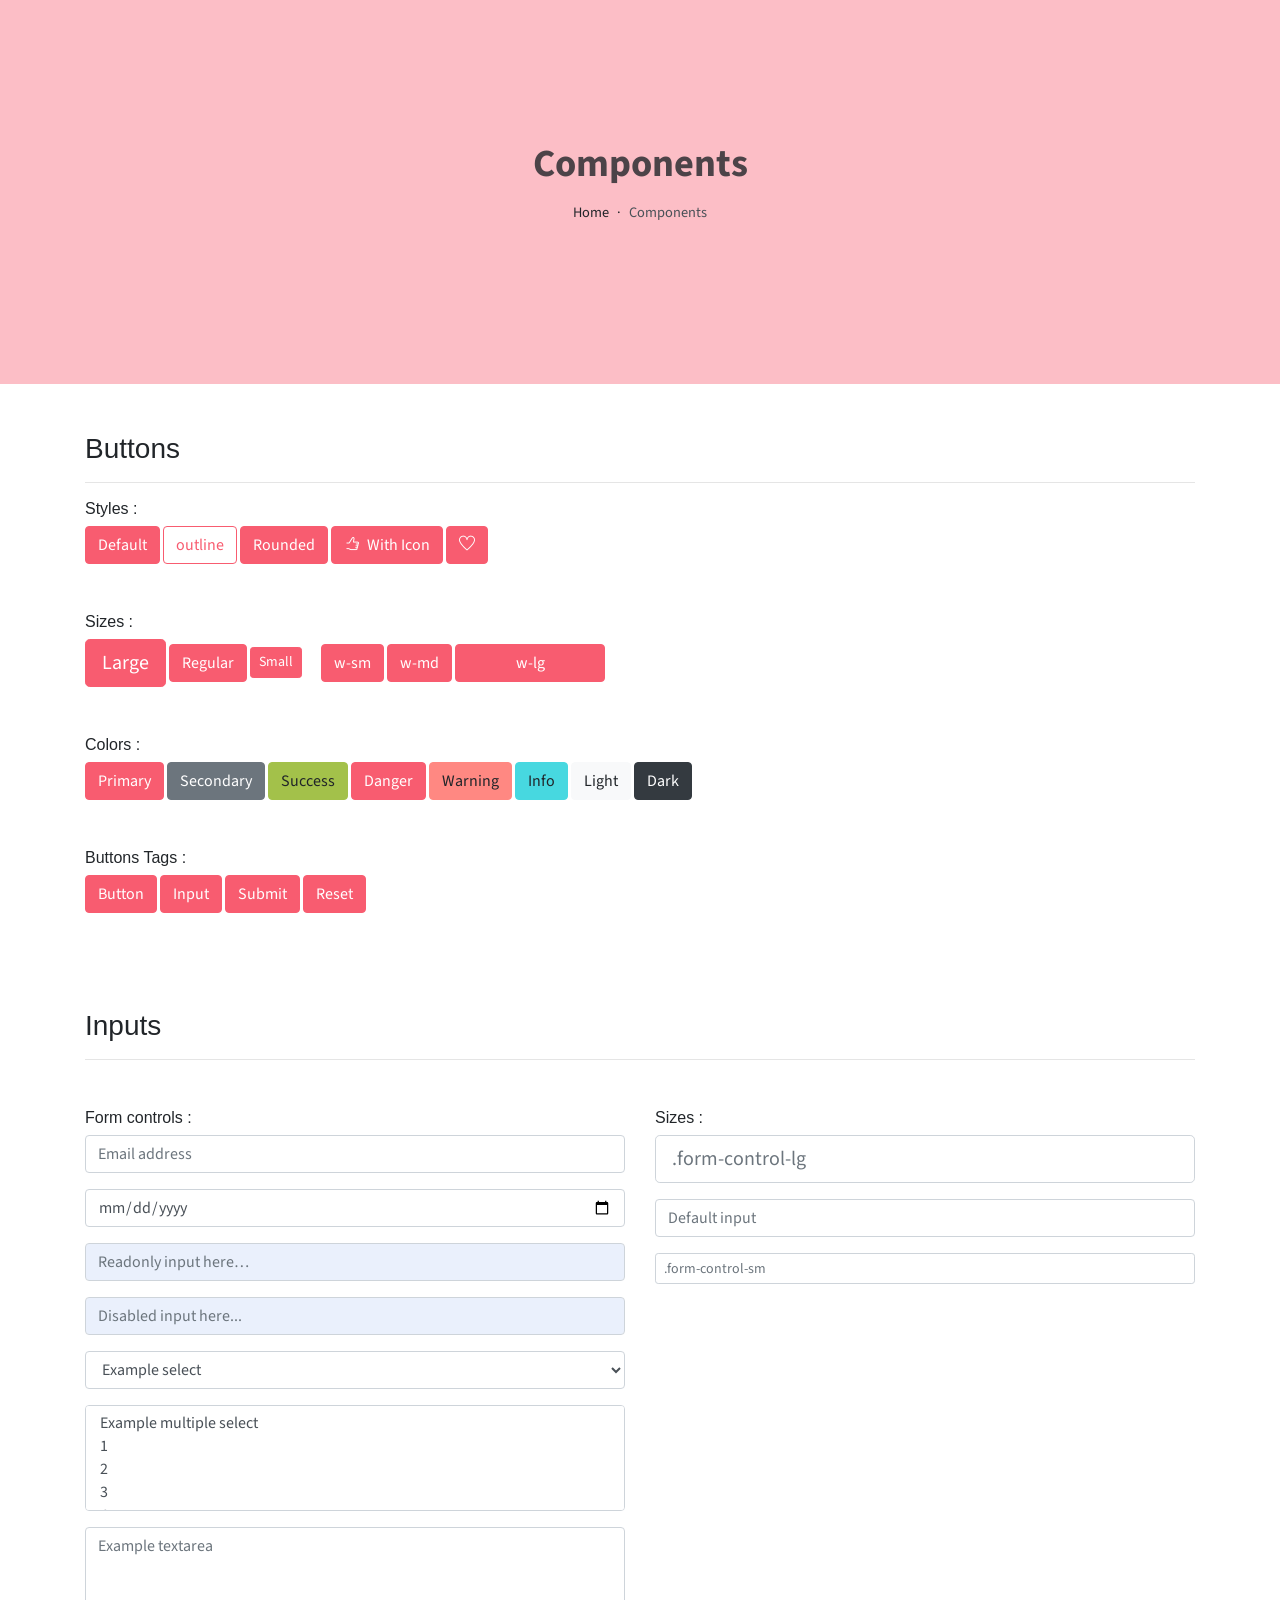
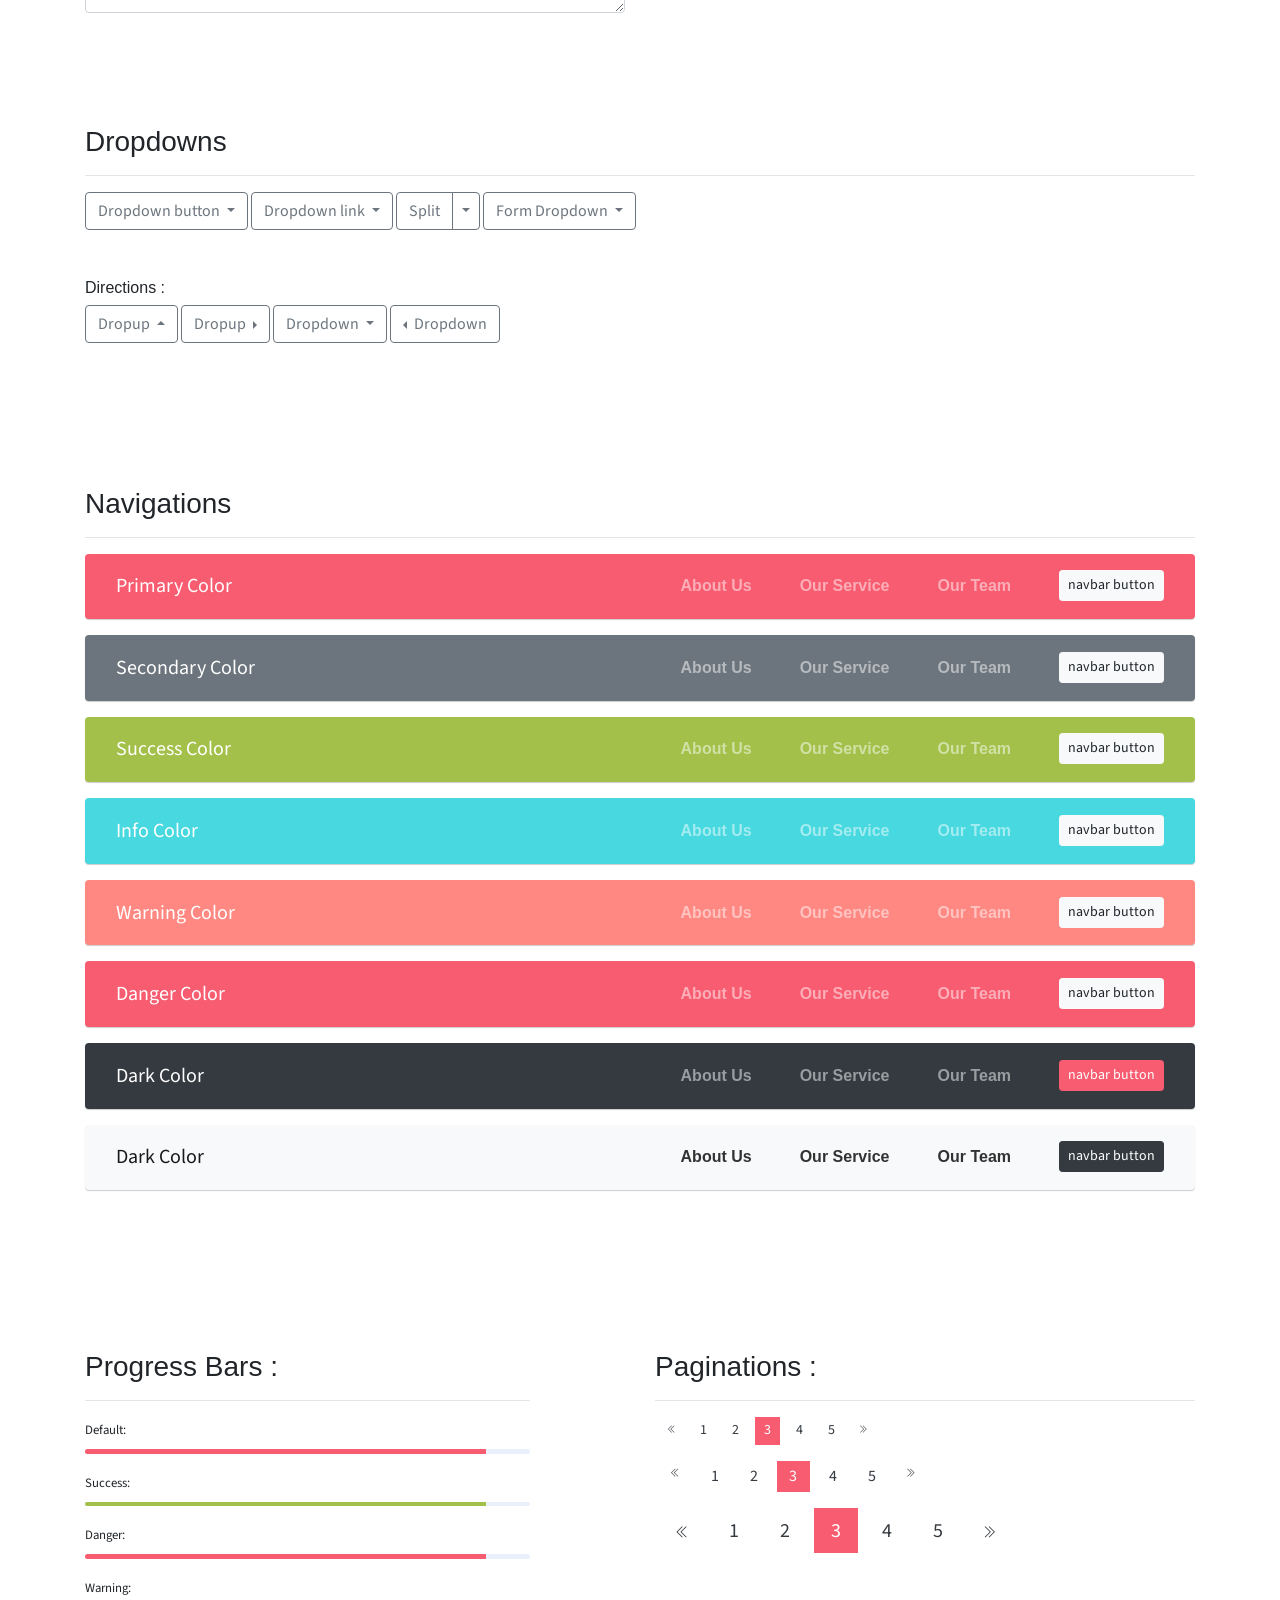
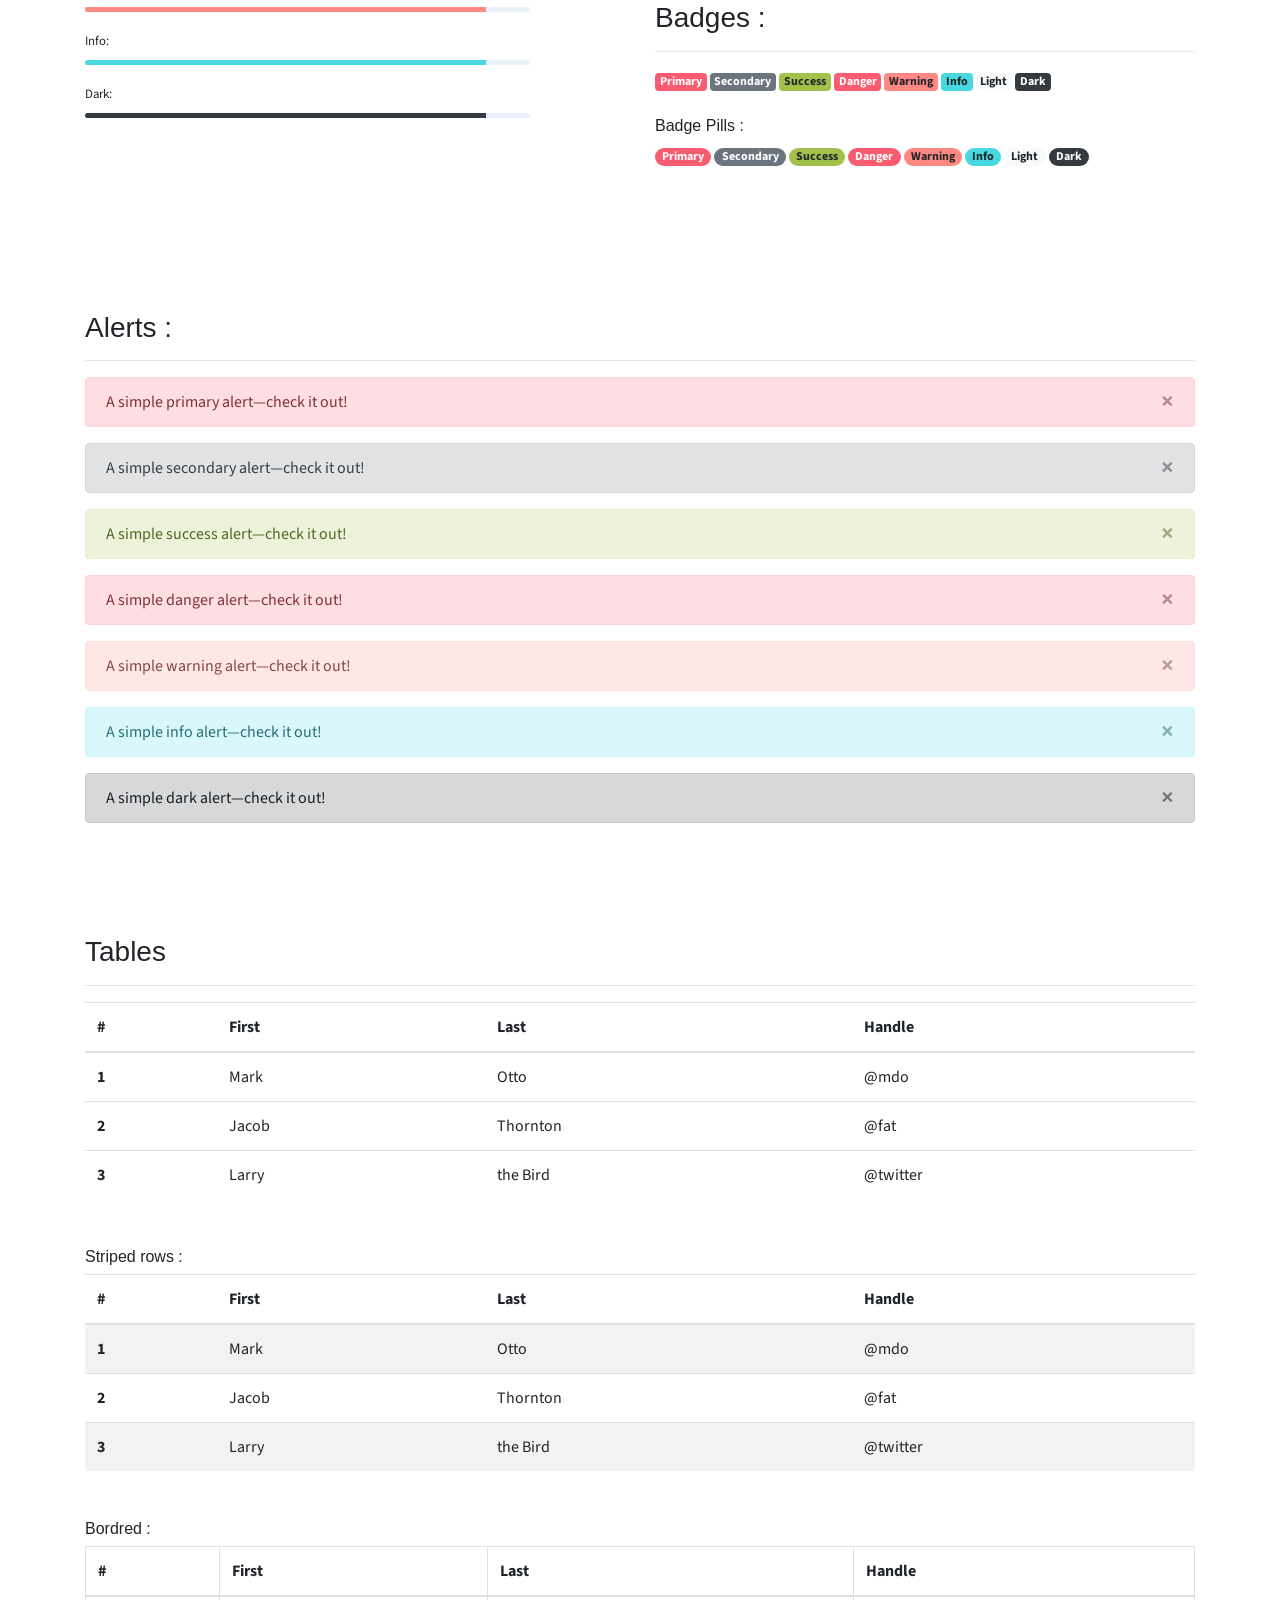
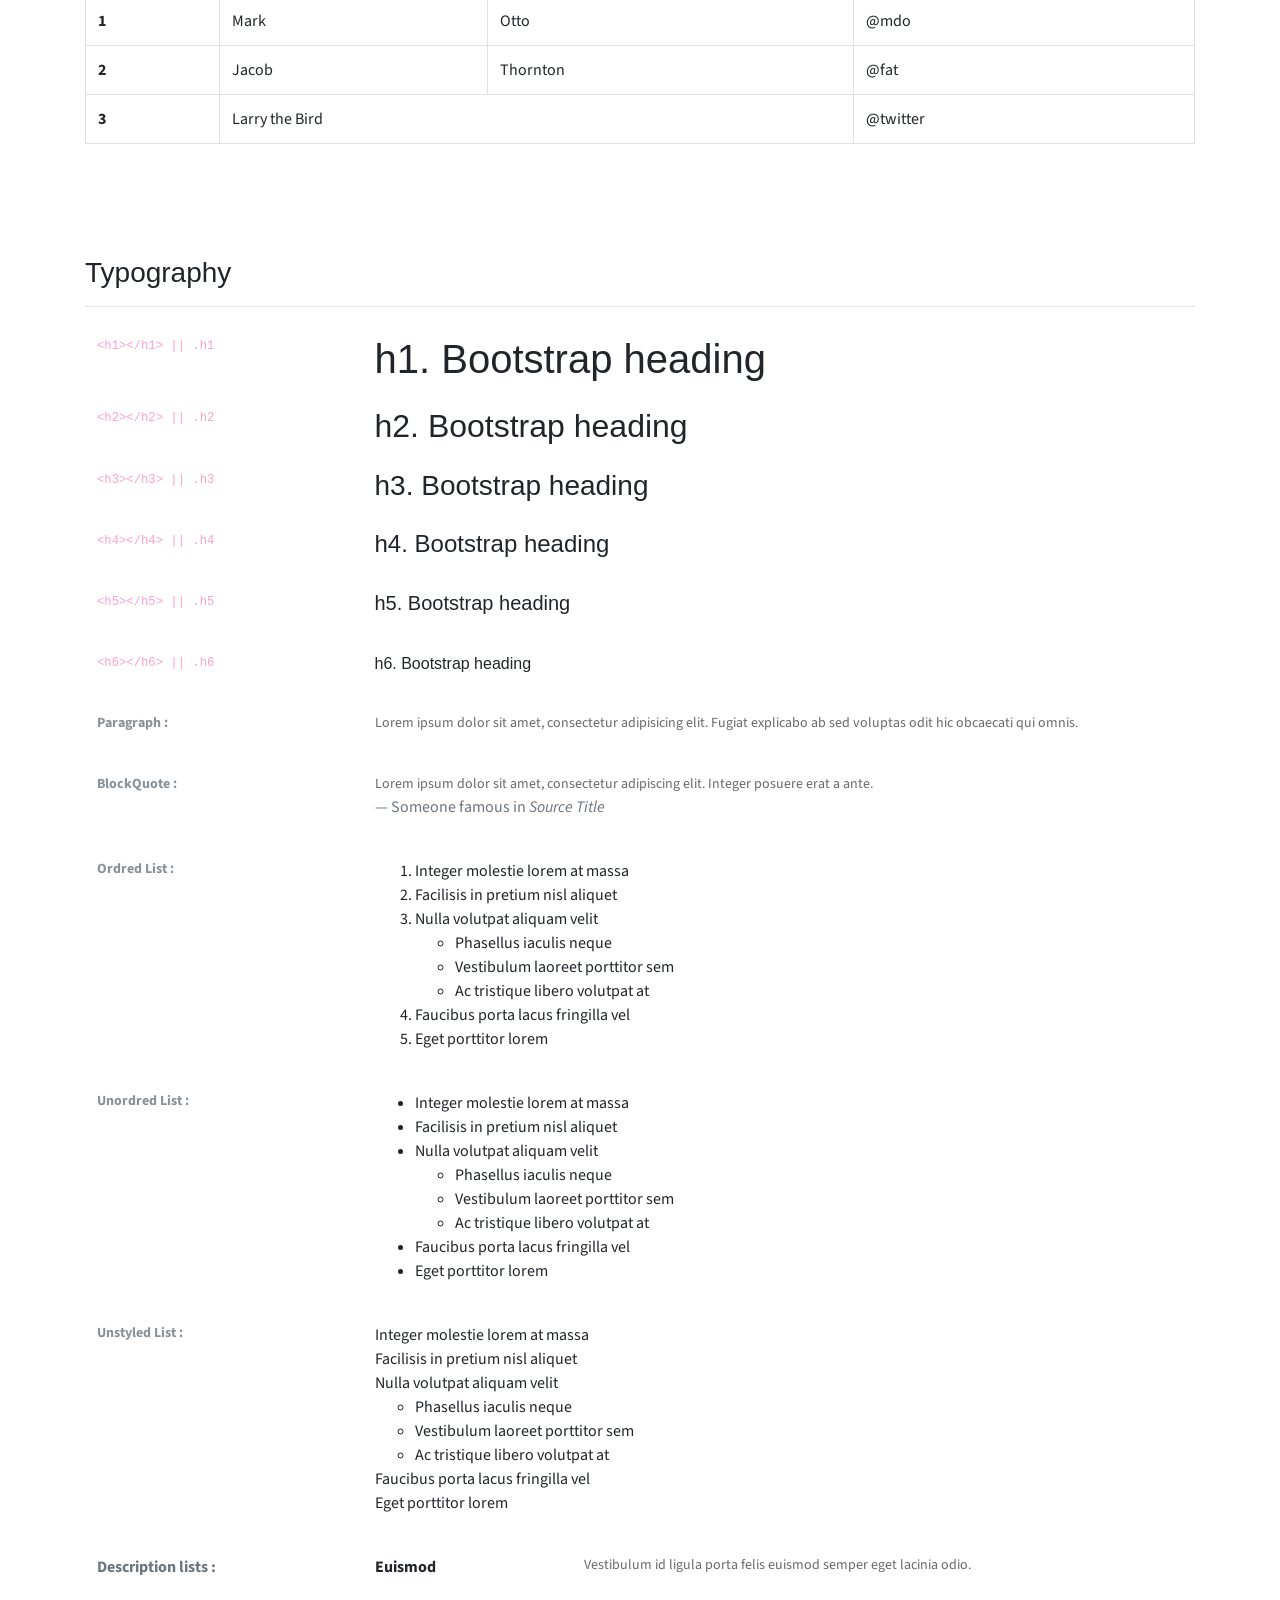
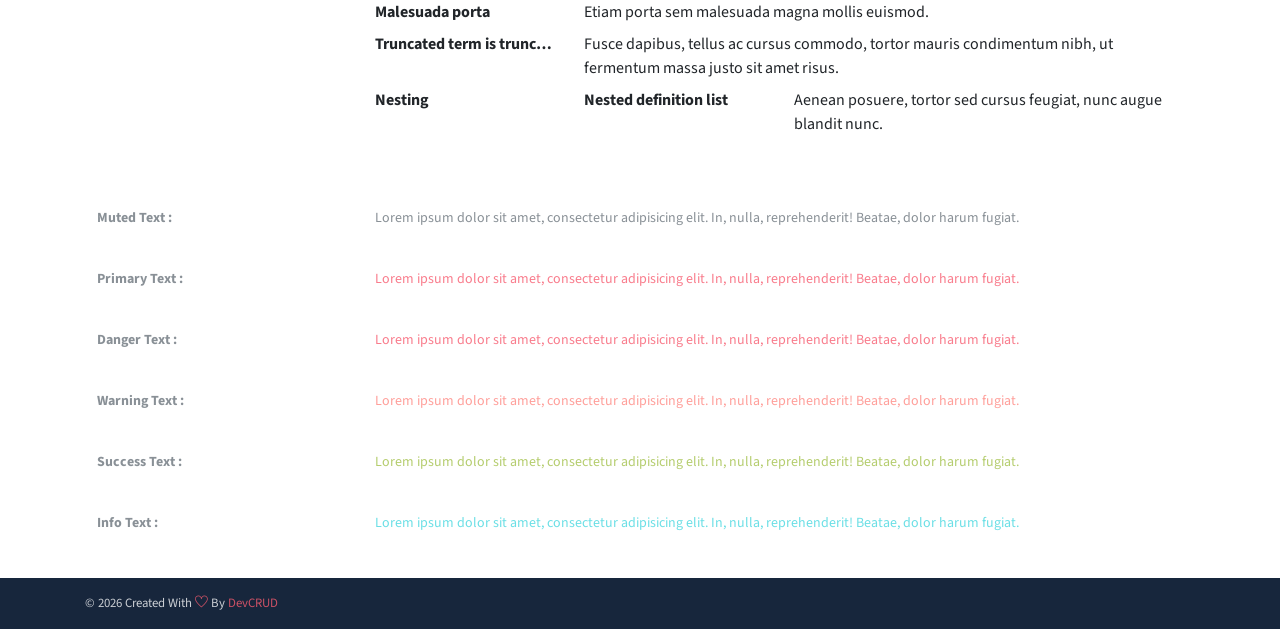
<file: public_html/components.html>
<!DOCTYPE html>
<html lang="en">
<head>
   <meta charset="utf-8">
   <meta name="viewport" content="width=device-width, initial-scale=1, shrink-to-fit=no">
   <meta name="description" content="Start your development with JohnDoe landing page.">
   <meta name="author" content="Devcrud">
   <title>JohnDoe Landing page | Components</title>
   <link rel="icon" href="assets/imgs/favicon.png" type="image/png">
   <!-- font icons -->
   <link rel="stylesheet" href="assets/vendors/themify-icons/css/themify-icons.css">
   <!-- Bootstrap + Steller  -->
   <link rel="stylesheet" href="assets/css/johndoe.css">
</head>
<body>

   <!-- Page Header -->
   <header class="header header-mini"> 
      <div class="header-title">Components</div> 
      <nav aria-label="breadcrumb">
         <ol class="breadcrumb">
            <li class="breadcrumb-item"><a href="/">Home</a></li>
            <li class="breadcrumb-item active" aria-current="page">Components</li>
         </ol>
      </nav>
   </header> <!-- End Of Page Header -->

   <!-- main content -->
   <div class="container">

      <!-- Buttons -->
      <h3 class="mt-5">Buttons</h3>
      <hr>
      <h6 class="section-secondary-title">Styles :</h6>
      <button class="btn btn-primary">Default</button>
      <button class="btn btn-outline-primary">outline</button>
      <button class="btn btn-primary rounded">Rounded</button>
      <button class="btn btn-primary rounded"><i class="ti-thumb-up pr-1"></i> With Icon</button>
      <button class="btn btn-primary circle"><i class="ti-heart"></i></button>

      <h6 class="section-secondary-title mt-5">Sizes :</h6>
      <button class="btn btn-primary btn-lg">Large</button>
      <button class="btn btn-primary ">Regular</button>
      <button class="btn btn-primary btn-sm">Small</button>
      <button class="btn btn-primary w-sm ml-3">w-sm</button>
      <button class="btn btn-primary w-md">w-md</button>
      <button class="btn btn-primary w-lg">w-lg</button>

      <h6 class="section-secondary-title mt-5">Colors :</h6>          
      <button type="button" class="btn btn-primary">Primary</button>
      <button type="button" class="btn btn-secondary">Secondary</button>
      <button type="button" class="btn btn-success">Success</button>
      <button type="button" class="btn btn-danger">Danger</button>
      <button type="button" class="btn btn-warning">Warning</button>
      <button type="button" class="btn btn-info">Info</button>
      <button type="button" class="btn btn-light">Light</button>
      <button type="button" class="btn btn-dark">Dark</button>

      <h6 class="section-secondary-title mt-5">Buttons Tags :</h6>
      <button class="btn btn-primary" type="submit">Button</button>
      <input class="btn btn-primary" type="button" value="Input">
      <input class="btn btn-primary" type="submit" value="Submit">
      <input class="btn btn-primary" type="reset" value="Reset">
      
      <!-- devider -->
      <div class="py-5"></div>

      <!-- Inputs -->
      <h3>Inputs</h3>
      <hr>
      <div class="row mt-5">
         <div class="col-md-6">
            <h6 class="section-secondary-title">Form controls :</h6>        
            <div class="form-group">
               <input type="email" class="form-control" id="exampleFormControlInput1" placeholder="Email address">
            </div>
            <div class="form-group">
               <input type="date" class="form-control" id="exampleFormControlInput1" placeholder="Date">
            </div>
            <div class="form-group">
               <input class="form-control" type="text" placeholder="Readonly input here…" readonly>
            </div>
            <div class="form-group">
               <input class="form-control" id="disabledInput" type="text" placeholder="Disabled input here..." disabled>
            </div>
            <div class="form-group">
               <select class="form-control" id="exampleFormControlSelect1">
                  <option>Example select</option>
                  <option>1</option>
                  <option>2</option>
                  <option>3</option>
                  <option>4</option>
                  <option>5</option>
               </select>
            </div>
            <div class="form-group">
               <select multiple class="form-control" id="exampleFormControlSelect2">
                  <option>Example multiple select</option>
                  <option>1</option>
                  <option>2</option>
                  <option>3</option>
                  <option>4</option>
                  <option>5</option>
               </select>
            </div>
            <div class="form-group">
               <textarea class="form-control" id="exampleFormControlTextarea1" rows="3" placeholder="Example textarea"></textarea>
            </div>
         </div>
         <div class="col-md-6">
            <h6 class="section-secondary-title">Sizes :</h6>    
            <div class="form-group">
               <input class="form-control form-control-lg" type="text" placeholder=".form-control-lg">             
            </div>
            <div class="form-group">
               <input class="form-control" type="text" placeholder="Default input">
            </div>
            <div class="form-group">
               <input class="form-control form-control-sm" type="text" placeholder=".form-control-sm"> 
            </div>
         </div>
      </div> <!-- end of inputs -->   

      <!-- devider -->
      <div class="py-5"></div>             

      <!-- Dropdowns -->
      <h3 class="components-section-title font-weight-normal">Dropdowns</h3>
      <hr>
      <div class="dropdown d-inline-block">
         <button class="btn btn-outline-secondary dropdown-toggle" type="button" id="dropdownMenuButton" data-toggle="dropdown" aria-haspopup="true" aria-expanded="false">
         Dropdown button
         </button>
         <div class="dropdown-menu" aria-labelledby="dropdownMenuButton">
         <a class="dropdown-item" href="#">Action</a>
         <a class="dropdown-item" href="#">Another action</a>
         <a class="dropdown-item" href="#">Something else here</a>
         </div>
      </div>
      <div class="dropdown d-inline-block">
         <a class="btn btn-outline-secondary dropdown-toggle" href="#" role="button" id="dropdownMenuLink" data-toggle="dropdown" aria-haspopup="true" aria-expanded="false">
            Dropdown link
         </a>
         <div class="dropdown-menu" aria-labelledby="dropdownMenuLink">
            <a class="dropdown-item" href="#">Action</a>
            <a class="dropdown-item" href="#">Another action</a>
            <a class="dropdown-item" href="#">Something else here</a>
         </div>
      </div>
      <div class="btn-group">
         <button type="button" class="btn btn-outline-secondary">Split</button>
         <button type="button" class="btn btn-outline-secondary dropdown-toggle dropdown-toggle-split" data-toggle="dropdown" aria-haspopup="true" aria-expanded="false">
         <span class="sr-only">Toggle Dropdown</span>
         </button>
         <div class="dropdown-menu">
            <a class="dropdown-item" href="#">Action</a>
            <a class="dropdown-item" href="#">Another action</a>
            <a class="dropdown-item" href="#">Something else here</a>
            <div class="dropdown-divider"></div>
            <a class="dropdown-item" href="#">Separated link</a>
         </div>
      </div>
      <div class="btn-group">
         <button class="btn btn-outline-secondary dropdown-toggle" type="button" id="dropdownMenuButton" data-toggle="dropdown" aria-haspopup="true" aria-expanded="false">
            Form Dropdown
         </button>
         <div class="dropdown-menu form">
            <form class="px-4 py-3">
               <div class="form-group">
                  <input type="email" class="form-control" id="exampleDropdownFormEmail1" placeholder="email@example.com">
               </div>
               <div class="form-group">
                  <input type="password" class="form-control" id="exampleDropdownFormPassword1" placeholder="Password">
               </div>
               <div class="form-check mb-3">
                  <input type="checkbox" class="form-check-input" id="dropdownCheck">
                  <label class="form-check-label" for="dropdownCheck">
                     Remember me
                  </label>
               </div>
               <button type="submit" class="btn btn-primary btn-block">Sign in</button>
            </form>
            <div class="dropdown-divider"></div>
            <a class="dropdown-item" href="#"><small>New around here? Sign up</small></a>
            <a class="dropdown-item" href="#"><small>Forgot password?</small></a>
         </div>
      </div>       
      <h6 class="section-secondary-title mt-5">Directions :</h6>  
      <div class="btn-group dropup">
         <button type="button" class="btn btn-outline-secondary dropdown-toggle" data-toggle="dropdown" aria-haspopup="true" aria-expanded="false">
            Dropup
         </button>
         <div class="dropdown-menu">
            <a class="dropdown-item" href="#">Action</a>
            <a class="dropdown-item" href="#">Another action</a>
            <a class="dropdown-item" href="#">Something else here</a>
            <div class="dropdown-divider"></div>
            <a class="dropdown-item" href="#">Separated link</a>
         </div>
      </div>
      <div class="btn-group dropright">
         <button type="button" class="btn btn-outline-secondary dropdown-toggle" data-toggle="dropdown" aria-haspopup="true" aria-expanded="false">
            Dropup
         </button>
         <div class="dropdown-menu">
            <a class="dropdown-item" href="#">Action</a>
            <a class="dropdown-item" href="#">Another action</a>
            <a class="dropdown-item" href="#">Something else here</a>
            <div class="dropdown-divider"></div>
            <a class="dropdown-item" href="#">Separated link</a>
         </div>
      </div>
      <div class="btn-group">
         <button type="button" class="btn btn-outline-secondary dropdown-toggle" data-toggle="dropdown" aria-haspopup="true" aria-expanded="false">
            Dropdown
         </button>
         <div class="dropdown-menu">
            <a class="dropdown-item" href="#">Action</a>
            <a class="dropdown-item" href="#">Another action</a>
            <a class="dropdown-item" href="#">Something else here</a>
            <div class="dropdown-divider"></div>
            <a class="dropdown-item" href="#">Separated link</a>
         </div>
      </div>
      <div class="btn-group dropleft">
         <button type="button" class="btn btn-outline-secondary dropdown-toggle" data-toggle="dropdown" aria-haspopup="true" aria-expanded="false">
            Dropdown
         </button>
         <div class="dropdown-menu">
            <a class="dropdown-item" href="#">Action</a>
            <a class="dropdown-item" href="#">Another action</a>
            <a class="dropdown-item" href="#">Something else here</a>
            <div class="dropdown-divider"></div>
            <a class="dropdown-item" href="#">Separated link</a>
         </div>
      </div> <!-- end of Dropdowns -->  

      <!-- devider -->
      <div class="py-5"></div>   

      <!-- navbars -->
      <h3 class="components-section-title font-weight-normal mt-5">Navigations</h3>
      <hr>
      <nav class="navbar navbar-expand-sm navbar-dark bg-primary rounded shadow mb-3">
         <div class="container">
            <a class="navbar-brand" href="#">Primary Color</a>
            <button class="navbar-toggler ml-auto" type="button" data-toggle="collapse" data-target="#navbarSupportedContent" aria-controls="navbarSupportedContent" aria-expanded="false" aria-label="Toggle navigation">
            <span class="navbar-toggler-icon"></span>
            </button>
            <div class="collapse navbar-collapse" id="navbarSupportedContent">
               <ul class="navbar-nav ml-auto"> 
                  <li class="nav-item">
                     <a class="nav-link" href="#about">About Us</a>
                  </li>
                  <li class="nav-item">
                     <a class="nav-link" href="#service">Our Service</a>
                  </li>
                  <li class="nav-item">
                     <a class="nav-link" href="#team">Our Team</a>
                  </li>
                  <li class="nav-item">
                     <a href="#book-table" class="ml-4 mt-1 btn btn-light btn-sm">navbar button</a>
                  </li>
               </ul>                       
            </div>
         </div>
      </nav>
      <nav class="navbar navbar-expand-sm navbar-dark bg-secondary rounded shadow mb-3">
         <div class="container">
            <a class="navbar-brand" href="#">Secondary Color</a>
            <button class="navbar-toggler ml-auto" type="button" data-toggle="collapse" data-target="#navbarSupportedContent" aria-controls="navbarSupportedContent" aria-expanded="false" aria-label="Toggle navigation">
            <span class="navbar-toggler-icon"></span>
            </button>
            <div class="collapse navbar-collapse" id="navbarSupportedContent">
               <ul class="navbar-nav ml-auto"> 
                  <li class="nav-item">
                     <a class="nav-link" href="#about">About Us</a>
                  </li>
                  <li class="nav-item">
                     <a class="nav-link" href="#service">Our Service</a>
                  </li>
                  <li class="nav-item">
                     <a class="nav-link" href="#team">Our Team</a>
                  </li>
                  <li class="nav-item">
                     <a href="#book-table" class="ml-4 mt-1 btn btn-light btn-sm">navbar button</a>
                  </li>
               </ul>                       
            </div>
         </div>
      </nav>
      <nav class="navbar navbar-expand-sm navbar-dark bg-success rounded shadow mb-3">
         <div class="container">
            <a class="navbar-brand" href="#">Success Color</a>
            <button class="navbar-toggler ml-auto" type="button" data-toggle="collapse" data-target="#navbarSupportedContent" aria-controls="navbarSupportedContent" aria-expanded="false" aria-label="Toggle navigation">
            <span class="navbar-toggler-icon"></span>
            </button>
            <div class="collapse navbar-collapse" id="navbarSupportedContent">
               <ul class="navbar-nav ml-auto"> 
                  <li class="nav-item">
                     <a class="nav-link" href="#about">About Us</a>
                  </li>
                  <li class="nav-item">
                     <a class="nav-link" href="#service">Our Service</a>
                  </li>
                  <li class="nav-item">
                     <a class="nav-link" href="#team">Our Team</a>
                  </li>
                  <li class="nav-item">
                     <a href="#book-table" class="ml-4 mt-1 btn btn-light btn-sm">navbar button</a>
                  </li>
               </ul>                       
            </div>
         </div>
      </nav>
      <nav class="navbar navbar-expand-sm navbar-dark bg-info rounded shadow mb-3">
         <div class="container">
            <a class="navbar-brand" href="#">Info Color</a>
            <button class="navbar-toggler ml-auto" type="button" data-toggle="collapse" data-target="#navbarSupportedContent" aria-controls="navbarSupportedContent" aria-expanded="false" aria-label="Toggle navigation">
            <span class="navbar-toggler-icon"></span>
            </button>
            <div class="collapse navbar-collapse" id="navbarSupportedContent">
               <ul class="navbar-nav ml-auto"> 
                  <li class="nav-item">
                     <a class="nav-link" href="#about">About Us</a>
                  </li>
                  <li class="nav-item">
                     <a class="nav-link" href="#service">Our Service</a>
                  </li>
                  <li class="nav-item">
                     <a class="nav-link" href="#team">Our Team</a>
                  </li>
                  <li class="nav-item">
                     <a href="#book-table" class="ml-4 mt-1 btn btn-light btn-sm">navbar button</a>
                  </li>
               </ul>                       
            </div>
         </div>
      </nav>
      <nav class="navbar navbar-expand-sm navbar-dark bg-warning rounded shadow mb-3">
         <div class="container">
            <a class="navbar-brand" href="#">Warning Color</a>
            <button class="navbar-toggler ml-auto" type="button" data-toggle="collapse" data-target="#navbarSupportedContent" aria-controls="navbarSupportedContent" aria-expanded="false" aria-label="Toggle navigation">
            <span class="navbar-toggler-icon"></span>
            </button>
            <div class="collapse navbar-collapse" id="navbarSupportedContent">
               <ul class="navbar-nav ml-auto"> 
                  <li class="nav-item">
                     <a class="nav-link" href="#about">About Us</a>
                  </li>
                  <li class="nav-item">
                     <a class="nav-link" href="#service">Our Service</a>
                  </li>
                  <li class="nav-item">
                     <a class="nav-link" href="#team">Our Team</a>
                  </li>
                  <li class="nav-item">
                     <a href="#book-table" class="ml-4 mt-1 btn btn-light btn-sm">navbar button</a>
                  </li>
               </ul>                       
            </div>
         </div>
      </nav>
      <nav class="navbar navbar-expand-sm navbar-dark bg-danger rounded shadow mb-3">
         <div class="container">
            <a class="navbar-brand" href="#">Danger Color</a>
            <button class="navbar-toggler ml-auto" type="button" data-toggle="collapse" data-target="#navbarSupportedContent" aria-controls="navbarSupportedContent" aria-expanded="false" aria-label="Toggle navigation">
            <span class="navbar-toggler-icon"></span>
            </button>
            <div class="collapse navbar-collapse" id="navbarSupportedContent">
               <ul class="navbar-nav ml-auto"> 
                  <li class="nav-item">
                     <a class="nav-link" href="#about">About Us</a>
                  </li>
                  <li class="nav-item">
                     <a class="nav-link" href="#service">Our Service</a>
                  </li>
                  <li class="nav-item">
                     <a class="nav-link" href="#team">Our Team</a>
                  </li>
                  <li class="nav-item">
                     <a href="#book-table" class="ml-4 mt-1 btn btn-light btn-sm">navbar button</a>
                  </li>
               </ul>                       
            </div>
         </div>
      </nav>
      <nav class="navbar navbar-expand-sm navbar-dark bg-dark rounded shadow mb-3">
         <div class="container">
            <a class="navbar-brand" href="#">Dark Color</a>
            <button class="navbar-toggler ml-auto" type="button" data-toggle="collapse" data-target="#navbarSupportedContent" aria-controls="navbarSupportedContent" aria-expanded="false" aria-label="Toggle navigation">
            <span class="navbar-toggler-icon"></span>
            </button>
            <div class="collapse navbar-collapse" id="navbarSupportedContent">
               <ul class="navbar-nav ml-auto"> 
                  <li class="nav-item">
                     <a class="nav-link" href="#about">About Us</a>
                  </li>
                  <li class="nav-item">
                     <a class="nav-link" href="#service">Our Service</a>
                  </li>
                  <li class="nav-item">
                     <a class="nav-link" href="#team">Our Team</a>
                  </li>
                  <li class="nav-item">
                     <a href="#book-table" class="ml-4 mt-1 btn btn-primary btn-sm">navbar button</a>
                  </li>
               </ul>                       
            </div>
         </div>
      </nav>
      <nav class="navbar navbar-expand-sm navbar-light bg-light rounded shadow mb-3">
         <div class="container">
            <a class="navbar-brand" href="#">Dark Color</a>
            <button class="navbar-toggler ml-auto" type="button" data-toggle="collapse" data-target="#navbarSupportedContent" aria-controls="navbarSupportedContent" aria-expanded="false" aria-label="Toggle navigation">
            <span class="navbar-toggler-icon"></span>
            </button>
            <div class="collapse navbar-collapse" id="navbarSupportedContent">
               <ul class="navbar-nav ml-auto"> 
                  <li class="nav-item">
                     <a class="nav-link" href="#about">About Us</a>
                  </li>
                  <li class="nav-item">
                     <a class="nav-link" href="#service">Our Service</a>
                  </li>
                  <li class="nav-item">
                     <a class="nav-link" href="#team">Our Team</a>
                  </li>
                  <li class="nav-item">
                     <a href="#book-table" class="ml-4 mt-1 btn btn-dark btn-sm">navbar button</a>
                  </li>
               </ul>                       
            </div>
         </div>
      </nav>
      <!-- End of navbars -->

      <!-- devider -->
      <div class="py-5"></div>   
      
      <!-- progress bars -->
      <div class="row justify-content-between">
         <div class="col-md-5">
            <h3 class="components-section-title font-weight-normal mt-5">Progress Bars :</h3>
            <hr>
            <small>Default: </small>
            <div class="progress mt-2 mb-3">
               <div class="progress-bar" role="progressbar" style="width: 90%" aria-valuenow="25" aria-valuemin="0" aria-valuemax="100"></div>
            </div>
            <small>Success:</small>
            <div class="progress mt-2 mb-3">
               <div class="progress-bar bg-success" role="progressbar" style="width: 90%" aria-valuenow="25" aria-valuemin="0" aria-valuemax="100"></div>
            </div>
            <small>Danger:</small>
            <div class="progress mt-2 mb-3">
               <div class="progress-bar bg-danger" role="progressbar" style="width: 90%" aria-valuenow="25" aria-valuemin="0" aria-valuemax="100"></div>
            </div>
            <small>Warning:</small>
            <div class="progress mt-2 mb-3">
               <div class="progress-bar bg-warning" role="progressbar" style="width: 90%" aria-valuenow="25" aria-valuemin="0" aria-valuemax="100"></div>
            </div>
            <small>Info:</small>
            <div class="progress mt-2 mb-3">
               <div class="progress-bar bg-info" role="progressbar" style="width: 90%" aria-valuenow="25" aria-valuemin="0" aria-valuemax="100"></div>
            </div>
            <small>Dark:</small>
            <div class="progress mt-2 mb-3">
               <div class="progress-bar bg-dark" role="progressbar" style="width: 90%" aria-valuenow="25" aria-valuemin="0" aria-valuemax="100"></div>
            </div>
         </div>
         <div class="col-md-6">
            <h3 class="components-section-title font-weight-normal mt-5">Paginations :</h3>
            <hr>
            <nav aria-label="Page navigation example">
               <ul class="pagination pagination-sm">
                  <li class="page-item"><a class="page-link" href="#"><i class="ti-angle-double-left"></i></a></li>
                  <li class="page-item"><a class="page-link" href="#">1</a></li>
                  <li class="page-item"><a class="page-link" href="#">2</a></li>
                  <li class="page-item active"><a class="page-link" href="#">3</a></li>
                  <li class="page-item"><a class="page-link" href="#">4</a></li>
                  <li class="page-item"><a class="page-link" href="#">5</a></li>
                  <li class="page-item"><a class="page-link" href="#"><i class="ti-angle-double-right"></i></a></li>
               </ul>
            </nav>
            <nav aria-label="Page navigation example">
               <ul class="pagination">
               <li class="page-item"><a class="page-link" href="#"><i class="ti-angle-double-left"></i></a></li>
                  <li class="page-item"><a class="page-link" href="#">1</a></li>
                  <li class="page-item"><a class="page-link" href="#">2</a></li>
                  <li class="page-item active"><a class="page-link" href="#">3</a></li>
                  <li class="page-item"><a class="page-link" href="#">4</a></li>
                  <li class="page-item"><a class="page-link" href="#">5</a></li>
                  <li class="page-item"><a class="page-link" href="#"><i class="ti-angle-double-right"></i></a></li>
               </ul>
            </nav>
            <nav aria-label="Page navigation example">
               <ul class="pagination pagination-lg">
                  <li class="page-item"><a class="page-link" href="#"><i class="ti-angle-double-left"></i></a></li>
                  <li class="page-item"><a class="page-link" href="#">1</a></li>
                  <li class="page-item"><a class="page-link" href="#">2</a></li>
                  <li class="page-item active"><a class="page-link" href="#">3</a></li>
                  <li class="page-item"><a class="page-link" href="#">4</a></li>
                  <li class="page-item"><a class="page-link" href="#">5</a></li>
                  <li class="page-item"><a class="page-link" href="#"><i class="ti-angle-double-right"></i></a></li>
               </ul>
            </nav>

            <!-- Badges -->
            <h3 class="components-section-title font-weight-normal mt-5">Badges :</h3>
            <hr>
            <span class="badge badge-primary">Primary</span>
            <span class="badge badge-secondary">Secondary</span>
            <span class="badge badge-success">Success</span>
            <span class="badge badge-danger">Danger</span>
            <span class="badge badge-warning">Warning</span>
            <span class="badge badge-info">Info</span>
            <span class="badge badge-light">Light</span>
            <span class="badge badge-dark">Dark</span>
            <h6 class="section-secondary-title mt-4 mb-2">Badge Pills :</h6>
            <span class="badge badge-pill badge-primary">Primary</span>
            <span class="badge badge-pill badge-secondary">Secondary</span>
            <span class="badge badge-pill badge-success">Success</span>
            <span class="badge badge-pill badge-danger">Danger</span>
            <span class="badge badge-pill badge-warning">Warning</span>
            <span class="badge badge-pill badge-info">Info</span>
            <span class="badge badge-pill badge-light">Light</span>
            <span class="badge badge-pill badge-dark">Dark</span>
         </div>
      </div> <!-- End of Progress bars -->

      <!-- devider -->
      <div class="py-5"></div>  

      <!-- Alerts -->
      <h3 class="components-section-title font-weight-normal mt-5">Alerts :</h3>
      <hr>
      <div class="alert alert-primary alert-dismissible fade show" role="alert">
         A simple primary alert—check it out!
         <button type="button" class="close" data-dismiss="alert" aria-label="Close">
            <span aria-hidden="true">&times;</span>
         </button>
      </div>
      <div class="alert alert-secondary alert-dismissible fade show" role="alert">
         A simple secondary alert—check it out!
         <button type="button" class="close" data-dismiss="alert" aria-label="Close">
            <span aria-hidden="true">&times;</span>
         </button>
      </div>
      <div class="alert alert-success alert-dismissible fade show" role="alert">
         A simple success alert—check it out!
         <button type="button" class="close" data-dismiss="alert" aria-label="Close">
            <span aria-hidden="true">&times;</span>
         </button>
      </div>
      <div class="alert alert-danger alert-dismissible fade show" role="alert">
         A simple danger alert—check it out!
         <button type="button" class="close" data-dismiss="alert" aria-label="Close">
            <span aria-hidden="true">&times;</span>
         </button>
      </div>
      <div class="alert alert-warning alert-dismissible fade show" role="alert">
         A simple warning alert—check it out!
         <button type="button" class="close" data-dismiss="alert" aria-label="Close">
            <span aria-hidden="true">&times;</span>
         </button>
      </div>
      <div class="alert alert-info alert-dismissible fade show" role="alert">
         A simple info alert—check it out!
         <button type="button" class="close" data-dismiss="alert" aria-label="Close">
            <span aria-hidden="true">&times;</span>
         </button>
      </div>
      <div class="alert alert-dark alert-dismissible fade show" role="alert">
         A simple dark alert—check it out!
         <button type="button" class="close" data-dismiss="alert" aria-label="Close">
            <span aria-hidden="true">&times;</span>
         </button>
      </div>
      <!-- end of alerts -->

      <!-- devider -->
      <div class="py-5"></div> 
   
      <!-- tables -->
      <h3 class="components-section-title">Tables</h3>
      <hr>
      <table class="table">
         <thead>
            <tr>
               <th scope="col">#</th>
               <th scope="col">First</th>
               <th scope="col">Last</th>
               <th scope="col">Handle</th>
            </tr>
         </thead>
         <tbody>
            <tr>
               <th scope="row">1</th>
               <td>Mark</td>
               <td>Otto</td>
               <td>@mdo</td>
            </tr>
            <tr>
               <th scope="row">2</th>
               <td>Jacob</td>
               <td>Thornton</td>
               <td>@fat</td>
            </tr>
            <tr>
               <th scope="row">3</th>
               <td>Larry</td>
               <td>the Bird</td>
               <td>@twitter</td>
            </tr>
         </tbody>
      </table>

      <h6 class="section-secondary-title mt-5">Striped rows :</h6>
      <table class="table table-striped">
         <thead>
            <tr>
               <th scope="col">#</th>
               <th scope="col">First</th>
               <th scope="col">Last</th>
               <th scope="col">Handle</th>
            </tr>
         </thead>
         <tbody>
            <tr>
               <th scope="row">1</th>
               <td>Mark</td>
               <td>Otto</td>
               <td>@mdo</td>
            </tr>
            <tr>
               <th scope="row">2</th>
               <td>Jacob</td>
               <td>Thornton</td>
               <td>@fat</td>
            </tr>
            <tr>
               <th scope="row">3</th>
               <td>Larry</td>
               <td>the Bird</td>
               <td>@twitter</td>
            </tr>
         </tbody>
      </table>

      <h6 class="section-secondary-title mt-5">Bordred :</h6>
      <table class="table table-bordered">
         <thead>
            <tr>
               <th scope="col">#</th>
               <th scope="col">First</th>
               <th scope="col">Last</th>
               <th scope="col">Handle</th>
            </tr>
         </thead>
         <tbody>
            <tr>
               <th scope="row">1</th>
               <td>Mark</td>
               <td>Otto</td>
               <td>@mdo</td>
            </tr>
            <tr>
               <th scope="row">2</th>
               <td>Jacob</td>
               <td>Thornton</td>
               <td>@fat</td>
            </tr>
            <tr>
               <th scope="row">3</th>
               <td colspan="2">Larry the Bird</td>
               <td>@twitter</td>
            </tr>
         </tbody>
      </table>
      <!-- end of tables -->

      <!-- devider -->
      <div class="py-5"></div> 

      <!-- typography -->
      <h3 class="components-section-title">Typography</h3>
      <hr>
     
      <table class="table table-borderless v-align-center">
         <tbody>
            <tr>
               <td>
                  <p><code class="highlighter-rouge">&lt;h1&gt;&lt;/h1&gt; || .h1</code></p>
               </td>
               <td class="w-75"><span class="h1">h1. Bootstrap heading</span></td>
            </tr>
            <tr>
               <td>
                  <p><code class="highlighter-rouge">&lt;h2&gt;&lt;/h2&gt; || .h2</code></p>
               </td>
               <td><span class="h2">h2. Bootstrap heading</span></td>
            </tr>
            <tr>
               <td>
                  <p><code class="highlighter-rouge">&lt;h3&gt;&lt;/h3&gt; || .h3</code></p>
               </td>
               <td><span class="h3">h3. Bootstrap heading</span></td>
            </tr>
            <tr>
               <td>
                  <p><code class="highlighter-rouge">&lt;h4&gt;&lt;/h4&gt; || .h4</code></p>
               </td>
               <td><span class="h4">h4. Bootstrap heading</span></td>
            </tr>
            <tr>
               <td>
                  <p><code class="highlighter-rouge">&lt;h5&gt;&lt;/h5&gt; || .h5</code></p>
               </td>
               <td><span class="h5">h5. Bootstrap heading</span></td>
            </tr>
            <tr>
               <td>
                  <p><code class="highlighter-rouge">&lt;h6&gt;&lt;/h6&gt; || .h6</code></p>
               </td>
               <td><span class="h6">h6. Bootstrap heading</span></td>
            </tr>
            <tr>
               <td>
                  <p class="font-weight-bold text-muted">Paragraph :</p>
               </td>
               <td><p>Lorem ipsum dolor sit amet, consectetur adipisicing elit. Fugiat explicabo ab sed voluptas odit hic obcaecati qui omnis.</p></td>
            </tr>
            <tr>
               <td>
                  <p class="font-weight-bold text-muted">BlockQuote :</p>
               </td>
               <td>
                  <blockquote class="blockquote">
                     <p class="mb-0">Lorem ipsum dolor sit amet, consectetur adipiscing elit. Integer posuere erat a ante.</p>
                     <footer class="blockquote-footer">Someone famous in <cite title="Source Title">Source Title</cite></footer>
                  </blockquote>
               </td>
            </tr>

            
            <tr>
               <td><p class="font-weight-bold text-muted">Ordred List :</p></td>
               <td>
                  <ol>
                     <li>Integer molestie lorem at massa</li>
                     <li>Facilisis in pretium nisl aliquet</li>
                     <li>Nulla volutpat aliquam velit
                        <ul>
                           <li>Phasellus iaculis neque</li>
                           <li>Vestibulum laoreet porttitor sem</li>
                           <li>Ac tristique libero volutpat at</li>
                        </ul>
                     </li>
                     <li>Faucibus porta lacus fringilla vel</li>
                     <li>Eget porttitor lorem</li>
                  </ol>
               </td>
            </tr>
            <tr>
               <td><p class="font-weight-bold text-muted">Unordred List :</p></td>
               <td>
                  <ul >
                     <li>Integer molestie lorem at massa</li>
                     <li>Facilisis in pretium nisl aliquet</li>
                     <li>Nulla volutpat aliquam velit
                        <ul>
                           <li>Phasellus iaculis neque</li>
                           <li>Vestibulum laoreet porttitor sem</li>
                           <li>Ac tristique libero volutpat at</li>
                        </ul>
                     </li>
                     <li>Faucibus porta lacus fringilla vel</li>
                     <li>Eget porttitor lorem</li>
                  </ul>
               </td>
            </tr>
            <tr>
               <td><p class="font-weight-bold text-muted">Unstyled List :</p></td>
               <td>
                  <ul class="list-unstyled">
                     <li>Integer molestie lorem at massa</li>
                     <li>Facilisis in pretium nisl aliquet</li>
                     <li>Nulla volutpat aliquam velit
                        <ul>
                           <li>Phasellus iaculis neque</li>
                           <li>Vestibulum laoreet porttitor sem</li>
                           <li>Ac tristique libero volutpat at</li>
                        </ul>
                     </li>
                     <li>Faucibus porta lacus fringilla vel</li>
                     <li>Eget porttitor lorem</li>
                  </ul>
               </td>
            </tr>
            <tr>
               <td class="font-weight-bold text-muted">Description lists : </td>
               <td>
                  <dl class="row">
                     <dt class="col-sm-3">Euismod</dt>
                     <dd class="col-sm-9">
                        <p>Vestibulum id ligula porta felis euismod semper eget lacinia odio.</p>
                     </dd>

                     <dt class="col-sm-3">Malesuada porta</dt>
                     <dd class="col-sm-9">Etiam porta sem malesuada magna mollis euismod.</dd>

                     <dt class="col-sm-3 text-truncate">Truncated term is truncated</dt>
                     <dd class="col-sm-9">Fusce dapibus, tellus ac cursus commodo, tortor mauris condimentum nibh, ut fermentum massa justo sit amet risus.</dd>

                     <dt class="col-sm-3">Nesting</dt>
                     <dd class="col-sm-9">
                        <dl class="row">
                           <dt class="col-sm-4">Nested definition list</dt>
                           <dd class="col-sm-8">Aenean posuere, tortor sed cursus feugiat, nunc augue blandit nunc.</dd>
                        </dl>
                     </dd>
                  </dl>
               </td>
            </tr>
            <tr>
               <td>
                  <p class="font-weight-bold text-muted">Muted Text :</p>
               </td>
               <td>
                  <p class="text-muted">Lorem ipsum dolor sit amet, consectetur adipisicing elit. In, nulla, reprehenderit! Beatae, dolor harum fugiat.</p>
               </td>
            </tr>
            <tr>
               <td>
                  <p class="font-weight-bold text-muted">Primary Text :</p>
               </td>
               <td>
                  <p class="text-primary">Lorem ipsum dolor sit amet, consectetur adipisicing elit. In, nulla, reprehenderit! Beatae, dolor harum fugiat.</p>
               </td>
            </tr>
            <tr>
               <td>
                  <p class="font-weight-bold text-muted">Danger Text :</p>
               </td>
               <td>
                  <p class="text-danger">Lorem ipsum dolor sit amet, consectetur adipisicing elit. In, nulla, reprehenderit! Beatae, dolor harum fugiat.</p>
               </td>
            </tr>
            <tr>
               <td>
                  <p class="font-weight-bold text-muted">Warning Text :</p>
               </td>
               <td>
                  <p class="text-warning">Lorem ipsum dolor sit amet, consectetur adipisicing elit. In, nulla, reprehenderit! Beatae, dolor harum fugiat.</p>
               </td>
            </tr>
            <tr>
               <td>
                  <p class="font-weight-bold text-muted">Success Text :</p>
               </td>
               <td>
                  <p class="text-success">Lorem ipsum dolor sit amet, consectetur adipisicing elit. In, nulla, reprehenderit! Beatae, dolor harum fugiat.</p>
               </td>
            </tr>
            <tr>
               <td>
                  <p class="font-weight-bold text-muted">Info Text :</p>
               </td>
               <td>
                  <p class="text-info">Lorem ipsum dolor sit amet, consectetur adipisicing elit. In, nulla, reprehenderit! Beatae, dolor harum fugiat.</p>
               </td>
            </tr>
         </tbody>
      </table>
   </div>
   <!-- end of typography -->

   <!-- Page Footer -->
   <footer class="footer py-3">
        <div class="container">
            <p class="small mb-0 text-light">
                &copy; <script>document.write(new Date().getFullYear())</script> Created With <i class="ti-heart text-danger"></i> By <a href="http://devcrud.com" target="_blank"><span class="text-danger" title="Bootstrap 4 Themes and Dashboards">DevCRUD</span></a> 
            </p>
        </div>
    </footer>
   <!-- End of Page Footer -->  
   
   <!-- core  -->
   <script src="assets/vendors/jquery/jquery-3.4.1.js"></script>
   <script src="assets/vendors/bootstrap/bootstrap.bundle.js"></script>

</body>
</html>
</file>
<file: public_html/assets/vendors/themify-icons/css/themify-icons.css>
@font-face {
	font-family: 'themify';
	src:url("../fonts/themify.eot?-fvbane");
	src:url("../fonts/themify.eot?#iefix-fvbane") format("embedded-opentype"),
		url("../fonts/themify.woff?-fvbane") format("woff"),
		url("../fonts/themify.ttf?-fvbane") format("truetype"),
		url("../fonts/themify.svg?-fvbane#themify") format("svg");
	font-weight: normal;
	font-style: normal;
}

[class^="ti-"], [class*=" ti-"] {
	font-family: 'themify';
	speak: none;
	font-style: normal;
	font-weight: normal;
	font-variant: normal;
	text-transform: none;
	line-height: 1;

	/* Better Font Rendering =========== */
	-webkit-font-smoothing: antialiased;
	-moz-osx-font-smoothing: grayscale;
}

.ti-wand:before {
	content: "\e600";
}
.ti-volume:before {
	content: "\e601";
}
.ti-user:before {
	content: "\e602";
}
.ti-unlock:before {
	content: "\e603";
}
.ti-unlink:before {
	content: "\e604";
}
.ti-trash:before {
	content: "\e605";
}
.ti-thought:before {
	content: "\e606";
}
.ti-target:before {
	content: "\e607";
}
.ti-tag:before {
	content: "\e608";
}
.ti-tablet:before {
	content: "\e609";
}
.ti-star:before {
	content: "\e60a";
}
.ti-spray:before {
	content: "\e60b";
}
.ti-signal:before {
	content: "\e60c";
}
.ti-shopping-cart:before {
	content: "\e60d";
}
.ti-shopping-cart-full:before {
	content: "\e60e";
}
.ti-settings:before {
	content: "\e60f";
}
.ti-search:before {
	content: "\e610";
}
.ti-zoom-in:before {
	content: "\e611";
}
.ti-zoom-out:before {
	content: "\e612";
}
.ti-cut:before {
	content: "\e613";
}
.ti-ruler:before {
	content: "\e614";
}
.ti-ruler-pencil:before {
	content: "\e615";
}
.ti-ruler-alt:before {
	content: "\e616";
}
.ti-bookmark:before {
	content: "\e617";
}
.ti-bookmark-alt:before {
	content: "\e618";
}
.ti-reload:before {
	content: "\e619";
}
.ti-plus:before {
	content: "\e61a";
}
.ti-pin:before {
	content: "\e61b";
}
.ti-pencil:before {
	content: "\e61c";
}
.ti-pencil-alt:before {
	content: "\e61d";
}
.ti-paint-roller:before {
	content: "\e61e";
}
.ti-paint-bucket:before {
	content: "\e61f";
}
.ti-na:before {
	content: "\e620";
}
.ti-mobile:before {
	content: "\e621";
}
.ti-minus:before {
	content: "\e622";
}
.ti-medall:before {
	content: "\e623";
}
.ti-medall-alt:before {
	content: "\e624";
}
.ti-marker:before {
	content: "\e625";
}
.ti-marker-alt:before {
	content: "\e626";
}
.ti-arrow-up:before {
	content: "\e627";
}
.ti-arrow-right:before {
	content: "\e628";
}
.ti-arrow-left:before {
	content: "\e629";
}
.ti-arrow-down:before {
	content: "\e62a";
}
.ti-lock:before {
	content: "\e62b";
}
.ti-location-arrow:before {
	content: "\e62c";
}
.ti-link:before {
	content: "\e62d";
}
.ti-layout:before {
	content: "\e62e";
}
.ti-layers:before {
	content: "\e62f";
}
.ti-layers-alt:before {
	content: "\e630";
}
.ti-key:before {
	content: "\e631";
}
.ti-import:before {
	content: "\e632";
}
.ti-image:before {
	content: "\e633";
}
.ti-heart:before {
	content: "\e634";
}
.ti-heart-broken:before {
	content: "\e635";
}
.ti-hand-stop:before {
	content: "\e636";
}
.ti-hand-open:before {
	content: "\e637";
}
.ti-hand-drag:before {
	content: "\e638";
}
.ti-folder:before {
	content: "\e639";
}
.ti-flag:before {
	content: "\e63a";
}
.ti-flag-alt:before {
	content: "\e63b";
}
.ti-flag-alt-2:before {
	content: "\e63c";
}
.ti-eye:before {
	content: "\e63d";
}
.ti-export:before {
	content: "\e63e";
}
.ti-exchange-vertical:before {
	content: "\e63f";
}
.ti-desktop:before {
	content: "\e640";
}
.ti-cup:before {
	content: "\e641";
}
.ti-crown:before {
	content: "\e642";
}
.ti-comments:before {
	content: "\e643";
}
.ti-comment:before {
	content: "\e644";
}
.ti-comment-alt:before {
	content: "\e645";
}
.ti-close:before {
	content: "\e646";
}
.ti-clip:before {
	content: "\e647";
}
.ti-angle-up:before {
	content: "\e648";
}
.ti-angle-right:before {
	content: "\e649";
}
.ti-angle-left:before {
	content: "\e64a";
}
.ti-angle-down:before {
	content: "\e64b";
}
.ti-check:before {
	content: "\e64c";
}
.ti-check-box:before {
	content: "\e64d";
}
.ti-camera:before {
	content: "\e64e";
}
.ti-announcement:before {
	content: "\e64f";
}
.ti-brush:before {
	content: "\e650";
}
.ti-briefcase:before {
	content: "\e651";
}
.ti-bolt:before {
	content: "\e652";
}
.ti-bolt-alt:before {
	content: "\e653";
}
.ti-blackboard:before {
	content: "\e654";
}
.ti-bag:before {
	content: "\e655";
}
.ti-move:before {
	content: "\e656";
}
.ti-arrows-vertical:before {
	content: "\e657";
}
.ti-arrows-horizontal:before {
	content: "\e658";
}
.ti-fullscreen:before {
	content: "\e659";
}
.ti-arrow-top-right:before {
	content: "\e65a";
}
.ti-arrow-top-left:before {
	content: "\e65b";
}
.ti-arrow-circle-up:before {
	content: "\e65c";
}
.ti-arrow-circle-right:before {
	content: "\e65d";
}
.ti-arrow-circle-left:before {
	content: "\e65e";
}
.ti-arrow-circle-down:before {
	content: "\e65f";
}
.ti-angle-double-up:before {
	content: "\e660";
}
.ti-angle-double-right:before {
	content: "\e661";
}
.ti-angle-double-left:before {
	content: "\e662";
}
.ti-angle-double-down:before {
	content: "\e663";
}
.ti-zip:before {
	content: "\e664";
}
.ti-world:before {
	content: "\e665";
}
.ti-wheelchair:before {
	content: "\e666";
}
.ti-view-list:before {
	content: "\e667";
}
.ti-view-list-alt:before {
	content: "\e668";
}
.ti-view-grid:before {
	content: "\e669";
}
.ti-uppercase:before {
	content: "\e66a";
}
.ti-upload:before {
	content: "\e66b";
}
.ti-underline:before {
	content: "\e66c";
}
.ti-truck:before {
	content: "\e66d";
}
.ti-timer:before {
	content: "\e66e";
}
.ti-ticket:before {
	content: "\e66f";
}
.ti-thumb-up:before {
	content: "\e670";
}
.ti-thumb-down:before {
	content: "\e671";
}
.ti-text:before {
	content: "\e672";
}
.ti-stats-up:before {
	content: "\e673";
}
.ti-stats-down:before {
	content: "\e674";
}
.ti-split-v:before {
	content: "\e675";
}
.ti-split-h:before {
	content: "\e676";
}
.ti-smallcap:before {
	content: "\e677";
}
.ti-shine:before {
	content: "\e678";
}
.ti-shift-right:before {
	content: "\e679";
}
.ti-shift-left:before {
	content: "\e67a";
}
.ti-shield:before {
	content: "\e67b";
}
.ti-notepad:before {
	content: "\e67c";
}
.ti-server:before {
	content: "\e67d";
}
.ti-quote-right:before {
	content: "\e67e";
}
.ti-quote-left:before {
	content: "\e67f";
}
.ti-pulse:before {
	content: "\e680";
}
.ti-printer:before {
	content: "\e681";
}
.ti-power-off:before {
	content: "\e682";
}
.ti-plug:before {
	content: "\e683";
}
.ti-pie-chart:before {
	content: "\e684";
}
.ti-paragraph:before {
	content: "\e685";
}
.ti-panel:before {
	content: "\e686";
}
.ti-package:before {
	content: "\e687";
}
.ti-music:before {
	content: "\e688";
}
.ti-music-alt:before {
	content: "\e689";
}
.ti-mouse:before {
	content: "\e68a";
}
.ti-mouse-alt:before {
	content: "\e68b";
}
.ti-money:before {
	content: "\e68c";
}
.ti-microphone:before {
	content: "\e68d";
}
.ti-menu:before {
	content: "\e68e";
}
.ti-menu-alt:before {
	content: "\e68f";
}
.ti-map:before {
	content: "\e690";
}
.ti-map-alt:before {
	content: "\e691";
}
.ti-loop:before {
	content: "\e692";
}
.ti-location-pin:before {
	content: "\e693";
}
.ti-list:before {
	content: "\e694";
}
.ti-light-bulb:before {
	content: "\e695";
}
.ti-Italic:before {
	content: "\e696";
}
.ti-info:before {
	content: "\e697";
}
.ti-infinite:before {
	content: "\e698";
}
.ti-id-badge:before {
	content: "\e699";
}
.ti-hummer:before {
	content: "\e69a";
}
.ti-home:before {
	content: "\e69b";
}
.ti-help:before {
	content: "\e69c";
}
.ti-headphone:before {
	content: "\e69d";
}
.ti-harddrives:before {
	content: "\e69e";
}
.ti-harddrive:before {
	content: "\e69f";
}
.ti-gift:before {
	content: "\e6a0";
}
.ti-game:before {
	content: "\e6a1";
}
.ti-filter:before {
	content: "\e6a2";
}
.ti-files:before {
	content: "\e6a3";
}
.ti-file:before {
	content: "\e6a4";
}
.ti-eraser:before {
	content: "\e6a5";
}
.ti-envelope:before {
	content: "\e6a6";
}
.ti-download:before {
	content: "\e6a7";
}
.ti-direction:before {
	content: "\e6a8";
}
.ti-direction-alt:before {
	content: "\e6a9";
}
.ti-dashboard:before {
	content: "\e6aa";
}
.ti-control-stop:before {
	content: "\e6ab";
}
.ti-control-shuffle:before {
	content: "\e6ac";
}
.ti-control-play:before {
	content: "\e6ad";
}
.ti-control-pause:before {
	content: "\e6ae";
}
.ti-control-forward:before {
	content: "\e6af";
}
.ti-control-backward:before {
	content: "\e6b0";
}
.ti-cloud:before {
	content: "\e6b1";
}
.ti-cloud-up:before {
	content: "\e6b2";
}
.ti-cloud-down:before {
	content: "\e6b3";
}
.ti-clipboard:before {
	content: "\e6b4";
}
.ti-car:before {
	content: "\e6b5";
}
.ti-calendar:before {
	content: "\e6b6";
}
.ti-book:before {
	content: "\e6b7";
}
.ti-bell:before {
	content: "\e6b8";
}
.ti-basketball:before {
	content: "\e6b9";
}
.ti-bar-chart:before {
	content: "\e6ba";
}
.ti-bar-chart-alt:before {
	content: "\e6bb";
}
.ti-back-right:before {
	content: "\e6bc";
}
.ti-back-left:before {
	content: "\e6bd";
}
.ti-arrows-corner:before {
	content: "\e6be";
}
.ti-archive:before {
	content: "\e6bf";
}
.ti-anchor:before {
	content: "\e6c0";
}
.ti-align-right:before {
	content: "\e6c1";
}
.ti-align-left:before {
	content: "\e6c2";
}
.ti-align-justify:before {
	content: "\e6c3";
}
.ti-align-center:before {
	content: "\e6c4";
}
.ti-alert:before {
	content: "\e6c5";
}
.ti-alarm-clock:before {
	content: "\e6c6";
}
.ti-agenda:before {
	content: "\e6c7";
}
.ti-write:before {
	content: "\e6c8";
}
.ti-window:before {
	content: "\e6c9";
}
.ti-widgetized:before {
	content: "\e6ca";
}
.ti-widget:before {
	content: "\e6cb";
}
.ti-widget-alt:before {
	content: "\e6cc";
}
.ti-wallet:before {
	content: "\e6cd";
}
.ti-video-clapper:before {
	content: "\e6ce";
}
.ti-video-camera:before {
	content: "\e6cf";
}
.ti-vector:before {
	content: "\e6d0";
}
.ti-themify-logo:before {
	content: "\e6d1";
}
.ti-themify-favicon:before {
	content: "\e6d2";
}
.ti-themify-favicon-alt:before {
	content: "\e6d3";
}
.ti-support:before {
	content: "\e6d4";
}
.ti-stamp:before {
	content: "\e6d5";
}
.ti-split-v-alt:before {
	content: "\e6d6";
}
.ti-slice:before {
	content: "\e6d7";
}
.ti-shortcode:before {
	content: "\e6d8";
}
.ti-shift-right-alt:before {
	content: "\e6d9";
}
.ti-shift-left-alt:before {
	content: "\e6da";
}
.ti-ruler-alt-2:before {
	content: "\e6db";
}
.ti-receipt:before {
	content: "\e6dc";
}
.ti-pin2:before {
	content: "\e6dd";
}
.ti-pin-alt:before {
	content: "\e6de";
}
.ti-pencil-alt2:before {
	content: "\e6df";
}
.ti-palette:before {
	content: "\e6e0";
}
.ti-more:before {
	content: "\e6e1";
}
.ti-more-alt:before {
	content: "\e6e2";
}
.ti-microphone-alt:before {
	content: "\e6e3";
}
.ti-magnet:before {
	content: "\e6e4";
}
.ti-line-double:before {
	content: "\e6e5";
}
.ti-line-dotted:before {
	content: "\e6e6";
}
.ti-line-dashed:before {
	content: "\e6e7";
}
.ti-layout-width-full:before {
	content: "\e6e8";
}
.ti-layout-width-default:before {
	content: "\e6e9";
}
.ti-layout-width-default-alt:before {
	content: "\e6ea";
}
.ti-layout-tab:before {
	content: "\e6eb";
}
.ti-layout-tab-window:before {
	content: "\e6ec";
}
.ti-layout-tab-v:before {
	content: "\e6ed";
}
.ti-layout-tab-min:before {
	content: "\e6ee";
}
.ti-layout-slider:before {
	content: "\e6ef";
}
.ti-layout-slider-alt:before {
	content: "\e6f0";
}
.ti-layout-sidebar-right:before {
	content: "\e6f1";
}
.ti-layout-sidebar-none:before {
	content: "\e6f2";
}
.ti-layout-sidebar-left:before {
	content: "\e6f3";
}
.ti-layout-placeholder:before {
	content: "\e6f4";
}
.ti-layout-menu:before {
	content: "\e6f5";
}
.ti-layout-menu-v:before {
	content: "\e6f6";
}
.ti-layout-menu-separated:before {
	content: "\e6f7";
}
.ti-layout-menu-full:before {
	content: "\e6f8";
}
.ti-layout-media-right-alt:before {
	content: "\e6f9";
}
.ti-layout-media-right:before {
	content: "\e6fa";
}
.ti-layout-media-overlay:before {
	content: "\e6fb";
}
.ti-layout-media-overlay-alt:before {
	content: "\e6fc";
}
.ti-layout-media-overlay-alt-2:before {
	content: "\e6fd";
}
.ti-layout-media-left-alt:before {
	content: "\e6fe";
}
.ti-layout-media-left:before {
	content: "\e6ff";
}
.ti-layout-media-center-alt:before {
	content: "\e700";
}
.ti-layout-media-center:before {
	content: "\e701";
}
.ti-layout-list-thumb:before {
	content: "\e702";
}
.ti-layout-list-thumb-alt:before {
	content: "\e703";
}
.ti-layout-list-post:before {
	content: "\e704";
}
.ti-layout-list-large-image:before {
	content: "\e705";
}
.ti-layout-line-solid:before {
	content: "\e706";
}
.ti-layout-grid4:before {
	content: "\e707";
}
.ti-layout-grid3:before {
	content: "\e708";
}
.ti-layout-grid2:before {
	content: "\e709";
}
.ti-layout-grid2-thumb:before {
	content: "\e70a";
}
.ti-layout-cta-right:before {
	content: "\e70b";
}
.ti-layout-cta-left:before {
	content: "\e70c";
}
.ti-layout-cta-center:before {
	content: "\e70d";
}
.ti-layout-cta-btn-right:before {
	content: "\e70e";
}
.ti-layout-cta-btn-left:before {
	content: "\e70f";
}
.ti-layout-column4:before {
	content: "\e710";
}
.ti-layout-column3:before {
	content: "\e711";
}
.ti-layout-column2:before {
	content: "\e712";
}
.ti-layout-accordion-separated:before {
	content: "\e713";
}
.ti-layout-accordion-merged:before {
	content: "\e714";
}
.ti-layout-accordion-list:before {
	content: "\e715";
}
.ti-ink-pen:before {
	content: "\e716";
}
.ti-info-alt:before {
	content: "\e717";
}
.ti-help-alt:before {
	content: "\e718";
}
.ti-headphone-alt:before {
	content: "\e719";
}
.ti-hand-point-up:before {
	content: "\e71a";
}
.ti-hand-point-right:before {
	content: "\e71b";
}
.ti-hand-point-left:before {
	content: "\e71c";
}
.ti-hand-point-down:before {
	content: "\e71d";
}
.ti-gallery:before {
	content: "\e71e";
}
.ti-face-smile:before {
	content: "\e71f";
}
.ti-face-sad:before {
	content: "\e720";
}
.ti-credit-card:before {
	content: "\e721";
}
.ti-control-skip-forward:before {
	content: "\e722";
}
.ti-control-skip-backward:before {
	content: "\e723";
}
.ti-control-record:before {
	content: "\e724";
}
.ti-control-eject:before {
	content: "\e725";
}
.ti-comments-smiley:before {
	content: "\e726";
}
.ti-brush-alt:before {
	content: "\e727";
}
.ti-youtube:before {
	content: "\e728";
}
.ti-vimeo:before {
	content: "\e729";
}
.ti-twitter:before {
	content: "\e72a";
}
.ti-time:before {
	content: "\e72b";
}
.ti-tumblr:before {
	content: "\e72c";
}
.ti-skype:before {
	content: "\e72d";
}
.ti-share:before {
	content: "\e72e";
}
.ti-share-alt:before {
	content: "\e72f";
}
.ti-rocket:before {
	content: "\e730";
}
.ti-pinterest:before {
	content: "\e731";
}
.ti-new-window:before {
	content: "\e732";
}
.ti-microsoft:before {
	content: "\e733";
}
.ti-list-ol:before {
	content: "\e734";
}
.ti-linkedin:before {
	content: "\e735";
}
.ti-layout-sidebar-2:before {
	content: "\e736";
}
.ti-layout-grid4-alt:before {
	content: "\e737";
}
.ti-layout-grid3-alt:before {
	content: "\e738";
}
.ti-layout-grid2-alt:before {
	content: "\e739";
}
.ti-layout-column4-alt:before {
	content: "\e73a";
}
.ti-layout-column3-alt:before {
	content: "\e73b";
}
.ti-layout-column2-alt:before {
	content: "\e73c";
}
.ti-instagram:before {
	content: "\e73d";
}
.ti-google:before {
	content: "\e73e";
}
.ti-github:before {
	content: "\e73f";
}
.ti-flickr:before {
	content: "\e740";
}
.ti-facebook:before {
	content: "\e741";
}
.ti-dropbox:before {
	content: "\e742";
}
.ti-dribbble:before {
	content: "\e743";
}
.ti-apple:before {
	content: "\e744";
}
.ti-android:before {
	content: "\e745";
}
.ti-save:before {
	content: "\e746";
}
.ti-save-alt:before {
	content: "\e747";
}
.ti-yahoo:before {
	content: "\e748";
}
.ti-wordpress:before {
	content: "\e749";
}
.ti-vimeo-alt:before {
	content: "\e74a";
}
.ti-twitter-alt:before {
	content: "\e74b";
}
.ti-tumblr-alt:before {
	content: "\e74c";
}
.ti-trello:before {
	content: "\e74d";
}
.ti-stack-overflow:before {
	content: "\e74e";
}
.ti-soundcloud:before {
	content: "\e74f";
}
.ti-sharethis:before {
	content: "\e750";
}
.ti-sharethis-alt:before {
	content: "\e751";
}
.ti-reddit:before {
	content: "\e752";
}
.ti-pinterest-alt:before {
	content: "\e753";
}
.ti-microsoft-alt:before {
	content: "\e754";
}
.ti-linux:before {
	content: "\e755";
}
.ti-jsfiddle:before {
	content: "\e756";
}
.ti-joomla:before {
	content: "\e757";
}
.ti-html5:before {
	content: "\e758";
}
.ti-flickr-alt:before {
	content: "\e759";
}
.ti-email:before {
	content: "\e75a";
}
.ti-drupal:before {
	content: "\e75b";
}
.ti-dropbox-alt:before {
	content: "\e75c";
}
.ti-css3:before {
	content: "\e75d";
}
.ti-rss:before {
	content: "\e75e";
}
.ti-rss-alt:before {
	content: "\e75f";
}
</file>
<file: public_html/assets/css/johndoe.css>
@charset "UTF-8";
/*!
=========================================================
* JohnDoe Landing page
=========================================================

* Copyright: 2019 DevCRUD (https://devcrud.com)
* Licensed: (https://devcrud.com/licenses)
* Coded by www.devcrud.com

=========================================================

* The above copyright notice and this permission notice shall be included in all copies or substantial portions of the Software.
*/
@import url("https://fonts.googleapis.com/css?family=Source+Sans+Pro:200,200i,300,300i,400,400i,600,600i,700,700i,900,900i&display=swap");
:root {
  --blue: #79A9F5;
  --indigo: #C45F90;
  --purple: #A16AE8;
  --pink: #FC8BC0;
  --red: #F85C70;
  --orange: #FF8882;
  --yellow: #FAD02C;
  --green: #A3C14A;
  --teal: #20c997;
  --cyan: #47D8E0;
  --white: #fff;
  --gray: #6c757d;
  --gray-dark: #343a40;
  --primary: #F85C70;
  --secondary: #6c757d;
  --success: #A3C14A;
  --info: #47D8E0;
  --warning: #FF8882;
  --danger: #F85C70;
  --light: #f8f9fa;
  --dark: #343a40;
  --breakpoint-xs: 0;
  --breakpoint-sm: 576px;
  --breakpoint-md: 768px;
  --breakpoint-lg: 992px;
  --breakpoint-xl: 1200px;
  --font-family-sans-serif: "Source Sans Pro", sans-serif;
  --font-family-monospace: SFMono-Regular, Menlo, Monaco, Consolas, "Liberation Mono", "Courier New", monospace;
}

*,
*::before,
*::after {
  box-sizing: border-box;
}

html {
  font-family: sans-serif;
  line-height: 1.15;
  -webkit-text-size-adjust: 100%;
  -webkit-tap-highlight-color: rgba(0, 0, 0, 0);
}

article, aside, figcaption, figure, footer, header, hgroup, main, nav, section {
  display: block;
}

body {
  margin: 0;
  font-family: "Source Sans Pro", sans-serif;
  font-size: 1rem;
  font-weight: 400;
  line-height: 1.5;
  color: #212529;
  text-align: left;
  background-color: #fff;
}

[tabindex="-1"]:focus {
  outline: 0 !important;
}

hr {
  box-sizing: content-box;
  height: 0;
  overflow: visible;
}

h1, h2, h3, h4, h5, h6 {
  margin-top: 0;
  margin-bottom: 0.5rem;
}

p {
  margin-top: 0;
  margin-bottom: 1rem;
}

abbr[title],
abbr[data-original-title] {
  text-decoration: underline;
  -webkit-text-decoration: underline dotted;
          text-decoration: underline dotted;
  cursor: help;
  border-bottom: 0;
  -webkit-text-decoration-skip-ink: none;
          text-decoration-skip-ink: none;
}

address {
  margin-bottom: 1rem;
  font-style: normal;
  line-height: inherit;
}

ol,
ul,
dl {
  margin-top: 0;
  margin-bottom: 1rem;
}

ol ol,
ul ul,
ol ul,
ul ol {
  margin-bottom: 0;
}

dt {
  font-weight: 700;
}

dd {
  margin-bottom: .5rem;
  margin-left: 0;
}

blockquote {
  margin: 0 0 1rem;
}

b,
strong {
  font-weight: bolder;
}

small {
  font-size: 80%;
}

sub,
sup {
  position: relative;
  font-size: 75%;
  line-height: 0;
  vertical-align: baseline;
}

sub {
  bottom: -.25em;
}

sup {
  top: -.5em;
}

a {
  color: #F85C70;
  text-decoration: none;
  background-color: transparent;
}

a:hover {
  color: #f51330;
  text-decoration: none;
}

a:not([href]):not([tabindex]) {
  color: inherit;
  text-decoration: none;
}

a:not([href]):not([tabindex]):hover, a:not([href]):not([tabindex]):focus {
  color: inherit;
  text-decoration: none;
}

a:not([href]):not([tabindex]):focus {
  outline: 0;
}

pre,
code,
kbd,
samp {
  font-family: SFMono-Regular, Menlo, Monaco, Consolas, "Liberation Mono", "Courier New", monospace;
  font-size: 1em;
}

pre {
  margin-top: 0;
  margin-bottom: 1rem;
  overflow: auto;
}

figure {
  margin: 0 0 1rem;
}

img {
  vertical-align: middle;
  border-style: none;
}

svg {
  overflow: hidden;
  vertical-align: middle;
}

table {
  border-collapse: collapse;
}

caption {
  padding-top: 0.75rem;
  padding-bottom: 0.75rem;
  color: #6c757d;
  text-align: left;
  caption-side: bottom;
}

th {
  text-align: inherit;
}

label {
  display: inline-block;
  margin-bottom: 0.5rem;
}

button {
  border-radius: 0;
}

button:focus {
  outline: 1px dotted;
  outline: 5px auto -webkit-focus-ring-color;
}

input,
button,
select,
optgroup,
textarea {
  margin: 0;
  font-family: inherit;
  font-size: inherit;
  line-height: inherit;
}

button,
input {
  overflow: visible;
}

button,
select {
  text-transform: none;
}

select {
  word-wrap: normal;
}

button,
[type="button"],
[type="reset"],
[type="submit"] {
  -webkit-appearance: button;
}

button:not(:disabled),
[type="button"]:not(:disabled),
[type="reset"]:not(:disabled),
[type="submit"]:not(:disabled) {
  cursor: pointer;
}

button::-moz-focus-inner,
[type="button"]::-moz-focus-inner,
[type="reset"]::-moz-focus-inner,
[type="submit"]::-moz-focus-inner {
  padding: 0;
  border-style: none;
}

input[type="radio"],
input[type="checkbox"] {
  box-sizing: border-box;
  padding: 0;
}

input[type="date"],
input[type="time"],
input[type="datetime-local"],
input[type="month"] {
  -webkit-appearance: listbox;
}

textarea {
  overflow: auto;
  resize: vertical;
}

fieldset {
  min-width: 0;
  padding: 0;
  margin: 0;
  border: 0;
}

legend {
  display: block;
  width: 100%;
  max-width: 100%;
  padding: 0;
  margin-bottom: .5rem;
  font-size: 1.5rem;
  line-height: inherit;
  color: inherit;
  white-space: normal;
}

progress {
  vertical-align: baseline;
}

[type="number"]::-webkit-inner-spin-button,
[type="number"]::-webkit-outer-spin-button {
  height: auto;
}

[type="search"] {
  outline-offset: -2px;
  -webkit-appearance: none;
}

[type="search"]::-webkit-search-decoration {
  -webkit-appearance: none;
}

::-webkit-file-upload-button {
  font: inherit;
  -webkit-appearance: button;
}

output {
  display: inline-block;
}

summary {
  display: list-item;
  cursor: pointer;
}

template {
  display: none;
}

[hidden] {
  display: none !important;
}

h1, h2, h3, h4, h5, h6,
.h1, .h2, .h3, .h4, .h5, .h6 {
  margin-bottom: 0.5rem;
  font-family: "Dosis", sans-serif;
  font-weight: 500;
  line-height: 1.2;
}

h1, .h1 {
  font-size: 2.5rem;
}

h2, .h2 {
  font-size: 2rem;
}

h3, .h3 {
  font-size: 1.75rem;
}

h4, .h4 {
  font-size: 1.5rem;
}

h5, .h5 {
  font-size: 1.25rem;
}

h6, .h6 {
  font-size: 1rem;
}

.lead {
  font-size: 1.25rem;
  font-weight: 300;
}

.display-1 {
  font-size: 6rem;
  font-weight: 300;
  line-height: 1.2;
}

.display-2 {
  font-size: 5.5rem;
  font-weight: 300;
  line-height: 1.2;
}

.display-3 {
  font-size: 4.5rem;
  font-weight: 300;
  line-height: 1.2;
}

.display-4 {
  font-size: 3.5rem;
  font-weight: 300;
  line-height: 1.2;
}

hr {
  margin-top: 1rem;
  margin-bottom: 1rem;
  border: 0;
  border-top: 1px solid rgba(0, 0, 0, 0.1);
}

small,
.small {
  font-size: 80%;
  font-weight: 400;
}

mark,
.mark {
  padding: 0.2em;
  background-color: #fcf8e3;
}

.list-unstyled {
  padding-left: 0;
  list-style: none;
}

.list-inline {
  padding-left: 0;
  list-style: none;
}

.list-inline-item {
  display: inline-block;
}

.list-inline-item:not(:last-child) {
  margin-right: 0.5rem;
}

.initialism {
  font-size: 90%;
  text-transform: uppercase;
}

.blockquote {
  margin-bottom: 1rem;
  font-size: 1.25rem;
}

.blockquote-footer {
  display: block;
  font-size: 80%;
  color: #6c757d;
}

.blockquote-footer::before {
  content: "\2014\00A0";
}

.img-fluid {
  max-width: 100%;
  height: auto;
}

.img-thumbnail {
  padding: 0.25rem;
  background-color: #fff;
  border: 1px solid #dee2e6;
  border-radius: 0.25rem;
  max-width: 100%;
  height: auto;
}

.figure {
  display: inline-block;
}

.figure-img {
  margin-bottom: 0.5rem;
  line-height: 1;
}

.figure-caption {
  font-size: 90%;
  color: #6c757d;
}

code {
  font-size: 87.5%;
  color: #FC8BC0;
  word-break: break-word;
}

a > code {
  color: inherit;
}

kbd {
  padding: 0.2rem 0.4rem;
  font-size: 87.5%;
  color: #fff;
  background-color: #212529;
  border-radius: 0.2rem;
}

kbd kbd {
  padding: 0;
  font-size: 100%;
  font-weight: 700;
}

pre {
  display: block;
  font-size: 87.5%;
  color: #212529;
}

pre code {
  font-size: inherit;
  color: inherit;
  word-break: normal;
}

.pre-scrollable {
  max-height: 340px;
  overflow-y: scroll;
}

.container {
  width: 100%;
  padding-right: 15px;
  padding-left: 15px;
  margin-right: auto;
  margin-left: auto;
}

@media (min-width: 576px) {
  .container {
    max-width: 540px;
  }
}

@media (min-width: 768px) {
  .container {
    max-width: 720px;
  }
}

@media (min-width: 992px) {
  .container {
    max-width: 960px;
  }
}

@media (min-width: 1200px) {
  .container {
    max-width: 1140px;
  }
}

.container-fluid {
  width: 100%;
  padding-right: 15px;
  padding-left: 15px;
  margin-right: auto;
  margin-left: auto;
}

.row {
  display: -webkit-box;
  display: -webkit-flex;
  display: -ms-flexbox;
  display: flex;
  -webkit-flex-wrap: wrap;
      -ms-flex-wrap: wrap;
          flex-wrap: wrap;
  margin-right: -15px;
  margin-left: -15px;
}

.no-gutters {
  margin-right: 0;
  margin-left: 0;
}

.no-gutters > .col,
.no-gutters > [class*="col-"] {
  padding-right: 0;
  padding-left: 0;
}

.col-1, .col-2, .col-3, .col-4, .col-5, .col-6, .col-7, .col-8, .col-9, .col-10, .col-11, .col-12, .col,
.col-auto, .col-sm-1, .col-sm-2, .col-sm-3, .col-sm-4, .col-sm-5, .col-sm-6, .col-sm-7, .col-sm-8, .col-sm-9, .col-sm-10, .col-sm-11, .col-sm-12, .col-sm,
.col-sm-auto, .col-md-1, .col-md-2, .col-md-3, .col-md-4, .col-md-5, .col-md-6, .col-md-7, .col-md-8, .col-md-9, .col-md-10, .col-md-11, .col-md-12, .col-md,
.col-md-auto, .col-lg-1, .col-lg-2, .col-lg-3, .col-lg-4, .col-lg-5, .col-lg-6, .col-lg-7, .col-lg-8, .col-lg-9, .col-lg-10, .col-lg-11, .col-lg-12, .col-lg,
.col-lg-auto, .col-xl-1, .col-xl-2, .col-xl-3, .col-xl-4, .col-xl-5, .col-xl-6, .col-xl-7, .col-xl-8, .col-xl-9, .col-xl-10, .col-xl-11, .col-xl-12, .col-xl,
.col-xl-auto {
  position: relative;
  width: 100%;
  padding-right: 15px;
  padding-left: 15px;
}

.col {
  -webkit-flex-basis: 0;
      -ms-flex-preferred-size: 0;
          flex-basis: 0;
  -webkit-box-flex: 1;
  -webkit-flex-grow: 1;
      -ms-flex-positive: 1;
          flex-grow: 1;
  max-width: 100%;
}

.col-auto {
  -webkit-box-flex: 0;
  -webkit-flex: 0 0 auto;
      -ms-flex: 0 0 auto;
          flex: 0 0 auto;
  width: auto;
  max-width: 100%;
}

.col-1 {
  -webkit-box-flex: 0;
  -webkit-flex: 0 0 8.33333%;
      -ms-flex: 0 0 8.33333%;
          flex: 0 0 8.33333%;
  max-width: 8.33333%;
}

.col-2 {
  -webkit-box-flex: 0;
  -webkit-flex: 0 0 16.66667%;
      -ms-flex: 0 0 16.66667%;
          flex: 0 0 16.66667%;
  max-width: 16.66667%;
}

.col-3 {
  -webkit-box-flex: 0;
  -webkit-flex: 0 0 25%;
      -ms-flex: 0 0 25%;
          flex: 0 0 25%;
  max-width: 25%;
}

.col-4 {
  -webkit-box-flex: 0;
  -webkit-flex: 0 0 33.33333%;
      -ms-flex: 0 0 33.33333%;
          flex: 0 0 33.33333%;
  max-width: 33.33333%;
}

.col-5 {
  -webkit-box-flex: 0;
  -webkit-flex: 0 0 41.66667%;
      -ms-flex: 0 0 41.66667%;
          flex: 0 0 41.66667%;
  max-width: 41.66667%;
}

.col-6 {
  -webkit-box-flex: 0;
  -webkit-flex: 0 0 50%;
      -ms-flex: 0 0 50%;
          flex: 0 0 50%;
  max-width: 50%;
}

.col-7 {
  -webkit-box-flex: 0;
  -webkit-flex: 0 0 58.33333%;
      -ms-flex: 0 0 58.33333%;
          flex: 0 0 58.33333%;
  max-width: 58.33333%;
}

.col-8 {
  -webkit-box-flex: 0;
  -webkit-flex: 0 0 66.66667%;
      -ms-flex: 0 0 66.66667%;
          flex: 0 0 66.66667%;
  max-width: 66.66667%;
}

.col-9 {
  -webkit-box-flex: 0;
  -webkit-flex: 0 0 75%;
      -ms-flex: 0 0 75%;
          flex: 0 0 75%;
  max-width: 75%;
}

.col-10 {
  -webkit-box-flex: 0;
  -webkit-flex: 0 0 83.33333%;
      -ms-flex: 0 0 83.33333%;
          flex: 0 0 83.33333%;
  max-width: 83.33333%;
}

.col-11 {
  -webkit-box-flex: 0;
  -webkit-flex: 0 0 91.66667%;
      -ms-flex: 0 0 91.66667%;
          flex: 0 0 91.66667%;
  max-width: 91.66667%;
}

.col-12 {
  -webkit-box-flex: 0;
  -webkit-flex: 0 0 100%;
      -ms-flex: 0 0 100%;
          flex: 0 0 100%;
  max-width: 100%;
}

.order-first {
  -webkit-box-ordinal-group: 0;
  -webkit-order: -1;
      -ms-flex-order: -1;
          order: -1;
}

.order-last {
  -webkit-box-ordinal-group: 14;
  -webkit-order: 13;
      -ms-flex-order: 13;
          order: 13;
}

.order-0 {
  -webkit-box-ordinal-group: 1;
  -webkit-order: 0;
      -ms-flex-order: 0;
          order: 0;
}

.order-1 {
  -webkit-box-ordinal-group: 2;
  -webkit-order: 1;
      -ms-flex-order: 1;
          order: 1;
}

.order-2 {
  -webkit-box-ordinal-group: 3;
  -webkit-order: 2;
      -ms-flex-order: 2;
          order: 2;
}

.order-3 {
  -webkit-box-ordinal-group: 4;
  -webkit-order: 3;
      -ms-flex-order: 3;
          order: 3;
}

.order-4 {
  -webkit-box-ordinal-group: 5;
  -webkit-order: 4;
      -ms-flex-order: 4;
          order: 4;
}

.order-5 {
  -webkit-box-ordinal-group: 6;
  -webkit-order: 5;
      -ms-flex-order: 5;
          order: 5;
}

.order-6 {
  -webkit-box-ordinal-group: 7;
  -webkit-order: 6;
      -ms-flex-order: 6;
          order: 6;
}

.order-7 {
  -webkit-box-ordinal-group: 8;
  -webkit-order: 7;
      -ms-flex-order: 7;
          order: 7;
}

.order-8 {
  -webkit-box-ordinal-group: 9;
  -webkit-order: 8;
      -ms-flex-order: 8;
          order: 8;
}

.order-9 {
  -webkit-box-ordinal-group: 10;
  -webkit-order: 9;
      -ms-flex-order: 9;
          order: 9;
}

.order-10 {
  -webkit-box-ordinal-group: 11;
  -webkit-order: 10;
      -ms-flex-order: 10;
          order: 10;
}

.order-11 {
  -webkit-box-ordinal-group: 12;
  -webkit-order: 11;
      -ms-flex-order: 11;
          order: 11;
}

.order-12 {
  -webkit-box-ordinal-group: 13;
  -webkit-order: 12;
      -ms-flex-order: 12;
          order: 12;
}

.offset-1 {
  margin-left: 8.33333%;
}

.offset-2 {
  margin-left: 16.66667%;
}

.offset-3 {
  margin-left: 25%;
}

.offset-4 {
  margin-left: 33.33333%;
}

.offset-5 {
  margin-left: 41.66667%;
}

.offset-6 {
  margin-left: 50%;
}

.offset-7 {
  margin-left: 58.33333%;
}

.offset-8 {
  margin-left: 66.66667%;
}

.offset-9 {
  margin-left: 75%;
}

.offset-10 {
  margin-left: 83.33333%;
}

.offset-11 {
  margin-left: 91.66667%;
}

@media (min-width: 576px) {
  .col-sm {
    -webkit-flex-basis: 0;
        -ms-flex-preferred-size: 0;
            flex-basis: 0;
    -webkit-box-flex: 1;
    -webkit-flex-grow: 1;
        -ms-flex-positive: 1;
            flex-grow: 1;
    max-width: 100%;
  }
  .col-sm-auto {
    -webkit-box-flex: 0;
    -webkit-flex: 0 0 auto;
        -ms-flex: 0 0 auto;
            flex: 0 0 auto;
    width: auto;
    max-width: 100%;
  }
  .col-sm-1 {
    -webkit-box-flex: 0;
    -webkit-flex: 0 0 8.33333%;
        -ms-flex: 0 0 8.33333%;
            flex: 0 0 8.33333%;
    max-width: 8.33333%;
  }
  .col-sm-2 {
    -webkit-box-flex: 0;
    -webkit-flex: 0 0 16.66667%;
        -ms-flex: 0 0 16.66667%;
            flex: 0 0 16.66667%;
    max-width: 16.66667%;
  }
  .col-sm-3 {
    -webkit-box-flex: 0;
    -webkit-flex: 0 0 25%;
        -ms-flex: 0 0 25%;
            flex: 0 0 25%;
    max-width: 25%;
  }
  .col-sm-4 {
    -webkit-box-flex: 0;
    -webkit-flex: 0 0 33.33333%;
        -ms-flex: 0 0 33.33333%;
            flex: 0 0 33.33333%;
    max-width: 33.33333%;
  }
  .col-sm-5 {
    -webkit-box-flex: 0;
    -webkit-flex: 0 0 41.66667%;
        -ms-flex: 0 0 41.66667%;
            flex: 0 0 41.66667%;
    max-width: 41.66667%;
  }
  .col-sm-6 {
    -webkit-box-flex: 0;
    -webkit-flex: 0 0 50%;
        -ms-flex: 0 0 50%;
            flex: 0 0 50%;
    max-width: 50%;
  }
  .col-sm-7 {
    -webkit-box-flex: 0;
    -webkit-flex: 0 0 58.33333%;
        -ms-flex: 0 0 58.33333%;
            flex: 0 0 58.33333%;
    max-width: 58.33333%;
  }
  .col-sm-8 {
    -webkit-box-flex: 0;
    -webkit-flex: 0 0 66.66667%;
        -ms-flex: 0 0 66.66667%;
            flex: 0 0 66.66667%;
    max-width: 66.66667%;
  }
  .col-sm-9 {
    -webkit-box-flex: 0;
    -webkit-flex: 0 0 75%;
        -ms-flex: 0 0 75%;
            flex: 0 0 75%;
    max-width: 75%;
  }
  .col-sm-10 {
    -webkit-box-flex: 0;
    -webkit-flex: 0 0 83.33333%;
        -ms-flex: 0 0 83.33333%;
            flex: 0 0 83.33333%;
    max-width: 83.33333%;
  }
  .col-sm-11 {
    -webkit-box-flex: 0;
    -webkit-flex: 0 0 91.66667%;
        -ms-flex: 0 0 91.66667%;
            flex: 0 0 91.66667%;
    max-width: 91.66667%;
  }
  .col-sm-12 {
    -webkit-box-flex: 0;
    -webkit-flex: 0 0 100%;
        -ms-flex: 0 0 100%;
            flex: 0 0 100%;
    max-width: 100%;
  }
  .order-sm-first {
    -webkit-box-ordinal-group: 0;
    -webkit-order: -1;
        -ms-flex-order: -1;
            order: -1;
  }
  .order-sm-last {
    -webkit-box-ordinal-group: 14;
    -webkit-order: 13;
        -ms-flex-order: 13;
            order: 13;
  }
  .order-sm-0 {
    -webkit-box-ordinal-group: 1;
    -webkit-order: 0;
        -ms-flex-order: 0;
            order: 0;
  }
  .order-sm-1 {
    -webkit-box-ordinal-group: 2;
    -webkit-order: 1;
        -ms-flex-order: 1;
            order: 1;
  }
  .order-sm-2 {
    -webkit-box-ordinal-group: 3;
    -webkit-order: 2;
        -ms-flex-order: 2;
            order: 2;
  }
  .order-sm-3 {
    -webkit-box-ordinal-group: 4;
    -webkit-order: 3;
        -ms-flex-order: 3;
            order: 3;
  }
  .order-sm-4 {
    -webkit-box-ordinal-group: 5;
    -webkit-order: 4;
        -ms-flex-order: 4;
            order: 4;
  }
  .order-sm-5 {
    -webkit-box-ordinal-group: 6;
    -webkit-order: 5;
        -ms-flex-order: 5;
            order: 5;
  }
  .order-sm-6 {
    -webkit-box-ordinal-group: 7;
    -webkit-order: 6;
        -ms-flex-order: 6;
            order: 6;
  }
  .order-sm-7 {
    -webkit-box-ordinal-group: 8;
    -webkit-order: 7;
        -ms-flex-order: 7;
            order: 7;
  }
  .order-sm-8 {
    -webkit-box-ordinal-group: 9;
    -webkit-order: 8;
        -ms-flex-order: 8;
            order: 8;
  }
  .order-sm-9 {
    -webkit-box-ordinal-group: 10;
    -webkit-order: 9;
        -ms-flex-order: 9;
            order: 9;
  }
  .order-sm-10 {
    -webkit-box-ordinal-group: 11;
    -webkit-order: 10;
        -ms-flex-order: 10;
            order: 10;
  }
  .order-sm-11 {
    -webkit-box-ordinal-group: 12;
    -webkit-order: 11;
        -ms-flex-order: 11;
            order: 11;
  }
  .order-sm-12 {
    -webkit-box-ordinal-group: 13;
    -webkit-order: 12;
        -ms-flex-order: 12;
            order: 12;
  }
  .offset-sm-0 {
    margin-left: 0;
  }
  .offset-sm-1 {
    margin-left: 8.33333%;
  }
  .offset-sm-2 {
    margin-left: 16.66667%;
  }
  .offset-sm-3 {
    margin-left: 25%;
  }
  .offset-sm-4 {
    margin-left: 33.33333%;
  }
  .offset-sm-5 {
    margin-left: 41.66667%;
  }
  .offset-sm-6 {
    margin-left: 50%;
  }
  .offset-sm-7 {
    margin-left: 58.33333%;
  }
  .offset-sm-8 {
    margin-left: 66.66667%;
  }
  .offset-sm-9 {
    margin-left: 75%;
  }
  .offset-sm-10 {
    margin-left: 83.33333%;
  }
  .offset-sm-11 {
    margin-left: 91.66667%;
  }
}

@media (min-width: 768px) {
  .col-md {
    -webkit-flex-basis: 0;
        -ms-flex-preferred-size: 0;
            flex-basis: 0;
    -webkit-box-flex: 1;
    -webkit-flex-grow: 1;
        -ms-flex-positive: 1;
            flex-grow: 1;
    max-width: 100%;
  }
  .col-md-auto {
    -webkit-box-flex: 0;
    -webkit-flex: 0 0 auto;
        -ms-flex: 0 0 auto;
            flex: 0 0 auto;
    width: auto;
    max-width: 100%;
  }
  .col-md-1 {
    -webkit-box-flex: 0;
    -webkit-flex: 0 0 8.33333%;
        -ms-flex: 0 0 8.33333%;
            flex: 0 0 8.33333%;
    max-width: 8.33333%;
  }
  .col-md-2 {
    -webkit-box-flex: 0;
    -webkit-flex: 0 0 16.66667%;
        -ms-flex: 0 0 16.66667%;
            flex: 0 0 16.66667%;
    max-width: 16.66667%;
  }
  .col-md-3 {
    -webkit-box-flex: 0;
    -webkit-flex: 0 0 25%;
        -ms-flex: 0 0 25%;
            flex: 0 0 25%;
    max-width: 25%;
  }
  .col-md-4 {
    -webkit-box-flex: 0;
    -webkit-flex: 0 0 33.33333%;
        -ms-flex: 0 0 33.33333%;
            flex: 0 0 33.33333%;
    max-width: 33.33333%;
  }
  .col-md-5 {
    -webkit-box-flex: 0;
    -webkit-flex: 0 0 41.66667%;
        -ms-flex: 0 0 41.66667%;
            flex: 0 0 41.66667%;
    max-width: 41.66667%;
  }
  .col-md-6 {
    -webkit-box-flex: 0;
    -webkit-flex: 0 0 50%;
        -ms-flex: 0 0 50%;
            flex: 0 0 50%;
    max-width: 50%;
  }
  .col-md-7 {
    -webkit-box-flex: 0;
    -webkit-flex: 0 0 58.33333%;
        -ms-flex: 0 0 58.33333%;
            flex: 0 0 58.33333%;
    max-width: 58.33333%;
  }
  .col-md-8 {
    -webkit-box-flex: 0;
    -webkit-flex: 0 0 66.66667%;
        -ms-flex: 0 0 66.66667%;
            flex: 0 0 66.66667%;
    max-width: 66.66667%;
  }
  .col-md-9 {
    -webkit-box-flex: 0;
    -webkit-flex: 0 0 75%;
        -ms-flex: 0 0 75%;
            flex: 0 0 75%;
    max-width: 75%;
  }
  .col-md-10 {
    -webkit-box-flex: 0;
    -webkit-flex: 0 0 83.33333%;
        -ms-flex: 0 0 83.33333%;
            flex: 0 0 83.33333%;
    max-width: 83.33333%;
  }
  .col-md-11 {
    -webkit-box-flex: 0;
    -webkit-flex: 0 0 91.66667%;
        -ms-flex: 0 0 91.66667%;
            flex: 0 0 91.66667%;
    max-width: 91.66667%;
  }
  .col-md-12 {
    -webkit-box-flex: 0;
    -webkit-flex: 0 0 100%;
        -ms-flex: 0 0 100%;
            flex: 0 0 100%;
    max-width: 100%;
  }
  .order-md-first {
    -webkit-box-ordinal-group: 0;
    -webkit-order: -1;
        -ms-flex-order: -1;
            order: -1;
  }
  .order-md-last {
    -webkit-box-ordinal-group: 14;
    -webkit-order: 13;
        -ms-flex-order: 13;
            order: 13;
  }
  .order-md-0 {
    -webkit-box-ordinal-group: 1;
    -webkit-order: 0;
        -ms-flex-order: 0;
            order: 0;
  }
  .order-md-1 {
    -webkit-box-ordinal-group: 2;
    -webkit-order: 1;
        -ms-flex-order: 1;
            order: 1;
  }
  .order-md-2 {
    -webkit-box-ordinal-group: 3;
    -webkit-order: 2;
        -ms-flex-order: 2;
            order: 2;
  }
  .order-md-3 {
    -webkit-box-ordinal-group: 4;
    -webkit-order: 3;
        -ms-flex-order: 3;
            order: 3;
  }
  .order-md-4 {
    -webkit-box-ordinal-group: 5;
    -webkit-order: 4;
        -ms-flex-order: 4;
            order: 4;
  }
  .order-md-5 {
    -webkit-box-ordinal-group: 6;
    -webkit-order: 5;
        -ms-flex-order: 5;
            order: 5;
  }
  .order-md-6 {
    -webkit-box-ordinal-group: 7;
    -webkit-order: 6;
        -ms-flex-order: 6;
            order: 6;
  }
  .order-md-7 {
    -webkit-box-ordinal-group: 8;
    -webkit-order: 7;
        -ms-flex-order: 7;
            order: 7;
  }
  .order-md-8 {
    -webkit-box-ordinal-group: 9;
    -webkit-order: 8;
        -ms-flex-order: 8;
            order: 8;
  }
  .order-md-9 {
    -webkit-box-ordinal-group: 10;
    -webkit-order: 9;
        -ms-flex-order: 9;
            order: 9;
  }
  .order-md-10 {
    -webkit-box-ordinal-group: 11;
    -webkit-order: 10;
        -ms-flex-order: 10;
            order: 10;
  }
  .order-md-11 {
    -webkit-box-ordinal-group: 12;
    -webkit-order: 11;
        -ms-flex-order: 11;
            order: 11;
  }
  .order-md-12 {
    -webkit-box-ordinal-group: 13;
    -webkit-order: 12;
        -ms-flex-order: 12;
            order: 12;
  }
  .offset-md-0 {
    margin-left: 0;
  }
  .offset-md-1 {
    margin-left: 8.33333%;
  }
  .offset-md-2 {
    margin-left: 16.66667%;
  }
  .offset-md-3 {
    margin-left: 25%;
  }
  .offset-md-4 {
    margin-left: 33.33333%;
  }
  .offset-md-5 {
    margin-left: 41.66667%;
  }
  .offset-md-6 {
    margin-left: 50%;
  }
  .offset-md-7 {
    margin-left: 58.33333%;
  }
  .offset-md-8 {
    margin-left: 66.66667%;
  }
  .offset-md-9 {
    margin-left: 75%;
  }
  .offset-md-10 {
    margin-left: 83.33333%;
  }
  .offset-md-11 {
    margin-left: 91.66667%;
  }
}

@media (min-width: 992px) {
  .col-lg {
    -webkit-flex-basis: 0;
        -ms-flex-preferred-size: 0;
            flex-basis: 0;
    -webkit-box-flex: 1;
    -webkit-flex-grow: 1;
        -ms-flex-positive: 1;
            flex-grow: 1;
    max-width: 100%;
  }
  .col-lg-auto {
    -webkit-box-flex: 0;
    -webkit-flex: 0 0 auto;
        -ms-flex: 0 0 auto;
            flex: 0 0 auto;
    width: auto;
    max-width: 100%;
  }
  .col-lg-1 {
    -webkit-box-flex: 0;
    -webkit-flex: 0 0 8.33333%;
        -ms-flex: 0 0 8.33333%;
            flex: 0 0 8.33333%;
    max-width: 8.33333%;
  }
  .col-lg-2 {
    -webkit-box-flex: 0;
    -webkit-flex: 0 0 16.66667%;
        -ms-flex: 0 0 16.66667%;
            flex: 0 0 16.66667%;
    max-width: 16.66667%;
  }
  .col-lg-3 {
    -webkit-box-flex: 0;
    -webkit-flex: 0 0 25%;
        -ms-flex: 0 0 25%;
            flex: 0 0 25%;
    max-width: 25%;
  }
  .col-lg-4 {
    -webkit-box-flex: 0;
    -webkit-flex: 0 0 33.33333%;
        -ms-flex: 0 0 33.33333%;
            flex: 0 0 33.33333%;
    max-width: 33.33333%;
  }
  .col-lg-5 {
    -webkit-box-flex: 0;
    -webkit-flex: 0 0 41.66667%;
        -ms-flex: 0 0 41.66667%;
            flex: 0 0 41.66667%;
    max-width: 41.66667%;
  }
  .col-lg-6 {
    -webkit-box-flex: 0;
    -webkit-flex: 0 0 50%;
        -ms-flex: 0 0 50%;
            flex: 0 0 50%;
    max-width: 50%;
  }
  .col-lg-7 {
    -webkit-box-flex: 0;
    -webkit-flex: 0 0 58.33333%;
        -ms-flex: 0 0 58.33333%;
            flex: 0 0 58.33333%;
    max-width: 58.33333%;
  }
  .col-lg-8 {
    -webkit-box-flex: 0;
    -webkit-flex: 0 0 66.66667%;
        -ms-flex: 0 0 66.66667%;
            flex: 0 0 66.66667%;
    max-width: 66.66667%;
  }
  .col-lg-9 {
    -webkit-box-flex: 0;
    -webkit-flex: 0 0 75%;
        -ms-flex: 0 0 75%;
            flex: 0 0 75%;
    max-width: 75%;
  }
  .col-lg-10 {
    -webkit-box-flex: 0;
    -webkit-flex: 0 0 83.33333%;
        -ms-flex: 0 0 83.33333%;
            flex: 0 0 83.33333%;
    max-width: 83.33333%;
  }
  .col-lg-11 {
    -webkit-box-flex: 0;
    -webkit-flex: 0 0 91.66667%;
        -ms-flex: 0 0 91.66667%;
            flex: 0 0 91.66667%;
    max-width: 91.66667%;
  }
  .col-lg-12 {
    -webkit-box-flex: 0;
    -webkit-flex: 0 0 100%;
        -ms-flex: 0 0 100%;
            flex: 0 0 100%;
    max-width: 100%;
  }
  .order-lg-first {
    -webkit-box-ordinal-group: 0;
    -webkit-order: -1;
        -ms-flex-order: -1;
            order: -1;
  }
  .order-lg-last {
    -webkit-box-ordinal-group: 14;
    -webkit-order: 13;
        -ms-flex-order: 13;
            order: 13;
  }
  .order-lg-0 {
    -webkit-box-ordinal-group: 1;
    -webkit-order: 0;
        -ms-flex-order: 0;
            order: 0;
  }
  .order-lg-1 {
    -webkit-box-ordinal-group: 2;
    -webkit-order: 1;
        -ms-flex-order: 1;
            order: 1;
  }
  .order-lg-2 {
    -webkit-box-ordinal-group: 3;
    -webkit-order: 2;
        -ms-flex-order: 2;
            order: 2;
  }
  .order-lg-3 {
    -webkit-box-ordinal-group: 4;
    -webkit-order: 3;
        -ms-flex-order: 3;
            order: 3;
  }
  .order-lg-4 {
    -webkit-box-ordinal-group: 5;
    -webkit-order: 4;
        -ms-flex-order: 4;
            order: 4;
  }
  .order-lg-5 {
    -webkit-box-ordinal-group: 6;
    -webkit-order: 5;
        -ms-flex-order: 5;
            order: 5;
  }
  .order-lg-6 {
    -webkit-box-ordinal-group: 7;
    -webkit-order: 6;
        -ms-flex-order: 6;
            order: 6;
  }
  .order-lg-7 {
    -webkit-box-ordinal-group: 8;
    -webkit-order: 7;
        -ms-flex-order: 7;
            order: 7;
  }
  .order-lg-8 {
    -webkit-box-ordinal-group: 9;
    -webkit-order: 8;
        -ms-flex-order: 8;
            order: 8;
  }
  .order-lg-9 {
    -webkit-box-ordinal-group: 10;
    -webkit-order: 9;
        -ms-flex-order: 9;
            order: 9;
  }
  .order-lg-10 {
    -webkit-box-ordinal-group: 11;
    -webkit-order: 10;
        -ms-flex-order: 10;
            order: 10;
  }
  .order-lg-11 {
    -webkit-box-ordinal-group: 12;
    -webkit-order: 11;
        -ms-flex-order: 11;
            order: 11;
  }
  .order-lg-12 {
    -webkit-box-ordinal-group: 13;
    -webkit-order: 12;
        -ms-flex-order: 12;
            order: 12;
  }
  .offset-lg-0 {
    margin-left: 0;
  }
  .offset-lg-1 {
    margin-left: 8.33333%;
  }
  .offset-lg-2 {
    margin-left: 16.66667%;
  }
  .offset-lg-3 {
    margin-left: 25%;
  }
  .offset-lg-4 {
    margin-left: 33.33333%;
  }
  .offset-lg-5 {
    margin-left: 41.66667%;
  }
  .offset-lg-6 {
    margin-left: 50%;
  }
  .offset-lg-7 {
    margin-left: 58.33333%;
  }
  .offset-lg-8 {
    margin-left: 66.66667%;
  }
  .offset-lg-9 {
    margin-left: 75%;
  }
  .offset-lg-10 {
    margin-left: 83.33333%;
  }
  .offset-lg-11 {
    margin-left: 91.66667%;
  }
}

@media (min-width: 1200px) {
  .col-xl {
    -webkit-flex-basis: 0;
        -ms-flex-preferred-size: 0;
            flex-basis: 0;
    -webkit-box-flex: 1;
    -webkit-flex-grow: 1;
        -ms-flex-positive: 1;
            flex-grow: 1;
    max-width: 100%;
  }
  .col-xl-auto {
    -webkit-box-flex: 0;
    -webkit-flex: 0 0 auto;
        -ms-flex: 0 0 auto;
            flex: 0 0 auto;
    width: auto;
    max-width: 100%;
  }
  .col-xl-1 {
    -webkit-box-flex: 0;
    -webkit-flex: 0 0 8.33333%;
        -ms-flex: 0 0 8.33333%;
            flex: 0 0 8.33333%;
    max-width: 8.33333%;
  }
  .col-xl-2 {
    -webkit-box-flex: 0;
    -webkit-flex: 0 0 16.66667%;
        -ms-flex: 0 0 16.66667%;
            flex: 0 0 16.66667%;
    max-width: 16.66667%;
  }
  .col-xl-3 {
    -webkit-box-flex: 0;
    -webkit-flex: 0 0 25%;
        -ms-flex: 0 0 25%;
            flex: 0 0 25%;
    max-width: 25%;
  }
  .col-xl-4 {
    -webkit-box-flex: 0;
    -webkit-flex: 0 0 33.33333%;
        -ms-flex: 0 0 33.33333%;
            flex: 0 0 33.33333%;
    max-width: 33.33333%;
  }
  .col-xl-5 {
    -webkit-box-flex: 0;
    -webkit-flex: 0 0 41.66667%;
        -ms-flex: 0 0 41.66667%;
            flex: 0 0 41.66667%;
    max-width: 41.66667%;
  }
  .col-xl-6 {
    -webkit-box-flex: 0;
    -webkit-flex: 0 0 50%;
        -ms-flex: 0 0 50%;
            flex: 0 0 50%;
    max-width: 50%;
  }
  .col-xl-7 {
    -webkit-box-flex: 0;
    -webkit-flex: 0 0 58.33333%;
        -ms-flex: 0 0 58.33333%;
            flex: 0 0 58.33333%;
    max-width: 58.33333%;
  }
  .col-xl-8 {
    -webkit-box-flex: 0;
    -webkit-flex: 0 0 66.66667%;
        -ms-flex: 0 0 66.66667%;
            flex: 0 0 66.66667%;
    max-width: 66.66667%;
  }
  .col-xl-9 {
    -webkit-box-flex: 0;
    -webkit-flex: 0 0 75%;
        -ms-flex: 0 0 75%;
            flex: 0 0 75%;
    max-width: 75%;
  }
  .col-xl-10 {
    -webkit-box-flex: 0;
    -webkit-flex: 0 0 83.33333%;
        -ms-flex: 0 0 83.33333%;
            flex: 0 0 83.33333%;
    max-width: 83.33333%;
  }
  .col-xl-11 {
    -webkit-box-flex: 0;
    -webkit-flex: 0 0 91.66667%;
        -ms-flex: 0 0 91.66667%;
            flex: 0 0 91.66667%;
    max-width: 91.66667%;
  }
  .col-xl-12 {
    -webkit-box-flex: 0;
    -webkit-flex: 0 0 100%;
        -ms-flex: 0 0 100%;
            flex: 0 0 100%;
    max-width: 100%;
  }
  .order-xl-first {
    -webkit-box-ordinal-group: 0;
    -webkit-order: -1;
        -ms-flex-order: -1;
            order: -1;
  }
  .order-xl-last {
    -webkit-box-ordinal-group: 14;
    -webkit-order: 13;
        -ms-flex-order: 13;
            order: 13;
  }
  .order-xl-0 {
    -webkit-box-ordinal-group: 1;
    -webkit-order: 0;
        -ms-flex-order: 0;
            order: 0;
  }
  .order-xl-1 {
    -webkit-box-ordinal-group: 2;
    -webkit-order: 1;
        -ms-flex-order: 1;
            order: 1;
  }
  .order-xl-2 {
    -webkit-box-ordinal-group: 3;
    -webkit-order: 2;
        -ms-flex-order: 2;
            order: 2;
  }
  .order-xl-3 {
    -webkit-box-ordinal-group: 4;
    -webkit-order: 3;
        -ms-flex-order: 3;
            order: 3;
  }
  .order-xl-4 {
    -webkit-box-ordinal-group: 5;
    -webkit-order: 4;
        -ms-flex-order: 4;
            order: 4;
  }
  .order-xl-5 {
    -webkit-box-ordinal-group: 6;
    -webkit-order: 5;
        -ms-flex-order: 5;
            order: 5;
  }
  .order-xl-6 {
    -webkit-box-ordinal-group: 7;
    -webkit-order: 6;
        -ms-flex-order: 6;
            order: 6;
  }
  .order-xl-7 {
    -webkit-box-ordinal-group: 8;
    -webkit-order: 7;
        -ms-flex-order: 7;
            order: 7;
  }
  .order-xl-8 {
    -webkit-box-ordinal-group: 9;
    -webkit-order: 8;
        -ms-flex-order: 8;
            order: 8;
  }
  .order-xl-9 {
    -webkit-box-ordinal-group: 10;
    -webkit-order: 9;
        -ms-flex-order: 9;
            order: 9;
  }
  .order-xl-10 {
    -webkit-box-ordinal-group: 11;
    -webkit-order: 10;
        -ms-flex-order: 10;
            order: 10;
  }
  .order-xl-11 {
    -webkit-box-ordinal-group: 12;
    -webkit-order: 11;
        -ms-flex-order: 11;
            order: 11;
  }
  .order-xl-12 {
    -webkit-box-ordinal-group: 13;
    -webkit-order: 12;
        -ms-flex-order: 12;
            order: 12;
  }
  .offset-xl-0 {
    margin-left: 0;
  }
  .offset-xl-1 {
    margin-left: 8.33333%;
  }
  .offset-xl-2 {
    margin-left: 16.66667%;
  }
  .offset-xl-3 {
    margin-left: 25%;
  }
  .offset-xl-4 {
    margin-left: 33.33333%;
  }
  .offset-xl-5 {
    margin-left: 41.66667%;
  }
  .offset-xl-6 {
    margin-left: 50%;
  }
  .offset-xl-7 {
    margin-left: 58.33333%;
  }
  .offset-xl-8 {
    margin-left: 66.66667%;
  }
  .offset-xl-9 {
    margin-left: 75%;
  }
  .offset-xl-10 {
    margin-left: 83.33333%;
  }
  .offset-xl-11 {
    margin-left: 91.66667%;
  }
}

.table {
  width: 100%;
  margin-bottom: 1rem;
  color: #212529;
}

.table th,
.table td {
  padding: 0.75rem;
  vertical-align: top;
  border-top: 1px solid #dee2e6;
}

.table thead th {
  vertical-align: bottom;
  border-bottom: 2px solid #dee2e6;
}

.table tbody + tbody {
  border-top: 2px solid #dee2e6;
}

.table-sm th,
.table-sm td {
  padding: 0.3rem;
}

.table-bordered {
  border: 1px solid #dee2e6;
}

.table-bordered th,
.table-bordered td {
  border: 1px solid #dee2e6;
}

.table-bordered thead th,
.table-bordered thead td {
  border-bottom-width: 2px;
}

.table-borderless th,
.table-borderless td,
.table-borderless thead th,
.table-borderless tbody + tbody {
  border: 0;
}

.table-striped tbody tr:nth-of-type(odd) {
  background-color: rgba(0, 0, 0, 0.05);
}

.table-hover tbody tr:hover {
  color: #212529;
  background-color: rgba(0, 0, 0, 0.075);
}

.table-primary,
.table-primary > th,
.table-primary > td {
  background-color: #fdd1d7;
}

.table-primary th,
.table-primary td,
.table-primary thead th,
.table-primary tbody + tbody {
  border-color: #fbaab5;
}

.table-hover .table-primary:hover {
  background-color: #fcb9c2;
}

.table-hover .table-primary:hover > td,
.table-hover .table-primary:hover > th {
  background-color: #fcb9c2;
}

.table-secondary,
.table-secondary > th,
.table-secondary > td {
  background-color: #d6d8db;
}

.table-secondary th,
.table-secondary td,
.table-secondary thead th,
.table-secondary tbody + tbody {
  border-color: #b3b7bb;
}

.table-hover .table-secondary:hover {
  background-color: #c8cbcf;
}

.table-hover .table-secondary:hover > td,
.table-hover .table-secondary:hover > th {
  background-color: #c8cbcf;
}

.table-success,
.table-success > th,
.table-success > td {
  background-color: #e5eecc;
}

.table-success th,
.table-success td,
.table-success thead th,
.table-success tbody + tbody {
  border-color: #cfdfa1;
}

.table-hover .table-success:hover {
  background-color: #dbe8b9;
}

.table-hover .table-success:hover > td,
.table-hover .table-success:hover > th {
  background-color: #dbe8b9;
}

.table-info,
.table-info > th,
.table-info > td {
  background-color: #cbf4f6;
}

.table-info th,
.table-info td,
.table-info thead th,
.table-info tbody + tbody {
  border-color: #9febef;
}

.table-hover .table-info:hover {
  background-color: #b5eff2;
}

.table-hover .table-info:hover > td,
.table-hover .table-info:hover > th {
  background-color: #b5eff2;
}

.table-warning,
.table-warning > th,
.table-warning > td {
  background-color: #ffdedc;
}

.table-warning th,
.table-warning td,
.table-warning thead th,
.table-warning tbody + tbody {
  border-color: #ffc1be;
}

.table-hover .table-warning:hover {
  background-color: #ffc6c3;
}

.table-hover .table-warning:hover > td,
.table-hover .table-warning:hover > th {
  background-color: #ffc6c3;
}

.table-danger,
.table-danger > th,
.table-danger > td {
  background-color: #fdd1d7;
}

.table-danger th,
.table-danger td,
.table-danger thead th,
.table-danger tbody + tbody {
  border-color: #fbaab5;
}

.table-hover .table-danger:hover {
  background-color: #fcb9c2;
}

.table-hover .table-danger:hover > td,
.table-hover .table-danger:hover > th {
  background-color: #fcb9c2;
}

.table-light,
.table-light > th,
.table-light > td {
  background-color: #fdfdfe;
}

.table-light th,
.table-light td,
.table-light thead th,
.table-light tbody + tbody {
  border-color: #fbfcfc;
}

.table-hover .table-light:hover {
  background-color: #ececf6;
}

.table-hover .table-light:hover > td,
.table-hover .table-light:hover > th {
  background-color: #ececf6;
}

.table-dark,
.table-dark > th,
.table-dark > td {
  background-color: #c6c8ca;
}

.table-dark th,
.table-dark td,
.table-dark thead th,
.table-dark tbody + tbody {
  border-color: #95999c;
}

.table-hover .table-dark:hover {
  background-color: #b9bbbe;
}

.table-hover .table-dark:hover > td,
.table-hover .table-dark:hover > th {
  background-color: #b9bbbe;
}

.table-active,
.table-active > th,
.table-active > td {
  background-color: rgba(0, 0, 0, 0.075);
}

.table-hover .table-active:hover {
  background-color: rgba(0, 0, 0, 0.075);
}

.table-hover .table-active:hover > td,
.table-hover .table-active:hover > th {
  background-color: rgba(0, 0, 0, 0.075);
}

.table .thead-dark th {
  color: #fff;
  background-color: #343a40;
  border-color: #454d55;
}

.table .thead-light th {
  color: #495057;
  background-color: #eaf0fc;
  border-color: #dee2e6;
}

.table-dark {
  color: #fff;
  background-color: #343a40;
}

.table-dark th,
.table-dark td,
.table-dark thead th {
  border-color: #454d55;
}

.table-dark.table-bordered {
  border: 0;
}

.table-dark.table-striped tbody tr:nth-of-type(odd) {
  background-color: rgba(255, 255, 255, 0.05);
}

.table-dark.table-hover tbody tr:hover {
  color: #fff;
  background-color: rgba(255, 255, 255, 0.075);
}

@media (max-width: 575.98px) {
  .table-responsive-sm {
    display: block;
    width: 100%;
    overflow-x: auto;
    -webkit-overflow-scrolling: touch;
  }
  .table-responsive-sm > .table-bordered {
    border: 0;
  }
}

@media (max-width: 767.98px) {
  .table-responsive-md {
    display: block;
    width: 100%;
    overflow-x: auto;
    -webkit-overflow-scrolling: touch;
  }
  .table-responsive-md > .table-bordered {
    border: 0;
  }
}

@media (max-width: 991.98px) {
  .table-responsive-lg {
    display: block;
    width: 100%;
    overflow-x: auto;
    -webkit-overflow-scrolling: touch;
  }
  .table-responsive-lg > .table-bordered {
    border: 0;
  }
}

@media (max-width: 1199.98px) {
  .table-responsive-xl {
    display: block;
    width: 100%;
    overflow-x: auto;
    -webkit-overflow-scrolling: touch;
  }
  .table-responsive-xl > .table-bordered {
    border: 0;
  }
}

.table-responsive {
  display: block;
  width: 100%;
  overflow-x: auto;
  -webkit-overflow-scrolling: touch;
}

.table-responsive > .table-bordered {
  border: 0;
}

.form-control {
  display: block;
  width: 100%;
  height: calc(1.5em + 0.75rem + 2px);
  padding: 0.375rem 0.75rem;
  font-size: 1rem;
  font-weight: 400;
  line-height: 1.5;
  color: #495057;
  background-color: #fff;
  background-clip: padding-box;
  border: 1px solid #ced4da;
  border-radius: 0.25rem;
  -webkit-transition: border-color 0.15s ease-in-out, box-shadow 0.15s ease-in-out;
  transition: border-color 0.15s ease-in-out, box-shadow 0.15s ease-in-out;
}

@media (prefers-reduced-motion: reduce) {
  .form-control {
    -webkit-transition: none;
    transition: none;
  }
}

.form-control::-ms-expand {
  background-color: transparent;
  border: 0;
}

.form-control:focus {
  color: #495057;
  background-color: #fff;
  border-color: #fdd6db;
  outline: 0;
  box-shadow: 0 0 0 0.2rem rgba(248, 92, 112, 0.25);
}

.form-control::-webkit-input-placeholder {
  color: #6c757d;
  opacity: 1;
}

.form-control::-moz-placeholder {
  color: #6c757d;
  opacity: 1;
}

.form-control:-ms-input-placeholder {
  color: #6c757d;
  opacity: 1;
}

.form-control::-ms-input-placeholder {
  color: #6c757d;
  opacity: 1;
}

.form-control::placeholder {
  color: #6c757d;
  opacity: 1;
}

.form-control:disabled, .form-control[readonly] {
  background-color: #eaf0fc;
  opacity: 1;
}

select.form-control:focus::-ms-value {
  color: #495057;
  background-color: #fff;
}

.form-control-file,
.form-control-range {
  display: block;
  width: 100%;
}

.col-form-label {
  padding-top: calc(0.375rem + 1px);
  padding-bottom: calc(0.375rem + 1px);
  margin-bottom: 0;
  font-size: inherit;
  line-height: 1.5;
}

.col-form-label-lg {
  padding-top: calc(0.5rem + 1px);
  padding-bottom: calc(0.5rem + 1px);
  font-size: 1.25rem;
  line-height: 1.5;
}

.col-form-label-sm {
  padding-top: calc(0.25rem + 1px);
  padding-bottom: calc(0.25rem + 1px);
  font-size: 0.875rem;
  line-height: 1.5;
}

.form-control-plaintext {
  display: block;
  width: 100%;
  padding-top: 0.375rem;
  padding-bottom: 0.375rem;
  margin-bottom: 0;
  line-height: 1.5;
  color: #212529;
  background-color: transparent;
  border: solid transparent;
  border-width: 1px 0;
}

.form-control-plaintext.form-control-sm, .form-control-plaintext.form-control-lg {
  padding-right: 0;
  padding-left: 0;
}

.form-control-sm {
  height: calc(1.5em + 0.5rem + 2px);
  padding: 0.25rem 0.5rem;
  font-size: 0.875rem;
  line-height: 1.5;
  border-radius: 0.2rem;
}

.form-control-lg {
  height: calc(1.5em + 1rem + 2px);
  padding: 0.5rem 1rem;
  font-size: 1.25rem;
  line-height: 1.5;
  border-radius: 0.3rem;
}

select.form-control[size], select.form-control[multiple] {
  height: auto;
}

textarea.form-control {
  height: auto;
}

.form-group {
  margin-bottom: 1rem;
}

.form-text {
  display: block;
  margin-top: 0.25rem;
}

.form-row {
  display: -webkit-box;
  display: -webkit-flex;
  display: -ms-flexbox;
  display: flex;
  -webkit-flex-wrap: wrap;
      -ms-flex-wrap: wrap;
          flex-wrap: wrap;
  margin-right: -5px;
  margin-left: -5px;
}

.form-row > .col,
.form-row > [class*="col-"] {
  padding-right: 5px;
  padding-left: 5px;
}

.form-check {
  position: relative;
  display: block;
  padding-left: 1.25rem;
}

.form-check-input {
  position: absolute;
  margin-top: 0.3rem;
  margin-left: -1.25rem;
}

.form-check-input:disabled ~ .form-check-label {
  color: #6c757d;
}

.form-check-label {
  margin-bottom: 0;
}

.form-check-inline {
  display: -webkit-inline-box;
  display: -webkit-inline-flex;
  display: -ms-inline-flexbox;
  display: inline-flex;
  -webkit-box-align: center;
  -webkit-align-items: center;
      -ms-flex-align: center;
          align-items: center;
  padding-left: 0;
  margin-right: 0.75rem;
}

.form-check-inline .form-check-input {
  position: static;
  margin-top: 0;
  margin-right: 0.3125rem;
  margin-left: 0;
}

.valid-feedback {
  display: none;
  width: 100%;
  margin-top: 0.25rem;
  font-size: 80%;
  color: #A3C14A;
}

.valid-tooltip {
  position: absolute;
  top: 100%;
  z-index: 5;
  display: none;
  max-width: 100%;
  padding: 0.25rem 0.5rem;
  margin-top: .1rem;
  font-size: 0.875rem;
  line-height: 1.5;
  color: #212529;
  background-color: rgba(163, 193, 74, 0.9);
  border-radius: 0.25rem;
}

.was-validated .form-control:valid, .form-control.is-valid {
  border-color: #A3C14A;
  padding-right: calc(1.5em + 0.75rem);
  background-image: url("data:image/svg+xml,%3csvg xmlns='http://www.w3.org/2000/svg' viewBox='0 0 8 8'%3e%3cpath fill='%23A3C14A' d='M2.3 6.73L.6 4.53c-.4-1.04.46-1.4 1.1-.8l1.1 1.4 3.4-3.8c.6-.63 1.6-.27 1.2.7l-4 4.6c-.43.5-.8.4-1.1.1z'/%3e%3c/svg%3e");
  background-repeat: no-repeat;
  background-position: center right calc(0.375em + 0.1875rem);
  background-size: calc(0.75em + 0.375rem) calc(0.75em + 0.375rem);
}

.was-validated .form-control:valid:focus, .form-control.is-valid:focus {
  border-color: #A3C14A;
  box-shadow: 0 0 0 0.2rem rgba(163, 193, 74, 0.25);
}

.was-validated .form-control:valid ~ .valid-feedback,
.was-validated .form-control:valid ~ .valid-tooltip, .form-control.is-valid ~ .valid-feedback,
.form-control.is-valid ~ .valid-tooltip {
  display: block;
}

.was-validated textarea.form-control:valid, textarea.form-control.is-valid {
  padding-right: calc(1.5em + 0.75rem);
  background-position: top calc(0.375em + 0.1875rem) right calc(0.375em + 0.1875rem);
}

.was-validated .custom-select:valid, .custom-select.is-valid {
  border-color: #A3C14A;
  padding-right: calc((1em + 0.75rem) * 3 / 4 + 1.75rem);
  background: url("data:image/svg+xml,%3csvg xmlns='http://www.w3.org/2000/svg' viewBox='0 0 4 5'%3e%3cpath fill='%23343a40' d='M2 0L0 2h4zm0 5L0 3h4z'/%3e%3c/svg%3e") no-repeat right 0.75rem center/8px 10px, url("data:image/svg+xml,%3csvg xmlns='http://www.w3.org/2000/svg' viewBox='0 0 8 8'%3e%3cpath fill='%23A3C14A' d='M2.3 6.73L.6 4.53c-.4-1.04.46-1.4 1.1-.8l1.1 1.4 3.4-3.8c.6-.63 1.6-.27 1.2.7l-4 4.6c-.43.5-.8.4-1.1.1z'/%3e%3c/svg%3e") #fff no-repeat center right 1.75rem/calc(0.75em + 0.375rem) calc(0.75em + 0.375rem);
}

.was-validated .custom-select:valid:focus, .custom-select.is-valid:focus {
  border-color: #A3C14A;
  box-shadow: 0 0 0 0.2rem rgba(163, 193, 74, 0.25);
}

.was-validated .custom-select:valid ~ .valid-feedback,
.was-validated .custom-select:valid ~ .valid-tooltip, .custom-select.is-valid ~ .valid-feedback,
.custom-select.is-valid ~ .valid-tooltip {
  display: block;
}

.was-validated .form-control-file:valid ~ .valid-feedback,
.was-validated .form-control-file:valid ~ .valid-tooltip, .form-control-file.is-valid ~ .valid-feedback,
.form-control-file.is-valid ~ .valid-tooltip {
  display: block;
}

.was-validated .form-check-input:valid ~ .form-check-label, .form-check-input.is-valid ~ .form-check-label {
  color: #A3C14A;
}

.was-validated .form-check-input:valid ~ .valid-feedback,
.was-validated .form-check-input:valid ~ .valid-tooltip, .form-check-input.is-valid ~ .valid-feedback,
.form-check-input.is-valid ~ .valid-tooltip {
  display: block;
}

.was-validated .custom-control-input:valid ~ .custom-control-label, .custom-control-input.is-valid ~ .custom-control-label {
  color: #A3C14A;
}

.was-validated .custom-control-input:valid ~ .custom-control-label::before, .custom-control-input.is-valid ~ .custom-control-label::before {
  border-color: #A3C14A;
}

.was-validated .custom-control-input:valid ~ .valid-feedback,
.was-validated .custom-control-input:valid ~ .valid-tooltip, .custom-control-input.is-valid ~ .valid-feedback,
.custom-control-input.is-valid ~ .valid-tooltip {
  display: block;
}

.was-validated .custom-control-input:valid:checked ~ .custom-control-label::before, .custom-control-input.is-valid:checked ~ .custom-control-label::before {
  border-color: #b6ce70;
  background-color: #b6ce70;
}

.was-validated .custom-control-input:valid:focus ~ .custom-control-label::before, .custom-control-input.is-valid:focus ~ .custom-control-label::before {
  box-shadow: 0 0 0 0.2rem rgba(163, 193, 74, 0.25);
}

.was-validated .custom-control-input:valid:focus:not(:checked) ~ .custom-control-label::before, .custom-control-input.is-valid:focus:not(:checked) ~ .custom-control-label::before {
  border-color: #A3C14A;
}

.was-validated .custom-file-input:valid ~ .custom-file-label, .custom-file-input.is-valid ~ .custom-file-label {
  border-color: #A3C14A;
}

.was-validated .custom-file-input:valid ~ .valid-feedback,
.was-validated .custom-file-input:valid ~ .valid-tooltip, .custom-file-input.is-valid ~ .valid-feedback,
.custom-file-input.is-valid ~ .valid-tooltip {
  display: block;
}

.was-validated .custom-file-input:valid:focus ~ .custom-file-label, .custom-file-input.is-valid:focus ~ .custom-file-label {
  border-color: #A3C14A;
  box-shadow: 0 0 0 0.2rem rgba(163, 193, 74, 0.25);
}

.invalid-feedback {
  display: none;
  width: 100%;
  margin-top: 0.25rem;
  font-size: 80%;
  color: #F85C70;
}

.invalid-tooltip {
  position: absolute;
  top: 100%;
  z-index: 5;
  display: none;
  max-width: 100%;
  padding: 0.25rem 0.5rem;
  margin-top: .1rem;
  font-size: 0.875rem;
  line-height: 1.5;
  color: #fff;
  background-color: rgba(248, 92, 112, 0.9);
  border-radius: 0.25rem;
}

.was-validated .form-control:invalid, .form-control.is-invalid {
  border-color: #F85C70;
  padding-right: calc(1.5em + 0.75rem);
  background-image: url("data:image/svg+xml,%3csvg xmlns='http://www.w3.org/2000/svg' fill='%23F85C70' viewBox='-2 -2 7 7'%3e%3cpath stroke='%23F85C70' d='M0 0l3 3m0-3L0 3'/%3e%3ccircle r='.5'/%3e%3ccircle cx='3' r='.5'/%3e%3ccircle cy='3' r='.5'/%3e%3ccircle cx='3' cy='3' r='.5'/%3e%3c/svg%3E");
  background-repeat: no-repeat;
  background-position: center right calc(0.375em + 0.1875rem);
  background-size: calc(0.75em + 0.375rem) calc(0.75em + 0.375rem);
}

.was-validated .form-control:invalid:focus, .form-control.is-invalid:focus {
  border-color: #F85C70;
  box-shadow: 0 0 0 0.2rem rgba(248, 92, 112, 0.25);
}

.was-validated .form-control:invalid ~ .invalid-feedback,
.was-validated .form-control:invalid ~ .invalid-tooltip, .form-control.is-invalid ~ .invalid-feedback,
.form-control.is-invalid ~ .invalid-tooltip {
  display: block;
}

.was-validated textarea.form-control:invalid, textarea.form-control.is-invalid {
  padding-right: calc(1.5em + 0.75rem);
  background-position: top calc(0.375em + 0.1875rem) right calc(0.375em + 0.1875rem);
}

.was-validated .custom-select:invalid, .custom-select.is-invalid {
  border-color: #F85C70;
  padding-right: calc((1em + 0.75rem) * 3 / 4 + 1.75rem);
  background: url("data:image/svg+xml,%3csvg xmlns='http://www.w3.org/2000/svg' viewBox='0 0 4 5'%3e%3cpath fill='%23343a40' d='M2 0L0 2h4zm0 5L0 3h4z'/%3e%3c/svg%3e") no-repeat right 0.75rem center/8px 10px, url("data:image/svg+xml,%3csvg xmlns='http://www.w3.org/2000/svg' fill='%23F85C70' viewBox='-2 -2 7 7'%3e%3cpath stroke='%23F85C70' d='M0 0l3 3m0-3L0 3'/%3e%3ccircle r='.5'/%3e%3ccircle cx='3' r='.5'/%3e%3ccircle cy='3' r='.5'/%3e%3ccircle cx='3' cy='3' r='.5'/%3e%3c/svg%3E") #fff no-repeat center right 1.75rem/calc(0.75em + 0.375rem) calc(0.75em + 0.375rem);
}

.was-validated .custom-select:invalid:focus, .custom-select.is-invalid:focus {
  border-color: #F85C70;
  box-shadow: 0 0 0 0.2rem rgba(248, 92, 112, 0.25);
}

.was-validated .custom-select:invalid ~ .invalid-feedback,
.was-validated .custom-select:invalid ~ .invalid-tooltip, .custom-select.is-invalid ~ .invalid-feedback,
.custom-select.is-invalid ~ .invalid-tooltip {
  display: block;
}

.was-validated .form-control-file:invalid ~ .invalid-feedback,
.was-validated .form-control-file:invalid ~ .invalid-tooltip, .form-control-file.is-invalid ~ .invalid-feedback,
.form-control-file.is-invalid ~ .invalid-tooltip {
  display: block;
}

.was-validated .form-check-input:invalid ~ .form-check-label, .form-check-input.is-invalid ~ .form-check-label {
  color: #F85C70;
}

.was-validated .form-check-input:invalid ~ .invalid-feedback,
.was-validated .form-check-input:invalid ~ .invalid-tooltip, .form-check-input.is-invalid ~ .invalid-feedback,
.form-check-input.is-invalid ~ .invalid-tooltip {
  display: block;
}

.was-validated .custom-control-input:invalid ~ .custom-control-label, .custom-control-input.is-invalid ~ .custom-control-label {
  color: #F85C70;
}

.was-validated .custom-control-input:invalid ~ .custom-control-label::before, .custom-control-input.is-invalid ~ .custom-control-label::before {
  border-color: #F85C70;
}

.was-validated .custom-control-input:invalid ~ .invalid-feedback,
.was-validated .custom-control-input:invalid ~ .invalid-tooltip, .custom-control-input.is-invalid ~ .invalid-feedback,
.custom-control-input.is-invalid ~ .invalid-tooltip {
  display: block;
}

.was-validated .custom-control-input:invalid:checked ~ .custom-control-label::before, .custom-control-input.is-invalid:checked ~ .custom-control-label::before {
  border-color: #fa8d9b;
  background-color: #fa8d9b;
}

.was-validated .custom-control-input:invalid:focus ~ .custom-control-label::before, .custom-control-input.is-invalid:focus ~ .custom-control-label::before {
  box-shadow: 0 0 0 0.2rem rgba(248, 92, 112, 0.25);
}

.was-validated .custom-control-input:invalid:focus:not(:checked) ~ .custom-control-label::before, .custom-control-input.is-invalid:focus:not(:checked) ~ .custom-control-label::before {
  border-color: #F85C70;
}

.was-validated .custom-file-input:invalid ~ .custom-file-label, .custom-file-input.is-invalid ~ .custom-file-label {
  border-color: #F85C70;
}

.was-validated .custom-file-input:invalid ~ .invalid-feedback,
.was-validated .custom-file-input:invalid ~ .invalid-tooltip, .custom-file-input.is-invalid ~ .invalid-feedback,
.custom-file-input.is-invalid ~ .invalid-tooltip {
  display: block;
}

.was-validated .custom-file-input:invalid:focus ~ .custom-file-label, .custom-file-input.is-invalid:focus ~ .custom-file-label {
  border-color: #F85C70;
  box-shadow: 0 0 0 0.2rem rgba(248, 92, 112, 0.25);
}

.form-inline {
  display: -webkit-box;
  display: -webkit-flex;
  display: -ms-flexbox;
  display: flex;
  -webkit-box-orient: horizontal;
  -webkit-box-direction: normal;
  -webkit-flex-flow: row wrap;
      -ms-flex-flow: row wrap;
          flex-flow: row wrap;
  -webkit-box-align: center;
  -webkit-align-items: center;
      -ms-flex-align: center;
          align-items: center;
}

.form-inline .form-check {
  width: 100%;
}

@media (min-width: 576px) {
  .form-inline label {
    display: -webkit-box;
    display: -webkit-flex;
    display: -ms-flexbox;
    display: flex;
    -webkit-box-align: center;
    -webkit-align-items: center;
        -ms-flex-align: center;
            align-items: center;
    -webkit-box-pack: center;
    -webkit-justify-content: center;
        -ms-flex-pack: center;
            justify-content: center;
    margin-bottom: 0;
  }
  .form-inline .form-group {
    display: -webkit-box;
    display: -webkit-flex;
    display: -ms-flexbox;
    display: flex;
    -webkit-box-flex: 0;
    -webkit-flex: 0 0 auto;
        -ms-flex: 0 0 auto;
            flex: 0 0 auto;
    -webkit-box-orient: horizontal;
    -webkit-box-direction: normal;
    -webkit-flex-flow: row wrap;
        -ms-flex-flow: row wrap;
            flex-flow: row wrap;
    -webkit-box-align: center;
    -webkit-align-items: center;
        -ms-flex-align: center;
            align-items: center;
    margin-bottom: 0;
  }
  .form-inline .form-control {
    display: inline-block;
    width: auto;
    vertical-align: middle;
  }
  .form-inline .form-control-plaintext {
    display: inline-block;
  }
  .form-inline .input-group,
  .form-inline .custom-select {
    width: auto;
  }
  .form-inline .form-check {
    display: -webkit-box;
    display: -webkit-flex;
    display: -ms-flexbox;
    display: flex;
    -webkit-box-align: center;
    -webkit-align-items: center;
        -ms-flex-align: center;
            align-items: center;
    -webkit-box-pack: center;
    -webkit-justify-content: center;
        -ms-flex-pack: center;
            justify-content: center;
    width: auto;
    padding-left: 0;
  }
  .form-inline .form-check-input {
    position: relative;
    -webkit-flex-shrink: 0;
        -ms-flex-negative: 0;
            flex-shrink: 0;
    margin-top: 0;
    margin-right: 0.25rem;
    margin-left: 0;
  }
  .form-inline .custom-control {
    -webkit-box-align: center;
    -webkit-align-items: center;
        -ms-flex-align: center;
            align-items: center;
    -webkit-box-pack: center;
    -webkit-justify-content: center;
        -ms-flex-pack: center;
            justify-content: center;
  }
  .form-inline .custom-control-label {
    margin-bottom: 0;
  }
}

.btn {
  display: inline-block;
  font-weight: 400;
  color: #212529;
  text-align: center;
  vertical-align: middle;
  -webkit-user-select: none;
     -moz-user-select: none;
      -ms-user-select: none;
          user-select: none;
  background-color: transparent;
  border: 1px solid transparent;
  padding: 0.375rem 0.75rem;
  font-size: 1rem;
  line-height: 1.5;
  border-radius: 0.25rem;
  -webkit-transition: color 0.15s ease-in-out, background-color 0.15s ease-in-out, border-color 0.15s ease-in-out, box-shadow 0.15s ease-in-out;
  transition: color 0.15s ease-in-out, background-color 0.15s ease-in-out, border-color 0.15s ease-in-out, box-shadow 0.15s ease-in-out;
}

@media (prefers-reduced-motion: reduce) {
  .btn {
    -webkit-transition: none;
    transition: none;
  }
}

.btn:hover {
  color: #212529;
  text-decoration: none;
}

.btn:focus, .btn.focus {
  outline: 0;
  box-shadow: 0 0 0 0.2rem rgba(248, 92, 112, 0.25);
}

.btn.disabled, .btn:disabled {
  opacity: 0.65;
}

a.btn.disabled,
fieldset:disabled a.btn {
  pointer-events: none;
}

.btn-primary {
  color: #fff;
  background-color: #F85C70;
  border-color: #F85C70;
}

.btn-primary:hover {
  color: #fff;
  background-color: #f63750;
  border-color: #f62b45;
}

.btn-primary:focus, .btn-primary.focus {
  box-shadow: 0 0 0 0.2rem rgba(249, 116, 133, 0.5);
}

.btn-primary.disabled, .btn-primary:disabled {
  color: #fff;
  background-color: #F85C70;
  border-color: #F85C70;
}

.btn-primary:not(:disabled):not(.disabled):active, .btn-primary:not(:disabled):not(.disabled).active,
.show > .btn-primary.dropdown-toggle {
  color: #fff;
  background-color: #f62b45;
  border-color: #f51f3a;
}

.btn-primary:not(:disabled):not(.disabled):active:focus, .btn-primary:not(:disabled):not(.disabled).active:focus,
.show > .btn-primary.dropdown-toggle:focus {
  box-shadow: 0 0 0 0.2rem rgba(249, 116, 133, 0.5);
}

.btn-secondary {
  color: #fff;
  background-color: #6c757d;
  border-color: #6c757d;
}

.btn-secondary:hover {
  color: #fff;
  background-color: #5a6268;
  border-color: #545b62;
}

.btn-secondary:focus, .btn-secondary.focus {
  box-shadow: 0 0 0 0.2rem rgba(130, 138, 145, 0.5);
}

.btn-secondary.disabled, .btn-secondary:disabled {
  color: #fff;
  background-color: #6c757d;
  border-color: #6c757d;
}

.btn-secondary:not(:disabled):not(.disabled):active, .btn-secondary:not(:disabled):not(.disabled).active,
.show > .btn-secondary.dropdown-toggle {
  color: #fff;
  background-color: #545b62;
  border-color: #4e555b;
}

.btn-secondary:not(:disabled):not(.disabled):active:focus, .btn-secondary:not(:disabled):not(.disabled).active:focus,
.show > .btn-secondary.dropdown-toggle:focus {
  box-shadow: 0 0 0 0.2rem rgba(130, 138, 145, 0.5);
}

.btn-success {
  color: #212529;
  background-color: #A3C14A;
  border-color: #A3C14A;
}

.btn-success:hover {
  color: #fff;
  background-color: #8eaa3a;
  border-color: #86a137;
}

.btn-success:focus, .btn-success.focus {
  box-shadow: 0 0 0 0.2rem rgba(144, 170, 69, 0.5);
}

.btn-success.disabled, .btn-success:disabled {
  color: #212529;
  background-color: #A3C14A;
  border-color: #A3C14A;
}

.btn-success:not(:disabled):not(.disabled):active, .btn-success:not(:disabled):not(.disabled).active,
.show > .btn-success.dropdown-toggle {
  color: #fff;
  background-color: #86a137;
  border-color: #7e9734;
}

.btn-success:not(:disabled):not(.disabled):active:focus, .btn-success:not(:disabled):not(.disabled).active:focus,
.show > .btn-success.dropdown-toggle:focus {
  box-shadow: 0 0 0 0.2rem rgba(144, 170, 69, 0.5);
}

.btn-info {
  color: #212529;
  background-color: #47D8E0;
  border-color: #47D8E0;
}

.btn-info:hover {
  color: #212529;
  background-color: #26d1da;
  border-color: #23c8d1;
}

.btn-info:focus, .btn-info.focus {
  box-shadow: 0 0 0 0.2rem rgba(65, 189, 197, 0.5);
}

.btn-info.disabled, .btn-info:disabled {
  color: #212529;
  background-color: #47D8E0;
  border-color: #47D8E0;
}

.btn-info:not(:disabled):not(.disabled):active, .btn-info:not(:disabled):not(.disabled).active,
.show > .btn-info.dropdown-toggle {
  color: #212529;
  background-color: #23c8d1;
  border-color: #21bdc6;
}

.btn-info:not(:disabled):not(.disabled):active:focus, .btn-info:not(:disabled):not(.disabled).active:focus,
.show > .btn-info.dropdown-toggle:focus {
  box-shadow: 0 0 0 0.2rem rgba(65, 189, 197, 0.5);
}

.btn-warning {
  color: #212529;
  background-color: #FF8882;
  border-color: #FF8882;
}

.btn-warning:hover {
  color: #fff;
  background-color: #ff645c;
  border-color: #ff574f;
}

.btn-warning:focus, .btn-warning.focus {
  box-shadow: 0 0 0 0.2rem rgba(222, 121, 117, 0.5);
}

.btn-warning.disabled, .btn-warning:disabled {
  color: #212529;
  background-color: #FF8882;
  border-color: #FF8882;
}

.btn-warning:not(:disabled):not(.disabled):active, .btn-warning:not(:disabled):not(.disabled).active,
.show > .btn-warning.dropdown-toggle {
  color: #fff;
  background-color: #ff574f;
  border-color: #ff4b42;
}

.btn-warning:not(:disabled):not(.disabled):active:focus, .btn-warning:not(:disabled):not(.disabled).active:focus,
.show > .btn-warning.dropdown-toggle:focus {
  box-shadow: 0 0 0 0.2rem rgba(222, 121, 117, 0.5);
}

.btn-danger {
  color: #fff;
  background-color: #F85C70;
  border-color: #F85C70;
}

.btn-danger:hover {
  color: #fff;
  background-color: #f63750;
  border-color: #f62b45;
}

.btn-danger:focus, .btn-danger.focus {
  box-shadow: 0 0 0 0.2rem rgba(249, 116, 133, 0.5);
}

.btn-danger.disabled, .btn-danger:disabled {
  color: #fff;
  background-color: #F85C70;
  border-color: #F85C70;
}

.btn-danger:not(:disabled):not(.disabled):active, .btn-danger:not(:disabled):not(.disabled).active,
.show > .btn-danger.dropdown-toggle {
  color: #fff;
  background-color: #f62b45;
  border-color: #f51f3a;
}

.btn-danger:not(:disabled):not(.disabled):active:focus, .btn-danger:not(:disabled):not(.disabled).active:focus,
.show > .btn-danger.dropdown-toggle:focus {
  box-shadow: 0 0 0 0.2rem rgba(249, 116, 133, 0.5);
}

.btn-light {
  color: #212529;
  background-color: #f8f9fa;
  border-color: #f8f9fa;
}

.btn-light:hover {
  color: #212529;
  background-color: #e2e6ea;
  border-color: #dae0e5;
}

.btn-light:focus, .btn-light.focus {
  box-shadow: 0 0 0 0.2rem rgba(216, 217, 219, 0.5);
}

.btn-light.disabled, .btn-light:disabled {
  color: #212529;
  background-color: #f8f9fa;
  border-color: #f8f9fa;
}

.btn-light:not(:disabled):not(.disabled):active, .btn-light:not(:disabled):not(.disabled).active,
.show > .btn-light.dropdown-toggle {
  color: #212529;
  background-color: #dae0e5;
  border-color: #d3d9df;
}

.btn-light:not(:disabled):not(.disabled):active:focus, .btn-light:not(:disabled):not(.disabled).active:focus,
.show > .btn-light.dropdown-toggle:focus {
  box-shadow: 0 0 0 0.2rem rgba(216, 217, 219, 0.5);
}

.btn-dark {
  color: #fff;
  background-color: #343a40;
  border-color: #343a40;
}

.btn-dark:hover {
  color: #fff;
  background-color: #23272b;
  border-color: #1d2124;
}

.btn-dark:focus, .btn-dark.focus {
  box-shadow: 0 0 0 0.2rem rgba(82, 88, 93, 0.5);
}

.btn-dark.disabled, .btn-dark:disabled {
  color: #fff;
  background-color: #343a40;
  border-color: #343a40;
}

.btn-dark:not(:disabled):not(.disabled):active, .btn-dark:not(:disabled):not(.disabled).active,
.show > .btn-dark.dropdown-toggle {
  color: #fff;
  background-color: #1d2124;
  border-color: #171a1d;
}

.btn-dark:not(:disabled):not(.disabled):active:focus, .btn-dark:not(:disabled):not(.disabled).active:focus,
.show > .btn-dark.dropdown-toggle:focus {
  box-shadow: 0 0 0 0.2rem rgba(82, 88, 93, 0.5);
}

.btn-outline-primary {
  color: #F85C70;
  border-color: #F85C70;
}

.btn-outline-primary:hover {
  color: #fff;
  background-color: #F85C70;
  border-color: #F85C70;
}

.btn-outline-primary:focus, .btn-outline-primary.focus {
  box-shadow: 0 0 0 0.2rem rgba(248, 92, 112, 0.5);
}

.btn-outline-primary.disabled, .btn-outline-primary:disabled {
  color: #F85C70;
  background-color: transparent;
}

.btn-outline-primary:not(:disabled):not(.disabled):active, .btn-outline-primary:not(:disabled):not(.disabled).active,
.show > .btn-outline-primary.dropdown-toggle {
  color: #fff;
  background-color: #F85C70;
  border-color: #F85C70;
}

.btn-outline-primary:not(:disabled):not(.disabled):active:focus, .btn-outline-primary:not(:disabled):not(.disabled).active:focus,
.show > .btn-outline-primary.dropdown-toggle:focus {
  box-shadow: 0 0 0 0.2rem rgba(248, 92, 112, 0.5);
}

.btn-outline-secondary {
  color: #6c757d;
  border-color: #6c757d;
}

.btn-outline-secondary:hover {
  color: #fff;
  background-color: #6c757d;
  border-color: #6c757d;
}

.btn-outline-secondary:focus, .btn-outline-secondary.focus {
  box-shadow: 0 0 0 0.2rem rgba(108, 117, 125, 0.5);
}

.btn-outline-secondary.disabled, .btn-outline-secondary:disabled {
  color: #6c757d;
  background-color: transparent;
}

.btn-outline-secondary:not(:disabled):not(.disabled):active, .btn-outline-secondary:not(:disabled):not(.disabled).active,
.show > .btn-outline-secondary.dropdown-toggle {
  color: #fff;
  background-color: #6c757d;
  border-color: #6c757d;
}

.btn-outline-secondary:not(:disabled):not(.disabled):active:focus, .btn-outline-secondary:not(:disabled):not(.disabled).active:focus,
.show > .btn-outline-secondary.dropdown-toggle:focus {
  box-shadow: 0 0 0 0.2rem rgba(108, 117, 125, 0.5);
}

.btn-outline-success {
  color: #A3C14A;
  border-color: #A3C14A;
}

.btn-outline-success:hover {
  color: #212529;
  background-color: #A3C14A;
  border-color: #A3C14A;
}

.btn-outline-success:focus, .btn-outline-success.focus {
  box-shadow: 0 0 0 0.2rem rgba(163, 193, 74, 0.5);
}

.btn-outline-success.disabled, .btn-outline-success:disabled {
  color: #A3C14A;
  background-color: transparent;
}

.btn-outline-success:not(:disabled):not(.disabled):active, .btn-outline-success:not(:disabled):not(.disabled).active,
.show > .btn-outline-success.dropdown-toggle {
  color: #212529;
  background-color: #A3C14A;
  border-color: #A3C14A;
}

.btn-outline-success:not(:disabled):not(.disabled):active:focus, .btn-outline-success:not(:disabled):not(.disabled).active:focus,
.show > .btn-outline-success.dropdown-toggle:focus {
  box-shadow: 0 0 0 0.2rem rgba(163, 193, 74, 0.5);
}

.btn-outline-info {
  color: #47D8E0;
  border-color: #47D8E0;
}

.btn-outline-info:hover {
  color: #212529;
  background-color: #47D8E0;
  border-color: #47D8E0;
}

.btn-outline-info:focus, .btn-outline-info.focus {
  box-shadow: 0 0 0 0.2rem rgba(71, 216, 224, 0.5);
}

.btn-outline-info.disabled, .btn-outline-info:disabled {
  color: #47D8E0;
  background-color: transparent;
}

.btn-outline-info:not(:disabled):not(.disabled):active, .btn-outline-info:not(:disabled):not(.disabled).active,
.show > .btn-outline-info.dropdown-toggle {
  color: #212529;
  background-color: #47D8E0;
  border-color: #47D8E0;
}

.btn-outline-info:not(:disabled):not(.disabled):active:focus, .btn-outline-info:not(:disabled):not(.disabled).active:focus,
.show > .btn-outline-info.dropdown-toggle:focus {
  box-shadow: 0 0 0 0.2rem rgba(71, 216, 224, 0.5);
}

.btn-outline-warning {
  color: #FF8882;
  border-color: #FF8882;
}

.btn-outline-warning:hover {
  color: #212529;
  background-color: #FF8882;
  border-color: #FF8882;
}

.btn-outline-warning:focus, .btn-outline-warning.focus {
  box-shadow: 0 0 0 0.2rem rgba(255, 136, 130, 0.5);
}

.btn-outline-warning.disabled, .btn-outline-warning:disabled {
  color: #FF8882;
  background-color: transparent;
}

.btn-outline-warning:not(:disabled):not(.disabled):active, .btn-outline-warning:not(:disabled):not(.disabled).active,
.show > .btn-outline-warning.dropdown-toggle {
  color: #212529;
  background-color: #FF8882;
  border-color: #FF8882;
}

.btn-outline-warning:not(:disabled):not(.disabled):active:focus, .btn-outline-warning:not(:disabled):not(.disabled).active:focus,
.show > .btn-outline-warning.dropdown-toggle:focus {
  box-shadow: 0 0 0 0.2rem rgba(255, 136, 130, 0.5);
}

.btn-outline-danger {
  color: #F85C70;
  border-color: #F85C70;
}

.btn-outline-danger:hover {
  color: #fff;
  background-color: #F85C70;
  border-color: #F85C70;
}

.btn-outline-danger:focus, .btn-outline-danger.focus {
  box-shadow: 0 0 0 0.2rem rgba(248, 92, 112, 0.5);
}

.btn-outline-danger.disabled, .btn-outline-danger:disabled {
  color: #F85C70;
  background-color: transparent;
}

.btn-outline-danger:not(:disabled):not(.disabled):active, .btn-outline-danger:not(:disabled):not(.disabled).active,
.show > .btn-outline-danger.dropdown-toggle {
  color: #fff;
  background-color: #F85C70;
  border-color: #F85C70;
}

.btn-outline-danger:not(:disabled):not(.disabled):active:focus, .btn-outline-danger:not(:disabled):not(.disabled).active:focus,
.show > .btn-outline-danger.dropdown-toggle:focus {
  box-shadow: 0 0 0 0.2rem rgba(248, 92, 112, 0.5);
}

.btn-outline-light {
  color: #f8f9fa;
  border-color: #f8f9fa;
}

.btn-outline-light:hover {
  color: #212529;
  background-color: #f8f9fa;
  border-color: #f8f9fa;
}

.btn-outline-light:focus, .btn-outline-light.focus {
  box-shadow: 0 0 0 0.2rem rgba(248, 249, 250, 0.5);
}

.btn-outline-light.disabled, .btn-outline-light:disabled {
  color: #f8f9fa;
  background-color: transparent;
}

.btn-outline-light:not(:disabled):not(.disabled):active, .btn-outline-light:not(:disabled):not(.disabled).active,
.show > .btn-outline-light.dropdown-toggle {
  color: #212529;
  background-color: #f8f9fa;
  border-color: #f8f9fa;
}

.btn-outline-light:not(:disabled):not(.disabled):active:focus, .btn-outline-light:not(:disabled):not(.disabled).active:focus,
.show > .btn-outline-light.dropdown-toggle:focus {
  box-shadow: 0 0 0 0.2rem rgba(248, 249, 250, 0.5);
}

.btn-outline-dark {
  color: #343a40;
  border-color: #343a40;
}

.btn-outline-dark:hover {
  color: #fff;
  background-color: #343a40;
  border-color: #343a40;
}

.btn-outline-dark:focus, .btn-outline-dark.focus {
  box-shadow: 0 0 0 0.2rem rgba(52, 58, 64, 0.5);
}

.btn-outline-dark.disabled, .btn-outline-dark:disabled {
  color: #343a40;
  background-color: transparent;
}

.btn-outline-dark:not(:disabled):not(.disabled):active, .btn-outline-dark:not(:disabled):not(.disabled).active,
.show > .btn-outline-dark.dropdown-toggle {
  color: #fff;
  background-color: #343a40;
  border-color: #343a40;
}

.btn-outline-dark:not(:disabled):not(.disabled):active:focus, .btn-outline-dark:not(:disabled):not(.disabled).active:focus,
.show > .btn-outline-dark.dropdown-toggle:focus {
  box-shadow: 0 0 0 0.2rem rgba(52, 58, 64, 0.5);
}

.btn-link {
  font-weight: 400;
  color: #F85C70;
  text-decoration: none;
}

.btn-link:hover {
  color: #f51330;
  text-decoration: none;
}

.btn-link:focus, .btn-link.focus {
  text-decoration: none;
  box-shadow: none;
}

.btn-link:disabled, .btn-link.disabled {
  color: #6c757d;
  pointer-events: none;
}

.btn-lg, .btn-group-lg > .btn {
  padding: 0.5rem 1rem;
  font-size: 1.25rem;
  line-height: 1.5;
  border-radius: 0.3rem;
}

.btn-sm, .btn-group-sm > .btn {
  padding: 0.25rem 0.5rem;
  font-size: 0.875rem;
  line-height: 1.5;
  border-radius: 0.2rem;
}

.btn-block {
  display: block;
  width: 100%;
}

.btn-block + .btn-block {
  margin-top: 0.5rem;
}

input[type="submit"].btn-block,
input[type="reset"].btn-block,
input[type="button"].btn-block {
  width: 100%;
}

.fade {
  -webkit-transition: opacity 0.15s linear;
  transition: opacity 0.15s linear;
}

@media (prefers-reduced-motion: reduce) {
  .fade {
    -webkit-transition: none;
    transition: none;
  }
}

.fade:not(.show) {
  opacity: 0;
}

.collapse:not(.show) {
  display: none;
}

.collapsing {
  position: relative;
  height: 0;
  overflow: hidden;
  -webkit-transition: height 0.35s ease;
  transition: height 0.35s ease;
}

@media (prefers-reduced-motion: reduce) {
  .collapsing {
    -webkit-transition: none;
    transition: none;
  }
}

.dropup,
.dropright,
.dropdown,
.dropleft {
  position: relative;
}

.dropdown-toggle {
  white-space: nowrap;
}

.dropdown-toggle::after {
  display: inline-block;
  margin-left: 0.255em;
  vertical-align: 0.255em;
  content: "";
  border-top: 0.3em solid;
  border-right: 0.3em solid transparent;
  border-bottom: 0;
  border-left: 0.3em solid transparent;
}

.dropdown-toggle:empty::after {
  margin-left: 0;
}

.dropdown-menu {
  position: absolute;
  top: 100%;
  left: 0;
  z-index: 1000;
  display: none;
  float: left;
  min-width: 10rem;
  padding: 0.5rem 0;
  margin: 0.125rem 0 0;
  font-size: 1rem;
  color: #212529;
  text-align: left;
  list-style: none;
  background-color: #fff;
  background-clip: padding-box;
  border: 1px solid rgba(0, 0, 0, 0.15);
  border-radius: 0.25rem;
}

.dropdown-menu-left {
  right: auto;
  left: 0;
}

.dropdown-menu-right {
  right: 0;
  left: auto;
}

@media (min-width: 576px) {
  .dropdown-menu-sm-left {
    right: auto;
    left: 0;
  }
  .dropdown-menu-sm-right {
    right: 0;
    left: auto;
  }
}

@media (min-width: 768px) {
  .dropdown-menu-md-left {
    right: auto;
    left: 0;
  }
  .dropdown-menu-md-right {
    right: 0;
    left: auto;
  }
}

@media (min-width: 992px) {
  .dropdown-menu-lg-left {
    right: auto;
    left: 0;
  }
  .dropdown-menu-lg-right {
    right: 0;
    left: auto;
  }
}

@media (min-width: 1200px) {
  .dropdown-menu-xl-left {
    right: auto;
    left: 0;
  }
  .dropdown-menu-xl-right {
    right: 0;
    left: auto;
  }
}

.dropup .dropdown-menu {
  top: auto;
  bottom: 100%;
  margin-top: 0;
  margin-bottom: 0.125rem;
}

.dropup .dropdown-toggle::after {
  display: inline-block;
  margin-left: 0.255em;
  vertical-align: 0.255em;
  content: "";
  border-top: 0;
  border-right: 0.3em solid transparent;
  border-bottom: 0.3em solid;
  border-left: 0.3em solid transparent;
}

.dropup .dropdown-toggle:empty::after {
  margin-left: 0;
}

.dropright .dropdown-menu {
  top: 0;
  right: auto;
  left: 100%;
  margin-top: 0;
  margin-left: 0.125rem;
}

.dropright .dropdown-toggle::after {
  display: inline-block;
  margin-left: 0.255em;
  vertical-align: 0.255em;
  content: "";
  border-top: 0.3em solid transparent;
  border-right: 0;
  border-bottom: 0.3em solid transparent;
  border-left: 0.3em solid;
}

.dropright .dropdown-toggle:empty::after {
  margin-left: 0;
}

.dropright .dropdown-toggle::after {
  vertical-align: 0;
}

.dropleft .dropdown-menu {
  top: 0;
  right: 100%;
  left: auto;
  margin-top: 0;
  margin-right: 0.125rem;
}

.dropleft .dropdown-toggle::after {
  display: inline-block;
  margin-left: 0.255em;
  vertical-align: 0.255em;
  content: "";
}

.dropleft .dropdown-toggle::after {
  display: none;
}

.dropleft .dropdown-toggle::before {
  display: inline-block;
  margin-right: 0.255em;
  vertical-align: 0.255em;
  content: "";
  border-top: 0.3em solid transparent;
  border-right: 0.3em solid;
  border-bottom: 0.3em solid transparent;
}

.dropleft .dropdown-toggle:empty::after {
  margin-left: 0;
}

.dropleft .dropdown-toggle::before {
  vertical-align: 0;
}

.dropdown-menu[x-placement^="top"], .dropdown-menu[x-placement^="right"], .dropdown-menu[x-placement^="bottom"], .dropdown-menu[x-placement^="left"] {
  right: auto;
  bottom: auto;
}

.dropdown-divider {
  height: 0;
  margin: 0.5rem 0;
  overflow: hidden;
  border-top: 1px solid #eaf0fc;
}

.dropdown-item {
  display: block;
  width: 100%;
  padding: 0.25rem 1.5rem;
  clear: both;
  font-weight: 400;
  color: #212529;
  text-align: inherit;
  white-space: nowrap;
  background-color: transparent;
  border: 0;
}

.dropdown-item:hover, .dropdown-item:focus {
  color: #16181b;
  text-decoration: none;
  background-color: #f8f9fa;
}

.dropdown-item.active, .dropdown-item:active {
  color: #fff;
  text-decoration: none;
  background-color: #F85C70;
}

.dropdown-item.disabled, .dropdown-item:disabled {
  color: #6c757d;
  pointer-events: none;
  background-color: transparent;
}

.dropdown-menu.show {
  display: block;
}

.dropdown-header {
  display: block;
  padding: 0.5rem 1.5rem;
  margin-bottom: 0;
  font-size: 0.875rem;
  color: #6c757d;
  white-space: nowrap;
}

.dropdown-item-text {
  display: block;
  padding: 0.25rem 1.5rem;
  color: #212529;
}

.btn-group,
.btn-group-vertical {
  position: relative;
  display: -webkit-inline-box;
  display: -webkit-inline-flex;
  display: -ms-inline-flexbox;
  display: inline-flex;
  vertical-align: middle;
}

.btn-group > .btn,
.btn-group-vertical > .btn {
  position: relative;
  -webkit-box-flex: 1;
  -webkit-flex: 1 1 auto;
      -ms-flex: 1 1 auto;
          flex: 1 1 auto;
}

.btn-group > .btn:hover,
.btn-group-vertical > .btn:hover {
  z-index: 1;
}

.btn-group > .btn:focus, .btn-group > .btn:active, .btn-group > .btn.active,
.btn-group-vertical > .btn:focus,
.btn-group-vertical > .btn:active,
.btn-group-vertical > .btn.active {
  z-index: 1;
}

.btn-toolbar {
  display: -webkit-box;
  display: -webkit-flex;
  display: -ms-flexbox;
  display: flex;
  -webkit-flex-wrap: wrap;
      -ms-flex-wrap: wrap;
          flex-wrap: wrap;
  -webkit-box-pack: start;
  -webkit-justify-content: flex-start;
      -ms-flex-pack: start;
          justify-content: flex-start;
}

.btn-toolbar .input-group {
  width: auto;
}

.btn-group > .btn:not(:first-child),
.btn-group > .btn-group:not(:first-child) {
  margin-left: -1px;
}

.btn-group > .btn:not(:last-child):not(.dropdown-toggle),
.btn-group > .btn-group:not(:last-child) > .btn {
  border-top-right-radius: 0;
  border-bottom-right-radius: 0;
}

.btn-group > .btn:not(:first-child),
.btn-group > .btn-group:not(:first-child) > .btn {
  border-top-left-radius: 0;
  border-bottom-left-radius: 0;
}

.dropdown-toggle-split {
  padding-right: 0.5625rem;
  padding-left: 0.5625rem;
}

.dropdown-toggle-split::after,
.dropup .dropdown-toggle-split::after,
.dropright .dropdown-toggle-split::after {
  margin-left: 0;
}

.dropleft .dropdown-toggle-split::before {
  margin-right: 0;
}

.btn-sm + .dropdown-toggle-split, .btn-group-sm > .btn + .dropdown-toggle-split {
  padding-right: 0.375rem;
  padding-left: 0.375rem;
}

.btn-lg + .dropdown-toggle-split, .btn-group-lg > .btn + .dropdown-toggle-split {
  padding-right: 0.75rem;
  padding-left: 0.75rem;
}

.btn-group-vertical {
  -webkit-box-orient: vertical;
  -webkit-box-direction: normal;
  -webkit-flex-direction: column;
      -ms-flex-direction: column;
          flex-direction: column;
  -webkit-box-align: start;
  -webkit-align-items: flex-start;
      -ms-flex-align: start;
          align-items: flex-start;
  -webkit-box-pack: center;
  -webkit-justify-content: center;
      -ms-flex-pack: center;
          justify-content: center;
}

.btn-group-vertical > .btn,
.btn-group-vertical > .btn-group {
  width: 100%;
}

.btn-group-vertical > .btn:not(:first-child),
.btn-group-vertical > .btn-group:not(:first-child) {
  margin-top: -1px;
}

.btn-group-vertical > .btn:not(:last-child):not(.dropdown-toggle),
.btn-group-vertical > .btn-group:not(:last-child) > .btn {
  border-bottom-right-radius: 0;
  border-bottom-left-radius: 0;
}

.btn-group-vertical > .btn:not(:first-child),
.btn-group-vertical > .btn-group:not(:first-child) > .btn {
  border-top-left-radius: 0;
  border-top-right-radius: 0;
}

.btn-group-toggle > .btn,
.btn-group-toggle > .btn-group > .btn {
  margin-bottom: 0;
}

.btn-group-toggle > .btn input[type="radio"],
.btn-group-toggle > .btn input[type="checkbox"],
.btn-group-toggle > .btn-group > .btn input[type="radio"],
.btn-group-toggle > .btn-group > .btn input[type="checkbox"] {
  position: absolute;
  clip: rect(0, 0, 0, 0);
  pointer-events: none;
}

.input-group {
  position: relative;
  display: -webkit-box;
  display: -webkit-flex;
  display: -ms-flexbox;
  display: flex;
  -webkit-flex-wrap: wrap;
      -ms-flex-wrap: wrap;
          flex-wrap: wrap;
  -webkit-box-align: stretch;
  -webkit-align-items: stretch;
      -ms-flex-align: stretch;
          align-items: stretch;
  width: 100%;
}

.input-group > .form-control,
.input-group > .form-control-plaintext,
.input-group > .custom-select,
.input-group > .custom-file {
  position: relative;
  -webkit-box-flex: 1;
  -webkit-flex: 1 1 auto;
      -ms-flex: 1 1 auto;
          flex: 1 1 auto;
  width: 1%;
  margin-bottom: 0;
}

.input-group > .form-control + .form-control,
.input-group > .form-control + .custom-select,
.input-group > .form-control + .custom-file,
.input-group > .form-control-plaintext + .form-control,
.input-group > .form-control-plaintext + .custom-select,
.input-group > .form-control-plaintext + .custom-file,
.input-group > .custom-select + .form-control,
.input-group > .custom-select + .custom-select,
.input-group > .custom-select + .custom-file,
.input-group > .custom-file + .form-control,
.input-group > .custom-file + .custom-select,
.input-group > .custom-file + .custom-file {
  margin-left: -1px;
}

.input-group > .form-control:focus,
.input-group > .custom-select:focus,
.input-group > .custom-file .custom-file-input:focus ~ .custom-file-label {
  z-index: 3;
}

.input-group > .custom-file .custom-file-input:focus {
  z-index: 4;
}

.input-group > .form-control:not(:last-child),
.input-group > .custom-select:not(:last-child) {
  border-top-right-radius: 0;
  border-bottom-right-radius: 0;
}

.input-group > .form-control:not(:first-child),
.input-group > .custom-select:not(:first-child) {
  border-top-left-radius: 0;
  border-bottom-left-radius: 0;
}

.input-group > .custom-file {
  display: -webkit-box;
  display: -webkit-flex;
  display: -ms-flexbox;
  display: flex;
  -webkit-box-align: center;
  -webkit-align-items: center;
      -ms-flex-align: center;
          align-items: center;
}

.input-group > .custom-file:not(:last-child) .custom-file-label,
.input-group > .custom-file:not(:last-child) .custom-file-label::after {
  border-top-right-radius: 0;
  border-bottom-right-radius: 0;
}

.input-group > .custom-file:not(:first-child) .custom-file-label {
  border-top-left-radius: 0;
  border-bottom-left-radius: 0;
}

.input-group-prepend,
.input-group-append {
  display: -webkit-box;
  display: -webkit-flex;
  display: -ms-flexbox;
  display: flex;
}

.input-group-prepend .btn,
.input-group-append .btn {
  position: relative;
  z-index: 2;
}

.input-group-prepend .btn:focus,
.input-group-append .btn:focus {
  z-index: 3;
}

.input-group-prepend .btn + .btn,
.input-group-prepend .btn + .input-group-text,
.input-group-prepend .input-group-text + .input-group-text,
.input-group-prepend .input-group-text + .btn,
.input-group-append .btn + .btn,
.input-group-append .btn + .input-group-text,
.input-group-append .input-group-text + .input-group-text,
.input-group-append .input-group-text + .btn {
  margin-left: -1px;
}

.input-group-prepend {
  margin-right: -1px;
}

.input-group-append {
  margin-left: -1px;
}

.input-group-text {
  display: -webkit-box;
  display: -webkit-flex;
  display: -ms-flexbox;
  display: flex;
  -webkit-box-align: center;
  -webkit-align-items: center;
      -ms-flex-align: center;
          align-items: center;
  padding: 0.375rem 0.75rem;
  margin-bottom: 0;
  font-size: 1rem;
  font-weight: 400;
  line-height: 1.5;
  color: #495057;
  text-align: center;
  white-space: nowrap;
  background-color: #eaf0fc;
  border: 1px solid #ced4da;
  border-radius: 0.25rem;
}

.input-group-text input[type="radio"],
.input-group-text input[type="checkbox"] {
  margin-top: 0;
}

.input-group-lg > .form-control:not(textarea),
.input-group-lg > .custom-select {
  height: calc(1.5em + 1rem + 2px);
}

.input-group-lg > .form-control,
.input-group-lg > .custom-select,
.input-group-lg > .input-group-prepend > .input-group-text,
.input-group-lg > .input-group-append > .input-group-text,
.input-group-lg > .input-group-prepend > .btn,
.input-group-lg > .input-group-append > .btn {
  padding: 0.5rem 1rem;
  font-size: 1.25rem;
  line-height: 1.5;
  border-radius: 0.3rem;
}

.input-group-sm > .form-control:not(textarea),
.input-group-sm > .custom-select {
  height: calc(1.5em + 0.5rem + 2px);
}

.input-group-sm > .form-control,
.input-group-sm > .custom-select,
.input-group-sm > .input-group-prepend > .input-group-text,
.input-group-sm > .input-group-append > .input-group-text,
.input-group-sm > .input-group-prepend > .btn,
.input-group-sm > .input-group-append > .btn {
  padding: 0.25rem 0.5rem;
  font-size: 0.875rem;
  line-height: 1.5;
  border-radius: 0.2rem;
}

.input-group-lg > .custom-select,
.input-group-sm > .custom-select {
  padding-right: 1.75rem;
}

.input-group > .input-group-prepend > .btn,
.input-group > .input-group-prepend > .input-group-text,
.input-group > .input-group-append:not(:last-child) > .btn,
.input-group > .input-group-append:not(:last-child) > .input-group-text,
.input-group > .input-group-append:last-child > .btn:not(:last-child):not(.dropdown-toggle),
.input-group > .input-group-append:last-child > .input-group-text:not(:last-child) {
  border-top-right-radius: 0;
  border-bottom-right-radius: 0;
}

.input-group > .input-group-append > .btn,
.input-group > .input-group-append > .input-group-text,
.input-group > .input-group-prepend:not(:first-child) > .btn,
.input-group > .input-group-prepend:not(:first-child) > .input-group-text,
.input-group > .input-group-prepend:first-child > .btn:not(:first-child),
.input-group > .input-group-prepend:first-child > .input-group-text:not(:first-child) {
  border-top-left-radius: 0;
  border-bottom-left-radius: 0;
}

.custom-control {
  position: relative;
  display: block;
  min-height: 1.5rem;
  padding-left: 1.5rem;
}

.custom-control-inline {
  display: -webkit-inline-box;
  display: -webkit-inline-flex;
  display: -ms-inline-flexbox;
  display: inline-flex;
  margin-right: 1rem;
}

.custom-control-input {
  position: absolute;
  z-index: -1;
  opacity: 0;
}

.custom-control-input:checked ~ .custom-control-label::before {
  color: #fff;
  border-color: #F85C70;
  background-color: #F85C70;
}

.custom-control-input:focus ~ .custom-control-label::before {
  box-shadow: 0 0 0 0.2rem rgba(248, 92, 112, 0.25);
}

.custom-control-input:focus:not(:checked) ~ .custom-control-label::before {
  border-color: #fdd6db;
}

.custom-control-input:not(:disabled):active ~ .custom-control-label::before {
  color: #fff;
  background-color: white;
  border-color: white;
}

.custom-control-input:disabled ~ .custom-control-label {
  color: #6c757d;
}

.custom-control-input:disabled ~ .custom-control-label::before {
  background-color: #eaf0fc;
}

.custom-control-label {
  position: relative;
  margin-bottom: 0;
  vertical-align: top;
}

.custom-control-label::before {
  position: absolute;
  top: 0.25rem;
  left: -1.5rem;
  display: block;
  width: 1rem;
  height: 1rem;
  pointer-events: none;
  content: "";
  background-color: #fff;
  border: #adb5bd solid 1px;
}

.custom-control-label::after {
  position: absolute;
  top: 0.25rem;
  left: -1.5rem;
  display: block;
  width: 1rem;
  height: 1rem;
  content: "";
  background: no-repeat 50% / 50% 50%;
}

.custom-checkbox .custom-control-label::before {
  border-radius: 0.25rem;
}

.custom-checkbox .custom-control-input:checked ~ .custom-control-label::after {
  background-image: url("data:image/svg+xml,%3csvg xmlns='http://www.w3.org/2000/svg' viewBox='0 0 8 8'%3e%3cpath fill='%23fff' d='M6.564.75l-3.59 3.612-1.538-1.55L0 4.26 2.974 7.25 8 2.193z'/%3e%3c/svg%3e");
}

.custom-checkbox .custom-control-input:indeterminate ~ .custom-control-label::before {
  border-color: #F85C70;
  background-color: #F85C70;
}

.custom-checkbox .custom-control-input:indeterminate ~ .custom-control-label::after {
  background-image: url("data:image/svg+xml,%3csvg xmlns='http://www.w3.org/2000/svg' viewBox='0 0 4 4'%3e%3cpath stroke='%23fff' d='M0 2h4'/%3e%3c/svg%3e");
}

.custom-checkbox .custom-control-input:disabled:checked ~ .custom-control-label::before {
  background-color: rgba(248, 92, 112, 0.5);
}

.custom-checkbox .custom-control-input:disabled:indeterminate ~ .custom-control-label::before {
  background-color: rgba(248, 92, 112, 0.5);
}

.custom-radio .custom-control-label::before {
  border-radius: 50%;
}

.custom-radio .custom-control-input:checked ~ .custom-control-label::after {
  background-image: url("data:image/svg+xml,%3csvg xmlns='http://www.w3.org/2000/svg' viewBox='-4 -4 8 8'%3e%3ccircle r='3' fill='%23fff'/%3e%3c/svg%3e");
}

.custom-radio .custom-control-input:disabled:checked ~ .custom-control-label::before {
  background-color: rgba(248, 92, 112, 0.5);
}

.custom-switch {
  padding-left: 2.25rem;
}

.custom-switch .custom-control-label::before {
  left: -2.25rem;
  width: 1.75rem;
  pointer-events: all;
  border-radius: 0.5rem;
}

.custom-switch .custom-control-label::after {
  top: calc(0.25rem + 2px);
  left: calc(-2.25rem + 2px);
  width: calc(1rem - 4px);
  height: calc(1rem - 4px);
  background-color: #adb5bd;
  border-radius: 0.5rem;
  -webkit-transition: background-color 0.15s ease-in-out, border-color 0.15s ease-in-out, box-shadow 0.15s ease-in-out, -webkit-transform 0.15s ease-in-out;
  transition: background-color 0.15s ease-in-out, border-color 0.15s ease-in-out, box-shadow 0.15s ease-in-out, -webkit-transform 0.15s ease-in-out;
  transition: transform 0.15s ease-in-out, background-color 0.15s ease-in-out, border-color 0.15s ease-in-out, box-shadow 0.15s ease-in-out;
  transition: transform 0.15s ease-in-out, background-color 0.15s ease-in-out, border-color 0.15s ease-in-out, box-shadow 0.15s ease-in-out, -webkit-transform 0.15s ease-in-out;
}

@media (prefers-reduced-motion: reduce) {
  .custom-switch .custom-control-label::after {
    -webkit-transition: none;
    transition: none;
  }
}

.custom-switch .custom-control-input:checked ~ .custom-control-label::after {
  background-color: #fff;
  -webkit-transform: translateX(0.75rem);
      -ms-transform: translateX(0.75rem);
          transform: translateX(0.75rem);
}

.custom-switch .custom-control-input:disabled:checked ~ .custom-control-label::before {
  background-color: rgba(248, 92, 112, 0.5);
}

.custom-select {
  display: inline-block;
  width: 100%;
  height: calc(1.5em + 0.75rem + 2px);
  padding: 0.375rem 1.75rem 0.375rem 0.75rem;
  font-size: 1rem;
  font-weight: 400;
  line-height: 1.5;
  color: #495057;
  vertical-align: middle;
  background: url("data:image/svg+xml,%3csvg xmlns='http://www.w3.org/2000/svg' viewBox='0 0 4 5'%3e%3cpath fill='%23343a40' d='M2 0L0 2h4zm0 5L0 3h4z'/%3e%3c/svg%3e") no-repeat right 0.75rem center/8px 10px;
  background-color: #fff;
  border: 1px solid #ced4da;
  border-radius: 0.25rem;
  -webkit-appearance: none;
     -moz-appearance: none;
          appearance: none;
}

.custom-select:focus {
  border-color: #fdd6db;
  outline: 0;
  box-shadow: 0 0 0 0.2rem rgba(248, 92, 112, 0.25);
}

.custom-select:focus::-ms-value {
  color: #495057;
  background-color: #fff;
}

.custom-select[multiple], .custom-select[size]:not([size="1"]) {
  height: auto;
  padding-right: 0.75rem;
  background-image: none;
}

.custom-select:disabled {
  color: #6c757d;
  background-color: #eaf0fc;
}

.custom-select::-ms-expand {
  display: none;
}

.custom-select-sm {
  height: calc(1.5em + 0.5rem + 2px);
  padding-top: 0.25rem;
  padding-bottom: 0.25rem;
  padding-left: 0.5rem;
  font-size: 0.875rem;
}

.custom-select-lg {
  height: calc(1.5em + 1rem + 2px);
  padding-top: 0.5rem;
  padding-bottom: 0.5rem;
  padding-left: 1rem;
  font-size: 1.25rem;
}

.custom-file {
  position: relative;
  display: inline-block;
  width: 100%;
  height: calc(1.5em + 0.75rem + 2px);
  margin-bottom: 0;
}

.custom-file-input {
  position: relative;
  z-index: 2;
  width: 100%;
  height: calc(1.5em + 0.75rem + 2px);
  margin: 0;
  opacity: 0;
}

.custom-file-input:focus ~ .custom-file-label {
  border-color: #fdd6db;
  box-shadow: 0 0 0 0.2rem rgba(248, 92, 112, 0.25);
}

.custom-file-input:disabled ~ .custom-file-label {
  background-color: #eaf0fc;
}

.custom-file-input:lang(en) ~ .custom-file-label::after {
  content: "Browse";
}

.custom-file-input ~ .custom-file-label[data-browse]::after {
  content: attr(data-browse);
}

.custom-file-label {
  position: absolute;
  top: 0;
  right: 0;
  left: 0;
  z-index: 1;
  height: calc(1.5em + 0.75rem + 2px);
  padding: 0.375rem 0.75rem;
  font-weight: 400;
  line-height: 1.5;
  color: #495057;
  background-color: #fff;
  border: 1px solid #ced4da;
  border-radius: 0.25rem;
}

.custom-file-label::after {
  position: absolute;
  top: 0;
  right: 0;
  bottom: 0;
  z-index: 3;
  display: block;
  height: calc(1.5em + 0.75rem);
  padding: 0.375rem 0.75rem;
  line-height: 1.5;
  color: #495057;
  content: "Browse";
  background-color: #eaf0fc;
  border-left: inherit;
  border-radius: 0 0.25rem 0.25rem 0;
}

.custom-range {
  width: 100%;
  height: calc(1rem + 0.4rem);
  padding: 0;
  background-color: transparent;
  -webkit-appearance: none;
     -moz-appearance: none;
          appearance: none;
}

.custom-range:focus {
  outline: none;
}

.custom-range:focus::-webkit-slider-thumb {
  box-shadow: 0 0 0 1px #fff, 0 0 0 0.2rem rgba(248, 92, 112, 0.25);
}

.custom-range:focus::-moz-range-thumb {
  box-shadow: 0 0 0 1px #fff, 0 0 0 0.2rem rgba(248, 92, 112, 0.25);
}

.custom-range:focus::-ms-thumb {
  box-shadow: 0 0 0 1px #fff, 0 0 0 0.2rem rgba(248, 92, 112, 0.25);
}

.custom-range::-moz-focus-outer {
  border: 0;
}

.custom-range::-webkit-slider-thumb {
  width: 1rem;
  height: 1rem;
  margin-top: -0.25rem;
  background-color: #F85C70;
  border: 0;
  border-radius: 1rem;
  -webkit-transition: background-color 0.15s ease-in-out, border-color 0.15s ease-in-out, box-shadow 0.15s ease-in-out;
  transition: background-color 0.15s ease-in-out, border-color 0.15s ease-in-out, box-shadow 0.15s ease-in-out;
  -webkit-appearance: none;
          appearance: none;
}

@media (prefers-reduced-motion: reduce) {
  .custom-range::-webkit-slider-thumb {
    -webkit-transition: none;
    transition: none;
  }
}

.custom-range::-webkit-slider-thumb:active {
  background-color: white;
}

.custom-range::-webkit-slider-runnable-track {
  width: 100%;
  height: 0.5rem;
  color: transparent;
  cursor: pointer;
  background-color: #dee2e6;
  border-color: transparent;
  border-radius: 1rem;
}

.custom-range::-moz-range-thumb {
  width: 1rem;
  height: 1rem;
  background-color: #F85C70;
  border: 0;
  border-radius: 1rem;
  -webkit-transition: background-color 0.15s ease-in-out, border-color 0.15s ease-in-out, box-shadow 0.15s ease-in-out;
  transition: background-color 0.15s ease-in-out, border-color 0.15s ease-in-out, box-shadow 0.15s ease-in-out;
  -moz-appearance: none;
       appearance: none;
}

@media (prefers-reduced-motion: reduce) {
  .custom-range::-moz-range-thumb {
    -webkit-transition: none;
    transition: none;
  }
}

.custom-range::-moz-range-thumb:active {
  background-color: white;
}

.custom-range::-moz-range-track {
  width: 100%;
  height: 0.5rem;
  color: transparent;
  cursor: pointer;
  background-color: #dee2e6;
  border-color: transparent;
  border-radius: 1rem;
}

.custom-range::-ms-thumb {
  width: 1rem;
  height: 1rem;
  margin-top: 0;
  margin-right: 0.2rem;
  margin-left: 0.2rem;
  background-color: #F85C70;
  border: 0;
  border-radius: 1rem;
  -webkit-transition: background-color 0.15s ease-in-out, border-color 0.15s ease-in-out, box-shadow 0.15s ease-in-out;
  transition: background-color 0.15s ease-in-out, border-color 0.15s ease-in-out, box-shadow 0.15s ease-in-out;
  appearance: none;
}

@media (prefers-reduced-motion: reduce) {
  .custom-range::-ms-thumb {
    -webkit-transition: none;
    transition: none;
  }
}

.custom-range::-ms-thumb:active {
  background-color: white;
}

.custom-range::-ms-track {
  width: 100%;
  height: 0.5rem;
  color: transparent;
  cursor: pointer;
  background-color: transparent;
  border-color: transparent;
  border-width: 0.5rem;
}

.custom-range::-ms-fill-lower {
  background-color: #dee2e6;
  border-radius: 1rem;
}

.custom-range::-ms-fill-upper {
  margin-right: 15px;
  background-color: #dee2e6;
  border-radius: 1rem;
}

.custom-range:disabled::-webkit-slider-thumb {
  background-color: #adb5bd;
}

.custom-range:disabled::-webkit-slider-runnable-track {
  cursor: default;
}

.custom-range:disabled::-moz-range-thumb {
  background-color: #adb5bd;
}

.custom-range:disabled::-moz-range-track {
  cursor: default;
}

.custom-range:disabled::-ms-thumb {
  background-color: #adb5bd;
}

.custom-control-label::before,
.custom-file-label,
.custom-select {
  -webkit-transition: background-color 0.15s ease-in-out, border-color 0.15s ease-in-out, box-shadow 0.15s ease-in-out;
  transition: background-color 0.15s ease-in-out, border-color 0.15s ease-in-out, box-shadow 0.15s ease-in-out;
}

@media (prefers-reduced-motion: reduce) {
  .custom-control-label::before,
  .custom-file-label,
  .custom-select {
    -webkit-transition: none;
    transition: none;
  }
}

.nav {
  display: -webkit-box;
  display: -webkit-flex;
  display: -ms-flexbox;
  display: flex;
  -webkit-flex-wrap: wrap;
      -ms-flex-wrap: wrap;
          flex-wrap: wrap;
  padding-left: 0;
  margin-bottom: 0;
  list-style: none;
}

.nav-link {
  display: block;
  padding: 0.5rem 1rem;
}

.nav-link:hover, .nav-link:focus {
  text-decoration: none;
}

.nav-link.disabled {
  color: #6c757d;
  pointer-events: none;
  cursor: default;
}

.nav-tabs {
  border-bottom: 1px solid #dee2e6;
}

.nav-tabs .nav-item {
  margin-bottom: -1px;
}

.nav-tabs .nav-link {
  border: 1px solid transparent;
  border-top-left-radius: 0.25rem;
  border-top-right-radius: 0.25rem;
}

.nav-tabs .nav-link:hover, .nav-tabs .nav-link:focus {
  border-color: #eaf0fc #eaf0fc #dee2e6;
}

.nav-tabs .nav-link.disabled {
  color: #6c757d;
  background-color: transparent;
  border-color: transparent;
}

.nav-tabs .nav-link.active,
.nav-tabs .nav-item.show .nav-link {
  color: #495057;
  background-color: #fff;
  border-color: #dee2e6 #dee2e6 #fff;
}

.nav-tabs .dropdown-menu {
  margin-top: -1px;
  border-top-left-radius: 0;
  border-top-right-radius: 0;
}

.nav-pills .nav-link {
  border-radius: 0.25rem;
}

.nav-pills .nav-link.active,
.nav-pills .show > .nav-link {
  color: #fff;
  background-color: #F85C70;
}

.nav-fill .nav-item {
  -webkit-box-flex: 1;
  -webkit-flex: 1 1 auto;
      -ms-flex: 1 1 auto;
          flex: 1 1 auto;
  text-align: center;
}

.nav-justified .nav-item {
  -webkit-flex-basis: 0;
      -ms-flex-preferred-size: 0;
          flex-basis: 0;
  -webkit-box-flex: 1;
  -webkit-flex-grow: 1;
      -ms-flex-positive: 1;
          flex-grow: 1;
  text-align: center;
}

.tab-content > .tab-pane {
  display: none;
}

.tab-content > .active {
  display: block;
}

.navbar {
  position: relative;
  display: -webkit-box;
  display: -webkit-flex;
  display: -ms-flexbox;
  display: flex;
  -webkit-flex-wrap: wrap;
      -ms-flex-wrap: wrap;
          flex-wrap: wrap;
  -webkit-box-align: center;
  -webkit-align-items: center;
      -ms-flex-align: center;
          align-items: center;
  -webkit-box-pack: justify;
  -webkit-justify-content: space-between;
      -ms-flex-pack: justify;
          justify-content: space-between;
  padding: 0.8rem 1rem;
}

.navbar > .container,
.navbar > .container-fluid {
  display: -webkit-box;
  display: -webkit-flex;
  display: -ms-flexbox;
  display: flex;
  -webkit-flex-wrap: wrap;
      -ms-flex-wrap: wrap;
          flex-wrap: wrap;
  -webkit-box-align: center;
  -webkit-align-items: center;
      -ms-flex-align: center;
          align-items: center;
  -webkit-box-pack: justify;
  -webkit-justify-content: space-between;
      -ms-flex-pack: justify;
          justify-content: space-between;
}

.navbar-brand {
  display: inline-block;
  padding-top: 0.3125rem;
  padding-bottom: 0.3125rem;
  margin-right: 1rem;
  font-size: 1.25rem;
  line-height: inherit;
  white-space: nowrap;
}

.navbar-brand:hover, .navbar-brand:focus {
  text-decoration: none;
}

.navbar-nav {
  display: -webkit-box;
  display: -webkit-flex;
  display: -ms-flexbox;
  display: flex;
  -webkit-box-orient: vertical;
  -webkit-box-direction: normal;
  -webkit-flex-direction: column;
      -ms-flex-direction: column;
          flex-direction: column;
  padding-left: 0;
  margin-bottom: 0;
  list-style: none;
}

.navbar-nav .nav-link {
  padding-right: 0;
  padding-left: 0;
}

.navbar-nav .dropdown-menu {
  position: static;
  float: none;
}

.navbar-text {
  display: inline-block;
  padding-top: 0.5rem;
  padding-bottom: 0.5rem;
}

.navbar-collapse {
  -webkit-flex-basis: 100%;
      -ms-flex-preferred-size: 100%;
          flex-basis: 100%;
  -webkit-box-flex: 1;
  -webkit-flex-grow: 1;
      -ms-flex-positive: 1;
          flex-grow: 1;
  -webkit-box-align: center;
  -webkit-align-items: center;
      -ms-flex-align: center;
          align-items: center;
}

.navbar-toggler {
  padding: 0.25rem 0.75rem;
  font-size: 1.25rem;
  line-height: 1;
  background-color: transparent;
  border: 1px solid transparent;
  border-radius: 0.25rem;
}

.navbar-toggler:hover, .navbar-toggler:focus {
  text-decoration: none;
}

.navbar-toggler-icon {
  display: inline-block;
  width: 1.5em;
  height: 1.5em;
  vertical-align: middle;
  content: "";
  background: no-repeat center center;
  background-size: 100% 100%;
}

@media (max-width: 575.98px) {
  .navbar-expand-sm > .container,
  .navbar-expand-sm > .container-fluid {
    padding-right: 0;
    padding-left: 0;
  }
}

@media (min-width: 576px) {
  .navbar-expand-sm {
    -webkit-box-orient: horizontal;
    -webkit-box-direction: normal;
    -webkit-flex-flow: row nowrap;
        -ms-flex-flow: row nowrap;
            flex-flow: row nowrap;
    -webkit-box-pack: start;
    -webkit-justify-content: flex-start;
        -ms-flex-pack: start;
            justify-content: flex-start;
  }
  .navbar-expand-sm .navbar-nav {
    -webkit-box-orient: horizontal;
    -webkit-box-direction: normal;
    -webkit-flex-direction: row;
        -ms-flex-direction: row;
            flex-direction: row;
  }
  .navbar-expand-sm .navbar-nav .dropdown-menu {
    position: absolute;
  }
  .navbar-expand-sm .navbar-nav .nav-link {
    padding-right: 1.5rem;
    padding-left: 1.5rem;
  }
  .navbar-expand-sm > .container,
  .navbar-expand-sm > .container-fluid {
    -webkit-flex-wrap: nowrap;
        -ms-flex-wrap: nowrap;
            flex-wrap: nowrap;
  }
  .navbar-expand-sm .navbar-collapse {
    display: -webkit-box !important;
    display: -webkit-flex !important;
    display: -ms-flexbox !important;
    display: flex !important;
    -webkit-flex-basis: auto;
        -ms-flex-preferred-size: auto;
            flex-basis: auto;
  }
  .navbar-expand-sm .navbar-toggler {
    display: none;
  }
}

@media (max-width: 767.98px) {
  .navbar-expand-md > .container,
  .navbar-expand-md > .container-fluid {
    padding-right: 0;
    padding-left: 0;
  }
}

@media (min-width: 768px) {
  .navbar-expand-md {
    -webkit-box-orient: horizontal;
    -webkit-box-direction: normal;
    -webkit-flex-flow: row nowrap;
        -ms-flex-flow: row nowrap;
            flex-flow: row nowrap;
    -webkit-box-pack: start;
    -webkit-justify-content: flex-start;
        -ms-flex-pack: start;
            justify-content: flex-start;
  }
  .navbar-expand-md .navbar-nav {
    -webkit-box-orient: horizontal;
    -webkit-box-direction: normal;
    -webkit-flex-direction: row;
        -ms-flex-direction: row;
            flex-direction: row;
  }
  .navbar-expand-md .navbar-nav .dropdown-menu {
    position: absolute;
  }
  .navbar-expand-md .navbar-nav .nav-link {
    padding-right: 1.5rem;
    padding-left: 1.5rem;
  }
  .navbar-expand-md > .container,
  .navbar-expand-md > .container-fluid {
    -webkit-flex-wrap: nowrap;
        -ms-flex-wrap: nowrap;
            flex-wrap: nowrap;
  }
  .navbar-expand-md .navbar-collapse {
    display: -webkit-box !important;
    display: -webkit-flex !important;
    display: -ms-flexbox !important;
    display: flex !important;
    -webkit-flex-basis: auto;
        -ms-flex-preferred-size: auto;
            flex-basis: auto;
  }
  .navbar-expand-md .navbar-toggler {
    display: none;
  }
}

@media (max-width: 991.98px) {
  .navbar-expand-lg > .container,
  .navbar-expand-lg > .container-fluid {
    padding-right: 0;
    padding-left: 0;
  }
}

@media (min-width: 992px) {
  .navbar-expand-lg {
    -webkit-box-orient: horizontal;
    -webkit-box-direction: normal;
    -webkit-flex-flow: row nowrap;
        -ms-flex-flow: row nowrap;
            flex-flow: row nowrap;
    -webkit-box-pack: start;
    -webkit-justify-content: flex-start;
        -ms-flex-pack: start;
            justify-content: flex-start;
  }
  .navbar-expand-lg .navbar-nav {
    -webkit-box-orient: horizontal;
    -webkit-box-direction: normal;
    -webkit-flex-direction: row;
        -ms-flex-direction: row;
            flex-direction: row;
  }
  .navbar-expand-lg .navbar-nav .dropdown-menu {
    position: absolute;
  }
  .navbar-expand-lg .navbar-nav .nav-link {
    padding-right: 1.5rem;
    padding-left: 1.5rem;
  }
  .navbar-expand-lg > .container,
  .navbar-expand-lg > .container-fluid {
    -webkit-flex-wrap: nowrap;
        -ms-flex-wrap: nowrap;
            flex-wrap: nowrap;
  }
  .navbar-expand-lg .navbar-collapse {
    display: -webkit-box !important;
    display: -webkit-flex !important;
    display: -ms-flexbox !important;
    display: flex !important;
    -webkit-flex-basis: auto;
        -ms-flex-preferred-size: auto;
            flex-basis: auto;
  }
  .navbar-expand-lg .navbar-toggler {
    display: none;
  }
}

@media (max-width: 1199.98px) {
  .navbar-expand-xl > .container,
  .navbar-expand-xl > .container-fluid {
    padding-right: 0;
    padding-left: 0;
  }
}

@media (min-width: 1200px) {
  .navbar-expand-xl {
    -webkit-box-orient: horizontal;
    -webkit-box-direction: normal;
    -webkit-flex-flow: row nowrap;
        -ms-flex-flow: row nowrap;
            flex-flow: row nowrap;
    -webkit-box-pack: start;
    -webkit-justify-content: flex-start;
        -ms-flex-pack: start;
            justify-content: flex-start;
  }
  .navbar-expand-xl .navbar-nav {
    -webkit-box-orient: horizontal;
    -webkit-box-direction: normal;
    -webkit-flex-direction: row;
        -ms-flex-direction: row;
            flex-direction: row;
  }
  .navbar-expand-xl .navbar-nav .dropdown-menu {
    position: absolute;
  }
  .navbar-expand-xl .navbar-nav .nav-link {
    padding-right: 1.5rem;
    padding-left: 1.5rem;
  }
  .navbar-expand-xl > .container,
  .navbar-expand-xl > .container-fluid {
    -webkit-flex-wrap: nowrap;
        -ms-flex-wrap: nowrap;
            flex-wrap: nowrap;
  }
  .navbar-expand-xl .navbar-collapse {
    display: -webkit-box !important;
    display: -webkit-flex !important;
    display: -ms-flexbox !important;
    display: flex !important;
    -webkit-flex-basis: auto;
        -ms-flex-preferred-size: auto;
            flex-basis: auto;
  }
  .navbar-expand-xl .navbar-toggler {
    display: none;
  }
}

.navbar-expand {
  -webkit-box-orient: horizontal;
  -webkit-box-direction: normal;
  -webkit-flex-flow: row nowrap;
      -ms-flex-flow: row nowrap;
          flex-flow: row nowrap;
  -webkit-box-pack: start;
  -webkit-justify-content: flex-start;
      -ms-flex-pack: start;
          justify-content: flex-start;
}

.navbar-expand > .container,
.navbar-expand > .container-fluid {
  padding-right: 0;
  padding-left: 0;
}

.navbar-expand .navbar-nav {
  -webkit-box-orient: horizontal;
  -webkit-box-direction: normal;
  -webkit-flex-direction: row;
      -ms-flex-direction: row;
          flex-direction: row;
}

.navbar-expand .navbar-nav .dropdown-menu {
  position: absolute;
}

.navbar-expand .navbar-nav .nav-link {
  padding-right: 1.5rem;
  padding-left: 1.5rem;
}

.navbar-expand > .container,
.navbar-expand > .container-fluid {
  -webkit-flex-wrap: nowrap;
      -ms-flex-wrap: nowrap;
          flex-wrap: nowrap;
}

.navbar-expand .navbar-collapse {
  display: -webkit-box !important;
  display: -webkit-flex !important;
  display: -ms-flexbox !important;
  display: flex !important;
  -webkit-flex-basis: auto;
      -ms-flex-preferred-size: auto;
          flex-basis: auto;
}

.navbar-expand .navbar-toggler {
  display: none;
}

.navbar-light .navbar-brand {
  color: rgba(0, 0, 0, 0.9);
}

.navbar-light .navbar-brand:hover, .navbar-light .navbar-brand:focus {
  color: rgba(0, 0, 0, 0.9);
}

.navbar-light .navbar-nav .nav-link {
  color: rgba(0, 0, 0, 0.8);
}

.navbar-light .navbar-nav .nav-link:hover, .navbar-light .navbar-nav .nav-link:focus {
  color: rgba(0, 0, 0, 0.7);
}

.navbar-light .navbar-nav .nav-link.disabled {
  color: rgba(0, 0, 0, 0.3);
}

.navbar-light .navbar-nav .show > .nav-link,
.navbar-light .navbar-nav .active > .nav-link,
.navbar-light .navbar-nav .nav-link.show,
.navbar-light .navbar-nav .nav-link.active {
  color: rgba(0, 0, 0, 0.9);
}

.navbar-light .navbar-toggler {
  color: rgba(0, 0, 0, 0.8);
  border-color: rgba(0, 0, 0, 0.1);
}

.navbar-light .navbar-toggler-icon {
  background-image: url("data:image/svg+xml,%3csvg viewBox='0 0 30 30' xmlns='http://www.w3.org/2000/svg'%3e%3cpath stroke='rgba(0, 0, 0, 0.8)' stroke-width='2' stroke-linecap='round' stroke-miterlimit='10' d='M4 7h22M4 15h22M4 23h22'/%3e%3c/svg%3e");
}

.navbar-light .navbar-text {
  color: rgba(0, 0, 0, 0.8);
}

.navbar-light .navbar-text a {
  color: rgba(0, 0, 0, 0.9);
}

.navbar-light .navbar-text a:hover, .navbar-light .navbar-text a:focus {
  color: rgba(0, 0, 0, 0.9);
}

.navbar-dark .navbar-brand {
  color: #fff;
}

.navbar-dark .navbar-brand:hover, .navbar-dark .navbar-brand:focus {
  color: #fff;
}

.navbar-dark .navbar-nav .nav-link {
  color: rgba(255, 255, 255, 0.5);
}

.navbar-dark .navbar-nav .nav-link:hover, .navbar-dark .navbar-nav .nav-link:focus {
  color: rgba(255, 255, 255, 0.75);
}

.navbar-dark .navbar-nav .nav-link.disabled {
  color: rgba(255, 255, 255, 0.25);
}

.navbar-dark .navbar-nav .show > .nav-link,
.navbar-dark .navbar-nav .active > .nav-link,
.navbar-dark .navbar-nav .nav-link.show,
.navbar-dark .navbar-nav .nav-link.active {
  color: #fff;
}

.navbar-dark .navbar-toggler {
  color: rgba(255, 255, 255, 0.5);
  border-color: rgba(255, 255, 255, 0.1);
}

.navbar-dark .navbar-toggler-icon {
  background-image: url("data:image/svg+xml,%3csvg viewBox='0 0 30 30' xmlns='http://www.w3.org/2000/svg'%3e%3cpath stroke='rgba(255, 255, 255, 0.5)' stroke-width='2' stroke-linecap='round' stroke-miterlimit='10' d='M4 7h22M4 15h22M4 23h22'/%3e%3c/svg%3e");
}

.navbar-dark .navbar-text {
  color: rgba(255, 255, 255, 0.5);
}

.navbar-dark .navbar-text a {
  color: #fff;
}

.navbar-dark .navbar-text a:hover, .navbar-dark .navbar-text a:focus {
  color: #fff;
}

.card {
  position: relative;
  display: -webkit-box;
  display: -webkit-flex;
  display: -ms-flexbox;
  display: flex;
  -webkit-box-orient: vertical;
  -webkit-box-direction: normal;
  -webkit-flex-direction: column;
      -ms-flex-direction: column;
          flex-direction: column;
  min-width: 0;
  word-wrap: break-word;
  background-color: #fff;
  background-clip: border-box;
  border: 1px solid rgba(0, 0, 0, 0.125);
  border-radius: 0;
}

.card > hr {
  margin-right: 0;
  margin-left: 0;
}

.card > .list-group:first-child .list-group-item:first-child {
  border-top-left-radius: 0;
  border-top-right-radius: 0;
}

.card > .list-group:last-child .list-group-item:last-child {
  border-bottom-right-radius: 0;
  border-bottom-left-radius: 0;
}

.card-body {
  -webkit-box-flex: 1;
  -webkit-flex: 1 1 auto;
      -ms-flex: 1 1 auto;
          flex: 1 1 auto;
  padding: 1.25rem;
}

.card-title {
  margin-bottom: 0.75rem;
}

.card-subtitle {
  margin-top: -0.375rem;
  margin-bottom: 0;
}

.card-text:last-child {
  margin-bottom: 0;
}

.card-link:hover {
  text-decoration: none;
}

.card-link + .card-link {
  margin-left: 1.25rem;
}

.card-header {
  padding: 0.75rem 1.25rem;
  margin-bottom: 0;
  background-color: rgba(0, 0, 0, 0.03);
  border-bottom: 1px solid rgba(0, 0, 0, 0.125);
}

.card-header:first-child {
  border-radius: calc(0 - 1px) calc(0 - 1px) 0 0;
}

.card-header + .list-group .list-group-item:first-child {
  border-top: 0;
}

.card-footer {
  padding: 0.75rem 1.25rem;
  background-color: rgba(0, 0, 0, 0.03);
  border-top: 1px solid rgba(0, 0, 0, 0.125);
}

.card-footer:last-child {
  border-radius: 0 0 calc(0 - 1px) calc(0 - 1px);
}

.card-header-tabs {
  margin-right: -0.625rem;
  margin-bottom: -0.75rem;
  margin-left: -0.625rem;
  border-bottom: 0;
}

.card-header-pills {
  margin-right: -0.625rem;
  margin-left: -0.625rem;
}

.card-img-overlay {
  position: absolute;
  top: 0;
  right: 0;
  bottom: 0;
  left: 0;
  padding: 1.25rem;
}

.card-img {
  width: 100%;
  border-radius: calc(0 - 1px);
}

.card-img-top {
  width: 100%;
  border-top-left-radius: calc(0 - 1px);
  border-top-right-radius: calc(0 - 1px);
}

.card-img-bottom {
  width: 100%;
  border-bottom-right-radius: calc(0 - 1px);
  border-bottom-left-radius: calc(0 - 1px);
}

.card-deck {
  display: -webkit-box;
  display: -webkit-flex;
  display: -ms-flexbox;
  display: flex;
  -webkit-box-orient: vertical;
  -webkit-box-direction: normal;
  -webkit-flex-direction: column;
      -ms-flex-direction: column;
          flex-direction: column;
}

.card-deck .card {
  margin-bottom: 15px;
}

@media (min-width: 576px) {
  .card-deck {
    -webkit-box-orient: horizontal;
    -webkit-box-direction: normal;
    -webkit-flex-flow: row wrap;
        -ms-flex-flow: row wrap;
            flex-flow: row wrap;
    margin-right: -15px;
    margin-left: -15px;
  }
  .card-deck .card {
    display: -webkit-box;
    display: -webkit-flex;
    display: -ms-flexbox;
    display: flex;
    -webkit-box-flex: 1;
    -webkit-flex: 1 0 0%;
        -ms-flex: 1 0 0%;
            flex: 1 0 0%;
    -webkit-box-orient: vertical;
    -webkit-box-direction: normal;
    -webkit-flex-direction: column;
        -ms-flex-direction: column;
            flex-direction: column;
    margin-right: 15px;
    margin-bottom: 0;
    margin-left: 15px;
  }
}

.card-group {
  display: -webkit-box;
  display: -webkit-flex;
  display: -ms-flexbox;
  display: flex;
  -webkit-box-orient: vertical;
  -webkit-box-direction: normal;
  -webkit-flex-direction: column;
      -ms-flex-direction: column;
          flex-direction: column;
}

.card-group > .card {
  margin-bottom: 15px;
}

@media (min-width: 576px) {
  .card-group {
    -webkit-box-orient: horizontal;
    -webkit-box-direction: normal;
    -webkit-flex-flow: row wrap;
        -ms-flex-flow: row wrap;
            flex-flow: row wrap;
  }
  .card-group > .card {
    -webkit-box-flex: 1;
    -webkit-flex: 1 0 0%;
        -ms-flex: 1 0 0%;
            flex: 1 0 0%;
    margin-bottom: 0;
  }
  .card-group > .card + .card {
    margin-left: 0;
    border-left: 0;
  }
  .card-group > .card:not(:last-child) {
    border-top-right-radius: 0;
    border-bottom-right-radius: 0;
  }
  .card-group > .card:not(:last-child) .card-img-top,
  .card-group > .card:not(:last-child) .card-header {
    border-top-right-radius: 0;
  }
  .card-group > .card:not(:last-child) .card-img-bottom,
  .card-group > .card:not(:last-child) .card-footer {
    border-bottom-right-radius: 0;
  }
  .card-group > .card:not(:first-child) {
    border-top-left-radius: 0;
    border-bottom-left-radius: 0;
  }
  .card-group > .card:not(:first-child) .card-img-top,
  .card-group > .card:not(:first-child) .card-header {
    border-top-left-radius: 0;
  }
  .card-group > .card:not(:first-child) .card-img-bottom,
  .card-group > .card:not(:first-child) .card-footer {
    border-bottom-left-radius: 0;
  }
}

.card-columns .card {
  margin-bottom: 0.75rem;
}

@media (min-width: 576px) {
  .card-columns {
    -webkit-column-count: 3;
       -moz-column-count: 3;
            column-count: 3;
    -webkit-column-gap: 1.25rem;
       -moz-column-gap: 1.25rem;
            column-gap: 1.25rem;
    orphans: 1;
    widows: 1;
  }
  .card-columns .card {
    display: inline-block;
    width: 100%;
  }
}

.accordion > .card {
  overflow: hidden;
}

.accordion > .card:not(:first-of-type) .card-header:first-child {
  border-radius: 0;
}

.accordion > .card:not(:first-of-type):not(:last-of-type) {
  border-bottom: 0;
  border-radius: 0;
}

.accordion > .card:first-of-type {
  border-bottom: 0;
  border-bottom-right-radius: 0;
  border-bottom-left-radius: 0;
}

.accordion > .card:last-of-type {
  border-top-left-radius: 0;
  border-top-right-radius: 0;
}

.accordion > .card .card-header {
  margin-bottom: -1px;
}

.breadcrumb {
  display: -webkit-box;
  display: -webkit-flex;
  display: -ms-flexbox;
  display: flex;
  -webkit-flex-wrap: wrap;
      -ms-flex-wrap: wrap;
          flex-wrap: wrap;
  padding: 0.55rem 1rem;
  margin-bottom: 1rem;
  list-style: none;
  background-color: transparent;
  border-radius: 0.25rem;
}

.breadcrumb-item + .breadcrumb-item {
  padding-left: 0.5rem;
}

.breadcrumb-item + .breadcrumb-item::before {
  display: inline-block;
  padding-right: 0.5rem;
  color: #212529;
  content: "·";
}

.breadcrumb-item + .breadcrumb-item:hover::before {
  text-decoration: underline;
}

.breadcrumb-item + .breadcrumb-item:hover::before {
  text-decoration: none;
}

.breadcrumb-item.active {
  color: #495057;
}

.pagination {
  display: -webkit-box;
  display: -webkit-flex;
  display: -ms-flexbox;
  display: flex;
  padding-left: 0;
  list-style: none;
  border-radius: 0.25rem;
}

.page-link {
  position: relative;
  display: block;
  padding: 0.3rem 0.7rem;
  margin-left: -1px;
  line-height: 1.25;
  color: #343a40;
  background-color: #fff;
  border: 1px solid transparent;
}

.page-link:hover {
  z-index: 2;
  color: #f51330;
  text-decoration: none;
  background-color: rgba(248, 92, 112, 0.3);
  border-color: transparent;
}

.page-link:focus {
  z-index: 2;
  outline: 0;
  box-shadow: 0 0 0 0.2rem rgba(248, 92, 112, 0.25);
}

.page-item:first-child .page-link {
  margin-left: 0;
  border-top-left-radius: 0.25rem;
  border-bottom-left-radius: 0.25rem;
}

.page-item:last-child .page-link {
  border-top-right-radius: 0.25rem;
  border-bottom-right-radius: 0.25rem;
}

.page-item.active .page-link {
  z-index: 1;
  color: #fff;
  background-color: #F85C70;
  border-color: #F85C70;
}

.page-item.disabled .page-link {
  color: #6c757d;
  pointer-events: none;
  cursor: auto;
  background-color: #fff;
  border-color: #dee2e6;
}

.pagination-lg .page-link {
  padding: 0.4rem 1rem;
  font-size: 1.25rem;
  line-height: 1.5;
}

.pagination-lg .page-item:first-child .page-link {
  border-top-left-radius: 0.3rem;
  border-bottom-left-radius: 0.3rem;
}

.pagination-lg .page-item:last-child .page-link {
  border-top-right-radius: 0.3rem;
  border-bottom-right-radius: 0.3rem;
}

.pagination-sm .page-link {
  padding: 0.15rem 0.5rem;
  font-size: 0.875rem;
  line-height: 1.5;
}

.pagination-sm .page-item:first-child .page-link {
  border-top-left-radius: 0.2rem;
  border-bottom-left-radius: 0.2rem;
}

.pagination-sm .page-item:last-child .page-link {
  border-top-right-radius: 0.2rem;
  border-bottom-right-radius: 0.2rem;
}

.badge {
  display: inline-block;
  padding: 0.25em 0.4em;
  font-size: 75%;
  font-weight: 700;
  line-height: 1;
  text-align: center;
  white-space: nowrap;
  vertical-align: baseline;
  border-radius: 0.25rem;
  -webkit-transition: color 0.15s ease-in-out, background-color 0.15s ease-in-out, border-color 0.15s ease-in-out, box-shadow 0.15s ease-in-out;
  transition: color 0.15s ease-in-out, background-color 0.15s ease-in-out, border-color 0.15s ease-in-out, box-shadow 0.15s ease-in-out;
}

@media (prefers-reduced-motion: reduce) {
  .badge {
    -webkit-transition: none;
    transition: none;
  }
}

a.badge:hover, a.badge:focus {
  text-decoration: none;
}

.badge:empty {
  display: none;
}

.btn .badge {
  position: relative;
  top: -1px;
}

.badge-pill {
  padding-right: 0.6em;
  padding-left: 0.6em;
  border-radius: 10rem;
}

.badge-primary {
  color: #fff;
  background-color: #F85C70;
}

a.badge-primary:hover, a.badge-primary:focus {
  color: #fff;
  background-color: #f62b45;
}

a.badge-primary:focus, a.badge-primary.focus {
  outline: 0;
  box-shadow: 0 0 0 0.2rem rgba(248, 92, 112, 0.5);
}

.badge-secondary {
  color: #fff;
  background-color: #6c757d;
}

a.badge-secondary:hover, a.badge-secondary:focus {
  color: #fff;
  background-color: #545b62;
}

a.badge-secondary:focus, a.badge-secondary.focus {
  outline: 0;
  box-shadow: 0 0 0 0.2rem rgba(108, 117, 125, 0.5);
}

.badge-success {
  color: #212529;
  background-color: #A3C14A;
}

a.badge-success:hover, a.badge-success:focus {
  color: #212529;
  background-color: #86a137;
}

a.badge-success:focus, a.badge-success.focus {
  outline: 0;
  box-shadow: 0 0 0 0.2rem rgba(163, 193, 74, 0.5);
}

.badge-info {
  color: #212529;
  background-color: #47D8E0;
}

a.badge-info:hover, a.badge-info:focus {
  color: #212529;
  background-color: #23c8d1;
}

a.badge-info:focus, a.badge-info.focus {
  outline: 0;
  box-shadow: 0 0 0 0.2rem rgba(71, 216, 224, 0.5);
}

.badge-warning {
  color: #212529;
  background-color: #FF8882;
}

a.badge-warning:hover, a.badge-warning:focus {
  color: #212529;
  background-color: #ff574f;
}

a.badge-warning:focus, a.badge-warning.focus {
  outline: 0;
  box-shadow: 0 0 0 0.2rem rgba(255, 136, 130, 0.5);
}

.badge-danger {
  color: #fff;
  background-color: #F85C70;
}

a.badge-danger:hover, a.badge-danger:focus {
  color: #fff;
  background-color: #f62b45;
}

a.badge-danger:focus, a.badge-danger.focus {
  outline: 0;
  box-shadow: 0 0 0 0.2rem rgba(248, 92, 112, 0.5);
}

.badge-light {
  color: #212529;
  background-color: #f8f9fa;
}

a.badge-light:hover, a.badge-light:focus {
  color: #212529;
  background-color: #dae0e5;
}

a.badge-light:focus, a.badge-light.focus {
  outline: 0;
  box-shadow: 0 0 0 0.2rem rgba(248, 249, 250, 0.5);
}

.badge-dark {
  color: #fff;
  background-color: #343a40;
}

a.badge-dark:hover, a.badge-dark:focus {
  color: #fff;
  background-color: #1d2124;
}

a.badge-dark:focus, a.badge-dark.focus {
  outline: 0;
  box-shadow: 0 0 0 0.2rem rgba(52, 58, 64, 0.5);
}

.jumbotron {
  padding: 2rem 1rem;
  margin-bottom: 2rem;
  background-color: #eaf0fc;
  border-radius: 0.3rem;
}

@media (min-width: 576px) {
  .jumbotron {
    padding: 4rem 2rem;
  }
}

.jumbotron-fluid {
  padding-right: 0;
  padding-left: 0;
  border-radius: 0;
}

.alert {
  position: relative;
  padding: 0.75rem 1.25rem;
  margin-bottom: 1rem;
  border: 1px solid transparent;
  border-radius: 0.25rem;
}

.alert-heading {
  color: inherit;
}

.alert-link {
  font-weight: 700;
}

.alert-dismissible {
  padding-right: 4rem;
}

.alert-dismissible .close {
  position: absolute;
  top: 0;
  right: 0;
  padding: 0.75rem 1.25rem;
  color: inherit;
}

.alert-primary {
  color: #81303a;
  background-color: #fedee2;
  border-color: #fdd1d7;
}

.alert-primary hr {
  border-top-color: #fcb9c2;
}

.alert-primary .alert-link {
  color: #5c2229;
}

.alert-secondary {
  color: #383d41;
  background-color: #e2e3e5;
  border-color: #d6d8db;
}

.alert-secondary hr {
  border-top-color: #c8cbcf;
}

.alert-secondary .alert-link {
  color: #202326;
}

.alert-success {
  color: #556426;
  background-color: #edf3db;
  border-color: #e5eecc;
}

.alert-success hr {
  border-top-color: #dbe8b9;
}

.alert-success .alert-link {
  color: #363f18;
}

.alert-info {
  color: #257074;
  background-color: #daf7f9;
  border-color: #cbf4f6;
}

.alert-info hr {
  border-top-color: #b5eff2;
}

.alert-info .alert-link {
  color: #194b4d;
}

.alert-warning {
  color: #854744;
  background-color: #ffe7e6;
  border-color: #ffdedc;
}

.alert-warning hr {
  border-top-color: #ffc6c3;
}

.alert-warning .alert-link {
  color: #633533;
}

.alert-danger {
  color: #81303a;
  background-color: #fedee2;
  border-color: #fdd1d7;
}

.alert-danger hr {
  border-top-color: #fcb9c2;
}

.alert-danger .alert-link {
  color: #5c2229;
}

.alert-light {
  color: #818182;
  background-color: #fefefe;
  border-color: #fdfdfe;
}

.alert-light hr {
  border-top-color: #ececf6;
}

.alert-light .alert-link {
  color: #686868;
}

.alert-dark {
  color: #1b1e21;
  background-color: #d6d8d9;
  border-color: #c6c8ca;
}

.alert-dark hr {
  border-top-color: #b9bbbe;
}

.alert-dark .alert-link {
  color: #040505;
}

@-webkit-keyframes progress-bar-stripes {
  from {
    background-position: 0.3rem 0;
  }
  to {
    background-position: 0 0;
  }
}

@keyframes progress-bar-stripes {
  from {
    background-position: 0.3rem 0;
  }
  to {
    background-position: 0 0;
  }
}

.progress {
  display: -webkit-box;
  display: -webkit-flex;
  display: -ms-flexbox;
  display: flex;
  height: 0.3rem;
  overflow: hidden;
  font-size: 0.75rem;
  background-color: #eaf0fc;
  border-radius: 0.25rem;
}

.progress-bar {
  display: -webkit-box;
  display: -webkit-flex;
  display: -ms-flexbox;
  display: flex;
  -webkit-box-orient: vertical;
  -webkit-box-direction: normal;
  -webkit-flex-direction: column;
      -ms-flex-direction: column;
          flex-direction: column;
  -webkit-box-pack: center;
  -webkit-justify-content: center;
      -ms-flex-pack: center;
          justify-content: center;
  color: #fff;
  text-align: center;
  white-space: nowrap;
  background-color: #F85C70;
  -webkit-transition: width 0.6s ease;
  transition: width 0.6s ease;
}

@media (prefers-reduced-motion: reduce) {
  .progress-bar {
    -webkit-transition: none;
    transition: none;
  }
}

.progress-bar-striped {
  background-image: -webkit-linear-gradient(45deg, rgba(255, 255, 255, 0.15) 25%, transparent 25%, transparent 50%, rgba(255, 255, 255, 0.15) 50%, rgba(255, 255, 255, 0.15) 75%, transparent 75%, transparent);
  background-image: linear-gradient(45deg, rgba(255, 255, 255, 0.15) 25%, transparent 25%, transparent 50%, rgba(255, 255, 255, 0.15) 50%, rgba(255, 255, 255, 0.15) 75%, transparent 75%, transparent);
  background-size: 0.3rem 0.3rem;
}

.progress-bar-animated {
  -webkit-animation: progress-bar-stripes 1s linear infinite;
          animation: progress-bar-stripes 1s linear infinite;
}

@media (prefers-reduced-motion: reduce) {
  .progress-bar-animated {
    -webkit-animation: none;
            animation: none;
  }
}

.media {
  display: -webkit-box;
  display: -webkit-flex;
  display: -ms-flexbox;
  display: flex;
  -webkit-box-align: start;
  -webkit-align-items: flex-start;
      -ms-flex-align: start;
          align-items: flex-start;
}

.media-body {
  -webkit-box-flex: 1;
  -webkit-flex: 1;
      -ms-flex: 1;
          flex: 1;
}

.list-group {
  display: -webkit-box;
  display: -webkit-flex;
  display: -ms-flexbox;
  display: flex;
  -webkit-box-orient: vertical;
  -webkit-box-direction: normal;
  -webkit-flex-direction: column;
      -ms-flex-direction: column;
          flex-direction: column;
  padding-left: 0;
  margin-bottom: 0;
}

.list-group-item-action {
  width: 100%;
  color: #495057;
  text-align: inherit;
}

.list-group-item-action:hover, .list-group-item-action:focus {
  z-index: 1;
  color: #495057;
  text-decoration: none;
  background-color: #f8f9fa;
}

.list-group-item-action:active {
  color: #212529;
  background-color: #eaf0fc;
}

.list-group-item {
  position: relative;
  display: block;
  padding: 0.75rem 1.25rem;
  margin-bottom: -1px;
  background-color: #fff;
  border: 1px solid rgba(0, 0, 0, 0.125);
}

.list-group-item:first-child {
  border-top-left-radius: 0.25rem;
  border-top-right-radius: 0.25rem;
}

.list-group-item:last-child {
  margin-bottom: 0;
  border-bottom-right-radius: 0.25rem;
  border-bottom-left-radius: 0.25rem;
}

.list-group-item.disabled, .list-group-item:disabled {
  color: #6c757d;
  pointer-events: none;
  background-color: #fff;
}

.list-group-item.active {
  z-index: 2;
  color: #fff;
  background-color: #F85C70;
  border-color: #F85C70;
}

.list-group-horizontal {
  -webkit-box-orient: horizontal;
  -webkit-box-direction: normal;
  -webkit-flex-direction: row;
      -ms-flex-direction: row;
          flex-direction: row;
}

.list-group-horizontal .list-group-item {
  margin-right: -1px;
  margin-bottom: 0;
}

.list-group-horizontal .list-group-item:first-child {
  border-top-left-radius: 0.25rem;
  border-bottom-left-radius: 0.25rem;
  border-top-right-radius: 0;
}

.list-group-horizontal .list-group-item:last-child {
  margin-right: 0;
  border-top-right-radius: 0.25rem;
  border-bottom-right-radius: 0.25rem;
  border-bottom-left-radius: 0;
}

@media (min-width: 576px) {
  .list-group-horizontal-sm {
    -webkit-box-orient: horizontal;
    -webkit-box-direction: normal;
    -webkit-flex-direction: row;
        -ms-flex-direction: row;
            flex-direction: row;
  }
  .list-group-horizontal-sm .list-group-item {
    margin-right: -1px;
    margin-bottom: 0;
  }
  .list-group-horizontal-sm .list-group-item:first-child {
    border-top-left-radius: 0.25rem;
    border-bottom-left-radius: 0.25rem;
    border-top-right-radius: 0;
  }
  .list-group-horizontal-sm .list-group-item:last-child {
    margin-right: 0;
    border-top-right-radius: 0.25rem;
    border-bottom-right-radius: 0.25rem;
    border-bottom-left-radius: 0;
  }
}

@media (min-width: 768px) {
  .list-group-horizontal-md {
    -webkit-box-orient: horizontal;
    -webkit-box-direction: normal;
    -webkit-flex-direction: row;
        -ms-flex-direction: row;
            flex-direction: row;
  }
  .list-group-horizontal-md .list-group-item {
    margin-right: -1px;
    margin-bottom: 0;
  }
  .list-group-horizontal-md .list-group-item:first-child {
    border-top-left-radius: 0.25rem;
    border-bottom-left-radius: 0.25rem;
    border-top-right-radius: 0;
  }
  .list-group-horizontal-md .list-group-item:last-child {
    margin-right: 0;
    border-top-right-radius: 0.25rem;
    border-bottom-right-radius: 0.25rem;
    border-bottom-left-radius: 0;
  }
}

@media (min-width: 992px) {
  .list-group-horizontal-lg {
    -webkit-box-orient: horizontal;
    -webkit-box-direction: normal;
    -webkit-flex-direction: row;
        -ms-flex-direction: row;
            flex-direction: row;
  }
  .list-group-horizontal-lg .list-group-item {
    margin-right: -1px;
    margin-bottom: 0;
  }
  .list-group-horizontal-lg .list-group-item:first-child {
    border-top-left-radius: 0.25rem;
    border-bottom-left-radius: 0.25rem;
    border-top-right-radius: 0;
  }
  .list-group-horizontal-lg .list-group-item:last-child {
    margin-right: 0;
    border-top-right-radius: 0.25rem;
    border-bottom-right-radius: 0.25rem;
    border-bottom-left-radius: 0;
  }
}

@media (min-width: 1200px) {
  .list-group-horizontal-xl {
    -webkit-box-orient: horizontal;
    -webkit-box-direction: normal;
    -webkit-flex-direction: row;
        -ms-flex-direction: row;
            flex-direction: row;
  }
  .list-group-horizontal-xl .list-group-item {
    margin-right: -1px;
    margin-bottom: 0;
  }
  .list-group-horizontal-xl .list-group-item:first-child {
    border-top-left-radius: 0.25rem;
    border-bottom-left-radius: 0.25rem;
    border-top-right-radius: 0;
  }
  .list-group-horizontal-xl .list-group-item:last-child {
    margin-right: 0;
    border-top-right-radius: 0.25rem;
    border-bottom-right-radius: 0.25rem;
    border-bottom-left-radius: 0;
  }
}

.list-group-flush .list-group-item {
  border-right: 0;
  border-left: 0;
  border-radius: 0;
}

.list-group-flush .list-group-item:last-child {
  margin-bottom: -1px;
}

.list-group-flush:first-child .list-group-item:first-child {
  border-top: 0;
}

.list-group-flush:last-child .list-group-item:last-child {
  margin-bottom: 0;
  border-bottom: 0;
}

.list-group-item-primary {
  color: #81303a;
  background-color: #fdd1d7;
}

.list-group-item-primary.list-group-item-action:hover, .list-group-item-primary.list-group-item-action:focus {
  color: #81303a;
  background-color: #fcb9c2;
}

.list-group-item-primary.list-group-item-action.active {
  color: #fff;
  background-color: #81303a;
  border-color: #81303a;
}

.list-group-item-secondary {
  color: #383d41;
  background-color: #d6d8db;
}

.list-group-item-secondary.list-group-item-action:hover, .list-group-item-secondary.list-group-item-action:focus {
  color: #383d41;
  background-color: #c8cbcf;
}

.list-group-item-secondary.list-group-item-action.active {
  color: #fff;
  background-color: #383d41;
  border-color: #383d41;
}

.list-group-item-success {
  color: #556426;
  background-color: #e5eecc;
}

.list-group-item-success.list-group-item-action:hover, .list-group-item-success.list-group-item-action:focus {
  color: #556426;
  background-color: #dbe8b9;
}

.list-group-item-success.list-group-item-action.active {
  color: #fff;
  background-color: #556426;
  border-color: #556426;
}

.list-group-item-info {
  color: #257074;
  background-color: #cbf4f6;
}

.list-group-item-info.list-group-item-action:hover, .list-group-item-info.list-group-item-action:focus {
  color: #257074;
  background-color: #b5eff2;
}

.list-group-item-info.list-group-item-action.active {
  color: #fff;
  background-color: #257074;
  border-color: #257074;
}

.list-group-item-warning {
  color: #854744;
  background-color: #ffdedc;
}

.list-group-item-warning.list-group-item-action:hover, .list-group-item-warning.list-group-item-action:focus {
  color: #854744;
  background-color: #ffc6c3;
}

.list-group-item-warning.list-group-item-action.active {
  color: #fff;
  background-color: #854744;
  border-color: #854744;
}

.list-group-item-danger {
  color: #81303a;
  background-color: #fdd1d7;
}

.list-group-item-danger.list-group-item-action:hover, .list-group-item-danger.list-group-item-action:focus {
  color: #81303a;
  background-color: #fcb9c2;
}

.list-group-item-danger.list-group-item-action.active {
  color: #fff;
  background-color: #81303a;
  border-color: #81303a;
}

.list-group-item-light {
  color: #818182;
  background-color: #fdfdfe;
}

.list-group-item-light.list-group-item-action:hover, .list-group-item-light.list-group-item-action:focus {
  color: #818182;
  background-color: #ececf6;
}

.list-group-item-light.list-group-item-action.active {
  color: #fff;
  background-color: #818182;
  border-color: #818182;
}

.list-group-item-dark {
  color: #1b1e21;
  background-color: #c6c8ca;
}

.list-group-item-dark.list-group-item-action:hover, .list-group-item-dark.list-group-item-action:focus {
  color: #1b1e21;
  background-color: #b9bbbe;
}

.list-group-item-dark.list-group-item-action.active {
  color: #fff;
  background-color: #1b1e21;
  border-color: #1b1e21;
}

.close {
  float: right;
  font-size: 1.5rem;
  font-weight: 700;
  line-height: 1;
  color: #000;
  text-shadow: 0 1px 0 #fff;
  opacity: .5;
}

.close:hover {
  color: #000;
  text-decoration: none;
}

.close:not(:disabled):not(.disabled):hover, .close:not(:disabled):not(.disabled):focus {
  opacity: .75;
}

button.close {
  padding: 0;
  background-color: transparent;
  border: 0;
  -webkit-appearance: none;
     -moz-appearance: none;
          appearance: none;
}

a.close.disabled {
  pointer-events: none;
}

.toast {
  max-width: 350px;
  overflow: hidden;
  font-size: 0.875rem;
  background-color: rgba(255, 255, 255, 0.85);
  background-clip: padding-box;
  border: 1px solid rgba(0, 0, 0, 0.1);
  box-shadow: 0 0.25rem 0.75rem rgba(0, 0, 0, 0.1);
  -webkit-backdrop-filter: blur(10px);
          backdrop-filter: blur(10px);
  opacity: 0;
  border-radius: 0.25rem;
}

.toast:not(:last-child) {
  margin-bottom: 0.75rem;
}

.toast.showing {
  opacity: 1;
}

.toast.show {
  display: block;
  opacity: 1;
}

.toast.hide {
  display: none;
}

.toast-header {
  display: -webkit-box;
  display: -webkit-flex;
  display: -ms-flexbox;
  display: flex;
  -webkit-box-align: center;
  -webkit-align-items: center;
      -ms-flex-align: center;
          align-items: center;
  padding: 0.25rem 0.75rem;
  color: #6c757d;
  background-color: rgba(255, 255, 255, 0.85);
  background-clip: padding-box;
  border-bottom: 1px solid rgba(0, 0, 0, 0.05);
}

.toast-body {
  padding: 0.75rem;
}

.modal-open {
  overflow: hidden;
}

.modal-open .modal {
  overflow-x: hidden;
  overflow-y: auto;
}

.modal {
  position: fixed;
  top: 0;
  left: 0;
  z-index: 1050;
  display: none;
  width: 100%;
  height: 100%;
  overflow: hidden;
  outline: 0;
}

.modal-dialog {
  position: relative;
  width: auto;
  margin: 0.5rem;
  pointer-events: none;
}

.modal.fade .modal-dialog {
  -webkit-transition: -webkit-transform 0.3s ease-out;
  transition: -webkit-transform 0.3s ease-out;
  transition: transform 0.3s ease-out;
  transition: transform 0.3s ease-out, -webkit-transform 0.3s ease-out;
  -webkit-transform: translate(0, -50px);
      -ms-transform: translate(0, -50px);
          transform: translate(0, -50px);
}

@media (prefers-reduced-motion: reduce) {
  .modal.fade .modal-dialog {
    -webkit-transition: none;
    transition: none;
  }
}

.modal.show .modal-dialog {
  -webkit-transform: none;
      -ms-transform: none;
          transform: none;
}

.modal-dialog-scrollable {
  display: -webkit-box;
  display: -webkit-flex;
  display: -ms-flexbox;
  display: flex;
  max-height: calc(100% - 1rem);
}

.modal-dialog-scrollable .modal-content {
  max-height: calc(100vh - 1rem);
  overflow: hidden;
}

.modal-dialog-scrollable .modal-header,
.modal-dialog-scrollable .modal-footer {
  -webkit-flex-shrink: 0;
      -ms-flex-negative: 0;
          flex-shrink: 0;
}

.modal-dialog-scrollable .modal-body {
  overflow-y: auto;
}

.modal-dialog-centered {
  display: -webkit-box;
  display: -webkit-flex;
  display: -ms-flexbox;
  display: flex;
  -webkit-box-align: center;
  -webkit-align-items: center;
      -ms-flex-align: center;
          align-items: center;
  min-height: calc(100% - 1rem);
}

.modal-dialog-centered::before {
  display: block;
  height: calc(100vh - 1rem);
  content: "";
}

.modal-dialog-centered.modal-dialog-scrollable {
  -webkit-box-orient: vertical;
  -webkit-box-direction: normal;
  -webkit-flex-direction: column;
      -ms-flex-direction: column;
          flex-direction: column;
  -webkit-box-pack: center;
  -webkit-justify-content: center;
      -ms-flex-pack: center;
          justify-content: center;
  height: 100%;
}

.modal-dialog-centered.modal-dialog-scrollable .modal-content {
  max-height: none;
}

.modal-dialog-centered.modal-dialog-scrollable::before {
  content: none;
}

.modal-content {
  position: relative;
  display: -webkit-box;
  display: -webkit-flex;
  display: -ms-flexbox;
  display: flex;
  -webkit-box-orient: vertical;
  -webkit-box-direction: normal;
  -webkit-flex-direction: column;
      -ms-flex-direction: column;
          flex-direction: column;
  width: 100%;
  pointer-events: auto;
  background-color: #fff;
  background-clip: padding-box;
  border: 1px solid rgba(0, 0, 0, 0.2);
  border-radius: 0.3rem;
  outline: 0;
}

.modal-backdrop {
  position: fixed;
  top: 0;
  left: 0;
  z-index: 1040;
  width: 100vw;
  height: 100vh;
  background-color: #000;
}

.modal-backdrop.fade {
  opacity: 0;
}

.modal-backdrop.show {
  opacity: 0.5;
}

.modal-header {
  display: -webkit-box;
  display: -webkit-flex;
  display: -ms-flexbox;
  display: flex;
  -webkit-box-align: start;
  -webkit-align-items: flex-start;
      -ms-flex-align: start;
          align-items: flex-start;
  -webkit-box-pack: justify;
  -webkit-justify-content: space-between;
      -ms-flex-pack: justify;
          justify-content: space-between;
  padding: 1rem 1rem;
  border-bottom: 1px solid #dee2e6;
  border-top-left-radius: 0.3rem;
  border-top-right-radius: 0.3rem;
}

.modal-header .close {
  padding: 1rem 1rem;
  margin: -1rem -1rem -1rem auto;
}

.modal-title {
  margin-bottom: 0;
  line-height: 1.5;
}

.modal-body {
  position: relative;
  -webkit-box-flex: 1;
  -webkit-flex: 1 1 auto;
      -ms-flex: 1 1 auto;
          flex: 1 1 auto;
  padding: 1rem;
}

.modal-footer {
  display: -webkit-box;
  display: -webkit-flex;
  display: -ms-flexbox;
  display: flex;
  -webkit-box-align: center;
  -webkit-align-items: center;
      -ms-flex-align: center;
          align-items: center;
  -webkit-box-pack: end;
  -webkit-justify-content: flex-end;
      -ms-flex-pack: end;
          justify-content: flex-end;
  padding: 1rem;
  border-top: 1px solid #dee2e6;
  border-bottom-right-radius: 0.3rem;
  border-bottom-left-radius: 0.3rem;
}

.modal-footer > :not(:first-child) {
  margin-left: .25rem;
}

.modal-footer > :not(:last-child) {
  margin-right: .25rem;
}

.modal-scrollbar-measure {
  position: absolute;
  top: -9999px;
  width: 50px;
  height: 50px;
  overflow: scroll;
}

@media (min-width: 576px) {
  .modal-dialog {
    max-width: 500px;
    margin: 1.75rem auto;
  }
  .modal-dialog-scrollable {
    max-height: calc(100% - 3.5rem);
  }
  .modal-dialog-scrollable .modal-content {
    max-height: calc(100vh - 3.5rem);
  }
  .modal-dialog-centered {
    min-height: calc(100% - 3.5rem);
  }
  .modal-dialog-centered::before {
    height: calc(100vh - 3.5rem);
  }
  .modal-sm {
    max-width: 300px;
  }
}

@media (min-width: 992px) {
  .modal-lg,
  .modal-xl {
    max-width: 800px;
  }
}

@media (min-width: 1200px) {
  .modal-xl {
    max-width: 1140px;
  }
}

.tooltip {
  position: absolute;
  z-index: 1070;
  display: block;
  margin: 0;
  font-family: "Source Sans Pro", sans-serif;
  font-style: normal;
  font-weight: 400;
  line-height: 1.5;
  text-align: left;
  text-align: start;
  text-decoration: none;
  text-shadow: none;
  text-transform: none;
  letter-spacing: normal;
  word-break: normal;
  word-spacing: normal;
  white-space: normal;
  line-break: auto;
  font-size: 0.875rem;
  word-wrap: break-word;
  opacity: 0;
}

.tooltip.show {
  opacity: 0.9;
}

.tooltip .arrow {
  position: absolute;
  display: block;
  width: 0.8rem;
  height: 0.4rem;
}

.tooltip .arrow::before {
  position: absolute;
  content: "";
  border-color: transparent;
  border-style: solid;
}

.bs-tooltip-top, .bs-tooltip-auto[x-placement^="top"] {
  padding: 0.4rem 0;
}

.bs-tooltip-top .arrow, .bs-tooltip-auto[x-placement^="top"] .arrow {
  bottom: 0;
}

.bs-tooltip-top .arrow::before, .bs-tooltip-auto[x-placement^="top"] .arrow::before {
  top: 0;
  border-width: 0.4rem 0.4rem 0;
  border-top-color: #000;
}

.bs-tooltip-right, .bs-tooltip-auto[x-placement^="right"] {
  padding: 0 0.4rem;
}

.bs-tooltip-right .arrow, .bs-tooltip-auto[x-placement^="right"] .arrow {
  left: 0;
  width: 0.4rem;
  height: 0.8rem;
}

.bs-tooltip-right .arrow::before, .bs-tooltip-auto[x-placement^="right"] .arrow::before {
  right: 0;
  border-width: 0.4rem 0.4rem 0.4rem 0;
  border-right-color: #000;
}

.bs-tooltip-bottom, .bs-tooltip-auto[x-placement^="bottom"] {
  padding: 0.4rem 0;
}

.bs-tooltip-bottom .arrow, .bs-tooltip-auto[x-placement^="bottom"] .arrow {
  top: 0;
}

.bs-tooltip-bottom .arrow::before, .bs-tooltip-auto[x-placement^="bottom"] .arrow::before {
  bottom: 0;
  border-width: 0 0.4rem 0.4rem;
  border-bottom-color: #000;
}

.bs-tooltip-left, .bs-tooltip-auto[x-placement^="left"] {
  padding: 0 0.4rem;
}

.bs-tooltip-left .arrow, .bs-tooltip-auto[x-placement^="left"] .arrow {
  right: 0;
  width: 0.4rem;
  height: 0.8rem;
}

.bs-tooltip-left .arrow::before, .bs-tooltip-auto[x-placement^="left"] .arrow::before {
  left: 0;
  border-width: 0.4rem 0 0.4rem 0.4rem;
  border-left-color: #000;
}

.tooltip-inner {
  max-width: 200px;
  padding: 0.25rem 0.5rem;
  color: #fff;
  text-align: center;
  background-color: #000;
  border-radius: 0.25rem;
}

.popover {
  position: absolute;
  top: 0;
  left: 0;
  z-index: 1060;
  display: block;
  max-width: 276px;
  font-family: "Source Sans Pro", sans-serif;
  font-style: normal;
  font-weight: 400;
  line-height: 1.5;
  text-align: left;
  text-align: start;
  text-decoration: none;
  text-shadow: none;
  text-transform: none;
  letter-spacing: normal;
  word-break: normal;
  word-spacing: normal;
  white-space: normal;
  line-break: auto;
  font-size: 0.875rem;
  word-wrap: break-word;
  background-color: #fff;
  background-clip: padding-box;
  border: 1px solid rgba(0, 0, 0, 0.2);
  border-radius: 0.3rem;
}

.popover .arrow {
  position: absolute;
  display: block;
  width: 1rem;
  height: 0.5rem;
  margin: 0 0.3rem;
}

.popover .arrow::before, .popover .arrow::after {
  position: absolute;
  display: block;
  content: "";
  border-color: transparent;
  border-style: solid;
}

.bs-popover-top, .bs-popover-auto[x-placement^="top"] {
  margin-bottom: 0.5rem;
}

.bs-popover-top > .arrow, .bs-popover-auto[x-placement^="top"] > .arrow {
  bottom: calc((0.5rem + 1px) * -1);
}

.bs-popover-top > .arrow::before, .bs-popover-auto[x-placement^="top"] > .arrow::before {
  bottom: 0;
  border-width: 0.5rem 0.5rem 0;
  border-top-color: rgba(0, 0, 0, 0.25);
}

.bs-popover-top > .arrow::after, .bs-popover-auto[x-placement^="top"] > .arrow::after {
  bottom: 1px;
  border-width: 0.5rem 0.5rem 0;
  border-top-color: #fff;
}

.bs-popover-right, .bs-popover-auto[x-placement^="right"] {
  margin-left: 0.5rem;
}

.bs-popover-right > .arrow, .bs-popover-auto[x-placement^="right"] > .arrow {
  left: calc((0.5rem + 1px) * -1);
  width: 0.5rem;
  height: 1rem;
  margin: 0.3rem 0;
}

.bs-popover-right > .arrow::before, .bs-popover-auto[x-placement^="right"] > .arrow::before {
  left: 0;
  border-width: 0.5rem 0.5rem 0.5rem 0;
  border-right-color: rgba(0, 0, 0, 0.25);
}

.bs-popover-right > .arrow::after, .bs-popover-auto[x-placement^="right"] > .arrow::after {
  left: 1px;
  border-width: 0.5rem 0.5rem 0.5rem 0;
  border-right-color: #fff;
}

.bs-popover-bottom, .bs-popover-auto[x-placement^="bottom"] {
  margin-top: 0.5rem;
}

.bs-popover-bottom > .arrow, .bs-popover-auto[x-placement^="bottom"] > .arrow {
  top: calc((0.5rem + 1px) * -1);
}

.bs-popover-bottom > .arrow::before, .bs-popover-auto[x-placement^="bottom"] > .arrow::before {
  top: 0;
  border-width: 0 0.5rem 0.5rem 0.5rem;
  border-bottom-color: rgba(0, 0, 0, 0.25);
}

.bs-popover-bottom > .arrow::after, .bs-popover-auto[x-placement^="bottom"] > .arrow::after {
  top: 1px;
  border-width: 0 0.5rem 0.5rem 0.5rem;
  border-bottom-color: #fff;
}

.bs-popover-bottom .popover-header::before, .bs-popover-auto[x-placement^="bottom"] .popover-header::before {
  position: absolute;
  top: 0;
  left: 50%;
  display: block;
  width: 1rem;
  margin-left: -0.5rem;
  content: "";
  border-bottom: 1px solid #f7f7f7;
}

.bs-popover-left, .bs-popover-auto[x-placement^="left"] {
  margin-right: 0.5rem;
}

.bs-popover-left > .arrow, .bs-popover-auto[x-placement^="left"] > .arrow {
  right: calc((0.5rem + 1px) * -1);
  width: 0.5rem;
  height: 1rem;
  margin: 0.3rem 0;
}

.bs-popover-left > .arrow::before, .bs-popover-auto[x-placement^="left"] > .arrow::before {
  right: 0;
  border-width: 0.5rem 0 0.5rem 0.5rem;
  border-left-color: rgba(0, 0, 0, 0.25);
}

.bs-popover-left > .arrow::after, .bs-popover-auto[x-placement^="left"] > .arrow::after {
  right: 1px;
  border-width: 0.5rem 0 0.5rem 0.5rem;
  border-left-color: #fff;
}

.popover-header {
  padding: 0.5rem 0.75rem;
  margin-bottom: 0;
  font-size: 1rem;
  background-color: #f7f7f7;
  border-bottom: 1px solid #ebebeb;
  border-top-left-radius: calc(0.3rem - 1px);
  border-top-right-radius: calc(0.3rem - 1px);
}

.popover-header:empty {
  display: none;
}

.popover-body {
  padding: 0.5rem 0.75rem;
  color: #212529;
}

.carousel {
  position: relative;
}

.carousel.pointer-event {
  -ms-touch-action: pan-y;
      touch-action: pan-y;
}

.carousel-inner {
  position: relative;
  width: 100%;
  overflow: hidden;
}

.carousel-inner::after {
  display: block;
  clear: both;
  content: "";
}

.carousel-item {
  position: relative;
  display: none;
  float: left;
  width: 100%;
  margin-right: -100%;
  -webkit-backface-visibility: hidden;
          backface-visibility: hidden;
  -webkit-transition: -webkit-transform 0.6s ease-in-out;
  transition: -webkit-transform 0.6s ease-in-out;
  transition: transform 0.6s ease-in-out;
  transition: transform 0.6s ease-in-out, -webkit-transform 0.6s ease-in-out;
}

@media (prefers-reduced-motion: reduce) {
  .carousel-item {
    -webkit-transition: none;
    transition: none;
  }
}

.carousel-item.active,
.carousel-item-next,
.carousel-item-prev {
  display: block;
}

.carousel-item-next:not(.carousel-item-left),
.active.carousel-item-right {
  -webkit-transform: translateX(100%);
      -ms-transform: translateX(100%);
          transform: translateX(100%);
}

.carousel-item-prev:not(.carousel-item-right),
.active.carousel-item-left {
  -webkit-transform: translateX(-100%);
      -ms-transform: translateX(-100%);
          transform: translateX(-100%);
}

.carousel-fade .carousel-item {
  opacity: 0;
  -webkit-transition-property: opacity;
  transition-property: opacity;
  -webkit-transform: none;
      -ms-transform: none;
          transform: none;
}

.carousel-fade .carousel-item.active,
.carousel-fade .carousel-item-next.carousel-item-left,
.carousel-fade .carousel-item-prev.carousel-item-right {
  z-index: 1;
  opacity: 1;
}

.carousel-fade .active.carousel-item-left,
.carousel-fade .active.carousel-item-right {
  z-index: 0;
  opacity: 0;
  -webkit-transition: 0s 0.6s opacity;
  transition: 0s 0.6s opacity;
}

@media (prefers-reduced-motion: reduce) {
  .carousel-fade .active.carousel-item-left,
  .carousel-fade .active.carousel-item-right {
    -webkit-transition: none;
    transition: none;
  }
}

.carousel-control-prev,
.carousel-control-next {
  position: absolute;
  top: 0;
  bottom: 0;
  z-index: 1;
  display: -webkit-box;
  display: -webkit-flex;
  display: -ms-flexbox;
  display: flex;
  -webkit-box-align: center;
  -webkit-align-items: center;
      -ms-flex-align: center;
          align-items: center;
  -webkit-box-pack: center;
  -webkit-justify-content: center;
      -ms-flex-pack: center;
          justify-content: center;
  width: 15%;
  color: #fff;
  text-align: center;
  opacity: 0.5;
  -webkit-transition: opacity 0.15s ease;
  transition: opacity 0.15s ease;
}

@media (prefers-reduced-motion: reduce) {
  .carousel-control-prev,
  .carousel-control-next {
    -webkit-transition: none;
    transition: none;
  }
}

.carousel-control-prev:hover, .carousel-control-prev:focus,
.carousel-control-next:hover,
.carousel-control-next:focus {
  color: #fff;
  text-decoration: none;
  outline: 0;
  opacity: 0.9;
}

.carousel-control-prev {
  left: 0;
}

.carousel-control-next {
  right: 0;
}

.carousel-control-prev-icon,
.carousel-control-next-icon {
  display: inline-block;
  width: 20px;
  height: 20px;
  background: no-repeat 50% / 100% 100%;
}

.carousel-control-prev-icon {
  background-image: url("data:image/svg+xml,%3csvg xmlns='http://www.w3.org/2000/svg' fill='%23fff' viewBox='0 0 8 8'%3e%3cpath d='M5.25 0l-4 4 4 4 1.5-1.5-2.5-2.5 2.5-2.5-1.5-1.5z'/%3e%3c/svg%3e");
}

.carousel-control-next-icon {
  background-image: url("data:image/svg+xml,%3csvg xmlns='http://www.w3.org/2000/svg' fill='%23fff' viewBox='0 0 8 8'%3e%3cpath d='M2.75 0l-1.5 1.5 2.5 2.5-2.5 2.5 1.5 1.5 4-4-4-4z'/%3e%3c/svg%3e");
}

.carousel-indicators {
  position: absolute;
  right: 0;
  bottom: 0;
  left: 0;
  z-index: 15;
  display: -webkit-box;
  display: -webkit-flex;
  display: -ms-flexbox;
  display: flex;
  -webkit-box-pack: center;
  -webkit-justify-content: center;
      -ms-flex-pack: center;
          justify-content: center;
  padding-left: 0;
  margin-right: 15%;
  margin-left: 15%;
  list-style: none;
}

.carousel-indicators li {
  box-sizing: content-box;
  -webkit-box-flex: 0;
  -webkit-flex: 0 1 auto;
      -ms-flex: 0 1 auto;
          flex: 0 1 auto;
  width: 30px;
  height: 3px;
  margin-right: 3px;
  margin-left: 3px;
  text-indent: -999px;
  cursor: pointer;
  background-color: #fff;
  background-clip: padding-box;
  border-top: 10px solid transparent;
  border-bottom: 10px solid transparent;
  opacity: .5;
  -webkit-transition: opacity 0.6s ease;
  transition: opacity 0.6s ease;
}

@media (prefers-reduced-motion: reduce) {
  .carousel-indicators li {
    -webkit-transition: none;
    transition: none;
  }
}

.carousel-indicators .active {
  opacity: 1;
}

.carousel-caption {
  position: absolute;
  right: 15%;
  bottom: 20px;
  left: 15%;
  z-index: 10;
  padding-top: 20px;
  padding-bottom: 20px;
  color: #fff;
  text-align: center;
}

@-webkit-keyframes spinner-border {
  to {
    -webkit-transform: rotate(360deg);
            transform: rotate(360deg);
  }
}

@keyframes spinner-border {
  to {
    -webkit-transform: rotate(360deg);
            transform: rotate(360deg);
  }
}

.spinner-border {
  display: inline-block;
  width: 2rem;
  height: 2rem;
  vertical-align: text-bottom;
  border: 0.25em solid currentColor;
  border-right-color: transparent;
  border-radius: 50%;
  -webkit-animation: spinner-border .75s linear infinite;
          animation: spinner-border .75s linear infinite;
}

.spinner-border-sm {
  width: 1rem;
  height: 1rem;
  border-width: 0.2em;
}

@-webkit-keyframes spinner-grow {
  0% {
    -webkit-transform: scale(0);
            transform: scale(0);
  }
  50% {
    opacity: 1;
  }
}

@keyframes spinner-grow {
  0% {
    -webkit-transform: scale(0);
            transform: scale(0);
  }
  50% {
    opacity: 1;
  }
}

.spinner-grow {
  display: inline-block;
  width: 2rem;
  height: 2rem;
  vertical-align: text-bottom;
  background-color: currentColor;
  border-radius: 50%;
  opacity: 0;
  -webkit-animation: spinner-grow .75s linear infinite;
          animation: spinner-grow .75s linear infinite;
}

.spinner-grow-sm {
  width: 1rem;
  height: 1rem;
}

.align-baseline {
  vertical-align: baseline !important;
}

.align-top {
  vertical-align: top !important;
}

.align-middle {
  vertical-align: middle !important;
}

.align-bottom {
  vertical-align: bottom !important;
}

.align-text-bottom {
  vertical-align: text-bottom !important;
}

.align-text-top {
  vertical-align: text-top !important;
}

.bg-primary {
  background-color: #F85C70 !important;
}

a.bg-primary:hover, a.bg-primary:focus,
button.bg-primary:hover,
button.bg-primary:focus {
  background-color: #f62b45 !important;
}

.bg-secondary {
  background-color: #6c757d !important;
}

a.bg-secondary:hover, a.bg-secondary:focus,
button.bg-secondary:hover,
button.bg-secondary:focus {
  background-color: #545b62 !important;
}

.bg-success {
  background-color: #A3C14A !important;
}

a.bg-success:hover, a.bg-success:focus,
button.bg-success:hover,
button.bg-success:focus {
  background-color: #86a137 !important;
}

.bg-info {
  background-color: #47D8E0 !important;
}

a.bg-info:hover, a.bg-info:focus,
button.bg-info:hover,
button.bg-info:focus {
  background-color: #23c8d1 !important;
}

.bg-warning {
  background-color: #FF8882 !important;
}

a.bg-warning:hover, a.bg-warning:focus,
button.bg-warning:hover,
button.bg-warning:focus {
  background-color: #ff574f !important;
}

.bg-danger {
  background-color: #F85C70 !important;
}

a.bg-danger:hover, a.bg-danger:focus,
button.bg-danger:hover,
button.bg-danger:focus {
  background-color: #f62b45 !important;
}

.bg-light {
  background-color: #f8f9fa !important;
}

a.bg-light:hover, a.bg-light:focus,
button.bg-light:hover,
button.bg-light:focus {
  background-color: #dae0e5 !important;
}

.bg-dark {
  background-color: #343a40 !important;
}

a.bg-dark:hover, a.bg-dark:focus,
button.bg-dark:hover,
button.bg-dark:focus {
  background-color: #1d2124 !important;
}

.bg-white {
  background-color: #fff !important;
}

.bg-transparent {
  background-color: transparent !important;
}

.border {
  border: 1px solid #dee2e6 !important;
}

.border-top {
  border-top: 1px solid #dee2e6 !important;
}

.border-right {
  border-right: 1px solid #dee2e6 !important;
}

.border-bottom {
  border-bottom: 1px solid #dee2e6 !important;
}

.border-left {
  border-left: 1px solid #dee2e6 !important;
}

.border-0 {
  border: 0 !important;
}

.border-top-0 {
  border-top: 0 !important;
}

.border-right-0 {
  border-right: 0 !important;
}

.border-bottom-0 {
  border-bottom: 0 !important;
}

.border-left-0 {
  border-left: 0 !important;
}

.border-primary {
  border-color: #F85C70 !important;
}

.border-secondary {
  border-color: #6c757d !important;
}

.border-success {
  border-color: #A3C14A !important;
}

.border-info {
  border-color: #47D8E0 !important;
}

.border-warning {
  border-color: #FF8882 !important;
}

.border-danger {
  border-color: #F85C70 !important;
}

.border-light {
  border-color: #f8f9fa !important;
}

.border-dark {
  border-color: #343a40 !important;
}

.border-white {
  border-color: #fff !important;
}

.rounded-sm {
  border-radius: 0.2rem !important;
}

.rounded {
  border-radius: 0.25rem !important;
}

.rounded-top {
  border-top-left-radius: 0.25rem !important;
  border-top-right-radius: 0.25rem !important;
}

.rounded-right {
  border-top-right-radius: 0.25rem !important;
  border-bottom-right-radius: 0.25rem !important;
}

.rounded-bottom {
  border-bottom-right-radius: 0.25rem !important;
  border-bottom-left-radius: 0.25rem !important;
}

.rounded-left {
  border-top-left-radius: 0.25rem !important;
  border-bottom-left-radius: 0.25rem !important;
}

.rounded-lg {
  border-radius: 0.3rem !important;
}

.rounded-circle {
  border-radius: 50% !important;
}

.rounded-pill {
  border-radius: 50rem !important;
}

.rounded-0 {
  border-radius: 0 !important;
}

.clearfix::after {
  display: block;
  clear: both;
  content: "";
}

.d-none {
  display: none !important;
}

.d-inline {
  display: inline !important;
}

.d-inline-block {
  display: inline-block !important;
}

.d-block {
  display: block !important;
}

.d-table {
  display: table !important;
}

.d-table-row {
  display: table-row !important;
}

.d-table-cell {
  display: table-cell !important;
}

.d-flex {
  display: -webkit-box !important;
  display: -webkit-flex !important;
  display: -ms-flexbox !important;
  display: flex !important;
}

.d-inline-flex {
  display: -webkit-inline-box !important;
  display: -webkit-inline-flex !important;
  display: -ms-inline-flexbox !important;
  display: inline-flex !important;
}

@media (min-width: 576px) {
  .d-sm-none {
    display: none !important;
  }
  .d-sm-inline {
    display: inline !important;
  }
  .d-sm-inline-block {
    display: inline-block !important;
  }
  .d-sm-block {
    display: block !important;
  }
  .d-sm-table {
    display: table !important;
  }
  .d-sm-table-row {
    display: table-row !important;
  }
  .d-sm-table-cell {
    display: table-cell !important;
  }
  .d-sm-flex {
    display: -webkit-box !important;
    display: -webkit-flex !important;
    display: -ms-flexbox !important;
    display: flex !important;
  }
  .d-sm-inline-flex {
    display: -webkit-inline-box !important;
    display: -webkit-inline-flex !important;
    display: -ms-inline-flexbox !important;
    display: inline-flex !important;
  }
}

@media (min-width: 768px) {
  .d-md-none {
    display: none !important;
  }
  .d-md-inline {
    display: inline !important;
  }
  .d-md-inline-block {
    display: inline-block !important;
  }
  .d-md-block {
    display: block !important;
  }
  .d-md-table {
    display: table !important;
  }
  .d-md-table-row {
    display: table-row !important;
  }
  .d-md-table-cell {
    display: table-cell !important;
  }
  .d-md-flex {
    display: -webkit-box !important;
    display: -webkit-flex !important;
    display: -ms-flexbox !important;
    display: flex !important;
  }
  .d-md-inline-flex {
    display: -webkit-inline-box !important;
    display: -webkit-inline-flex !important;
    display: -ms-inline-flexbox !important;
    display: inline-flex !important;
  }
}

@media (min-width: 992px) {
  .d-lg-none {
    display: none !important;
  }
  .d-lg-inline {
    display: inline !important;
  }
  .d-lg-inline-block {
    display: inline-block !important;
  }
  .d-lg-block {
    display: block !important;
  }
  .d-lg-table {
    display: table !important;
  }
  .d-lg-table-row {
    display: table-row !important;
  }
  .d-lg-table-cell {
    display: table-cell !important;
  }
  .d-lg-flex {
    display: -webkit-box !important;
    display: -webkit-flex !important;
    display: -ms-flexbox !important;
    display: flex !important;
  }
  .d-lg-inline-flex {
    display: -webkit-inline-box !important;
    display: -webkit-inline-flex !important;
    display: -ms-inline-flexbox !important;
    display: inline-flex !important;
  }
}

@media (min-width: 1200px) {
  .d-xl-none {
    display: none !important;
  }
  .d-xl-inline {
    display: inline !important;
  }
  .d-xl-inline-block {
    display: inline-block !important;
  }
  .d-xl-block {
    display: block !important;
  }
  .d-xl-table {
    display: table !important;
  }
  .d-xl-table-row {
    display: table-row !important;
  }
  .d-xl-table-cell {
    display: table-cell !important;
  }
  .d-xl-flex {
    display: -webkit-box !important;
    display: -webkit-flex !important;
    display: -ms-flexbox !important;
    display: flex !important;
  }
  .d-xl-inline-flex {
    display: -webkit-inline-box !important;
    display: -webkit-inline-flex !important;
    display: -ms-inline-flexbox !important;
    display: inline-flex !important;
  }
}

@media print {
  .d-print-none {
    display: none !important;
  }
  .d-print-inline {
    display: inline !important;
  }
  .d-print-inline-block {
    display: inline-block !important;
  }
  .d-print-block {
    display: block !important;
  }
  .d-print-table {
    display: table !important;
  }
  .d-print-table-row {
    display: table-row !important;
  }
  .d-print-table-cell {
    display: table-cell !important;
  }
  .d-print-flex {
    display: -webkit-box !important;
    display: -webkit-flex !important;
    display: -ms-flexbox !important;
    display: flex !important;
  }
  .d-print-inline-flex {
    display: -webkit-inline-box !important;
    display: -webkit-inline-flex !important;
    display: -ms-inline-flexbox !important;
    display: inline-flex !important;
  }
}

.embed-responsive {
  position: relative;
  display: block;
  width: 100%;
  padding: 0;
  overflow: hidden;
}

.embed-responsive::before {
  display: block;
  content: "";
}

.embed-responsive .embed-responsive-item,
.embed-responsive iframe,
.embed-responsive embed,
.embed-responsive object,
.embed-responsive video {
  position: absolute;
  top: 0;
  bottom: 0;
  left: 0;
  width: 100%;
  height: 100%;
  border: 0;
}

.embed-responsive-21by9::before {
  padding-top: 42.85714%;
}

.embed-responsive-16by9::before {
  padding-top: 56.25%;
}

.embed-responsive-4by3::before {
  padding-top: 75%;
}

.embed-responsive-1by1::before {
  padding-top: 100%;
}

.flex-row {
  -webkit-box-orient: horizontal !important;
  -webkit-box-direction: normal !important;
  -webkit-flex-direction: row !important;
      -ms-flex-direction: row !important;
          flex-direction: row !important;
}

.flex-column {
  -webkit-box-orient: vertical !important;
  -webkit-box-direction: normal !important;
  -webkit-flex-direction: column !important;
      -ms-flex-direction: column !important;
          flex-direction: column !important;
}

.flex-row-reverse {
  -webkit-box-orient: horizontal !important;
  -webkit-box-direction: reverse !important;
  -webkit-flex-direction: row-reverse !important;
      -ms-flex-direction: row-reverse !important;
          flex-direction: row-reverse !important;
}

.flex-column-reverse {
  -webkit-box-orient: vertical !important;
  -webkit-box-direction: reverse !important;
  -webkit-flex-direction: column-reverse !important;
      -ms-flex-direction: column-reverse !important;
          flex-direction: column-reverse !important;
}

.flex-wrap {
  -webkit-flex-wrap: wrap !important;
      -ms-flex-wrap: wrap !important;
          flex-wrap: wrap !important;
}

.flex-nowrap {
  -webkit-flex-wrap: nowrap !important;
      -ms-flex-wrap: nowrap !important;
          flex-wrap: nowrap !important;
}

.flex-wrap-reverse {
  -webkit-flex-wrap: wrap-reverse !important;
      -ms-flex-wrap: wrap-reverse !important;
          flex-wrap: wrap-reverse !important;
}

.flex-fill {
  -webkit-box-flex: 1 !important;
  -webkit-flex: 1 1 auto !important;
      -ms-flex: 1 1 auto !important;
          flex: 1 1 auto !important;
}

.flex-grow-0 {
  -webkit-box-flex: 0 !important;
  -webkit-flex-grow: 0 !important;
      -ms-flex-positive: 0 !important;
          flex-grow: 0 !important;
}

.flex-grow-1 {
  -webkit-box-flex: 1 !important;
  -webkit-flex-grow: 1 !important;
      -ms-flex-positive: 1 !important;
          flex-grow: 1 !important;
}

.flex-shrink-0 {
  -webkit-flex-shrink: 0 !important;
      -ms-flex-negative: 0 !important;
          flex-shrink: 0 !important;
}

.flex-shrink-1 {
  -webkit-flex-shrink: 1 !important;
      -ms-flex-negative: 1 !important;
          flex-shrink: 1 !important;
}

.justify-content-start {
  -webkit-box-pack: start !important;
  -webkit-justify-content: flex-start !important;
      -ms-flex-pack: start !important;
          justify-content: flex-start !important;
}

.justify-content-end {
  -webkit-box-pack: end !important;
  -webkit-justify-content: flex-end !important;
      -ms-flex-pack: end !important;
          justify-content: flex-end !important;
}

.justify-content-center {
  -webkit-box-pack: center !important;
  -webkit-justify-content: center !important;
      -ms-flex-pack: center !important;
          justify-content: center !important;
}

.justify-content-between {
  -webkit-box-pack: justify !important;
  -webkit-justify-content: space-between !important;
      -ms-flex-pack: justify !important;
          justify-content: space-between !important;
}

.justify-content-around {
  -webkit-justify-content: space-around !important;
      -ms-flex-pack: distribute !important;
          justify-content: space-around !important;
}

.align-items-start {
  -webkit-box-align: start !important;
  -webkit-align-items: flex-start !important;
      -ms-flex-align: start !important;
          align-items: flex-start !important;
}

.align-items-end {
  -webkit-box-align: end !important;
  -webkit-align-items: flex-end !important;
      -ms-flex-align: end !important;
          align-items: flex-end !important;
}

.align-items-center {
  -webkit-box-align: center !important;
  -webkit-align-items: center !important;
      -ms-flex-align: center !important;
          align-items: center !important;
}

.align-items-baseline {
  -webkit-box-align: baseline !important;
  -webkit-align-items: baseline !important;
      -ms-flex-align: baseline !important;
          align-items: baseline !important;
}

.align-items-stretch {
  -webkit-box-align: stretch !important;
  -webkit-align-items: stretch !important;
      -ms-flex-align: stretch !important;
          align-items: stretch !important;
}

.align-content-start {
  -webkit-align-content: flex-start !important;
      -ms-flex-line-pack: start !important;
          align-content: flex-start !important;
}

.align-content-end {
  -webkit-align-content: flex-end !important;
      -ms-flex-line-pack: end !important;
          align-content: flex-end !important;
}

.align-content-center {
  -webkit-align-content: center !important;
      -ms-flex-line-pack: center !important;
          align-content: center !important;
}

.align-content-between {
  -webkit-align-content: space-between !important;
      -ms-flex-line-pack: justify !important;
          align-content: space-between !important;
}

.align-content-around {
  -webkit-align-content: space-around !important;
      -ms-flex-line-pack: distribute !important;
          align-content: space-around !important;
}

.align-content-stretch {
  -webkit-align-content: stretch !important;
      -ms-flex-line-pack: stretch !important;
          align-content: stretch !important;
}

.align-self-auto {
  -webkit-align-self: auto !important;
      -ms-flex-item-align: auto !important;
          align-self: auto !important;
}

.align-self-start {
  -webkit-align-self: flex-start !important;
      -ms-flex-item-align: start !important;
          align-self: flex-start !important;
}

.align-self-end {
  -webkit-align-self: flex-end !important;
      -ms-flex-item-align: end !important;
          align-self: flex-end !important;
}

.align-self-center {
  -webkit-align-self: center !important;
      -ms-flex-item-align: center !important;
          align-self: center !important;
}

.align-self-baseline {
  -webkit-align-self: baseline !important;
      -ms-flex-item-align: baseline !important;
          align-self: baseline !important;
}

.align-self-stretch {
  -webkit-align-self: stretch !important;
      -ms-flex-item-align: stretch !important;
          align-self: stretch !important;
}

@media (min-width: 576px) {
  .flex-sm-row {
    -webkit-box-orient: horizontal !important;
    -webkit-box-direction: normal !important;
    -webkit-flex-direction: row !important;
        -ms-flex-direction: row !important;
            flex-direction: row !important;
  }
  .flex-sm-column {
    -webkit-box-orient: vertical !important;
    -webkit-box-direction: normal !important;
    -webkit-flex-direction: column !important;
        -ms-flex-direction: column !important;
            flex-direction: column !important;
  }
  .flex-sm-row-reverse {
    -webkit-box-orient: horizontal !important;
    -webkit-box-direction: reverse !important;
    -webkit-flex-direction: row-reverse !important;
        -ms-flex-direction: row-reverse !important;
            flex-direction: row-reverse !important;
  }
  .flex-sm-column-reverse {
    -webkit-box-orient: vertical !important;
    -webkit-box-direction: reverse !important;
    -webkit-flex-direction: column-reverse !important;
        -ms-flex-direction: column-reverse !important;
            flex-direction: column-reverse !important;
  }
  .flex-sm-wrap {
    -webkit-flex-wrap: wrap !important;
        -ms-flex-wrap: wrap !important;
            flex-wrap: wrap !important;
  }
  .flex-sm-nowrap {
    -webkit-flex-wrap: nowrap !important;
        -ms-flex-wrap: nowrap !important;
            flex-wrap: nowrap !important;
  }
  .flex-sm-wrap-reverse {
    -webkit-flex-wrap: wrap-reverse !important;
        -ms-flex-wrap: wrap-reverse !important;
            flex-wrap: wrap-reverse !important;
  }
  .flex-sm-fill {
    -webkit-box-flex: 1 !important;
    -webkit-flex: 1 1 auto !important;
        -ms-flex: 1 1 auto !important;
            flex: 1 1 auto !important;
  }
  .flex-sm-grow-0 {
    -webkit-box-flex: 0 !important;
    -webkit-flex-grow: 0 !important;
        -ms-flex-positive: 0 !important;
            flex-grow: 0 !important;
  }
  .flex-sm-grow-1 {
    -webkit-box-flex: 1 !important;
    -webkit-flex-grow: 1 !important;
        -ms-flex-positive: 1 !important;
            flex-grow: 1 !important;
  }
  .flex-sm-shrink-0 {
    -webkit-flex-shrink: 0 !important;
        -ms-flex-negative: 0 !important;
            flex-shrink: 0 !important;
  }
  .flex-sm-shrink-1 {
    -webkit-flex-shrink: 1 !important;
        -ms-flex-negative: 1 !important;
            flex-shrink: 1 !important;
  }
  .justify-content-sm-start {
    -webkit-box-pack: start !important;
    -webkit-justify-content: flex-start !important;
        -ms-flex-pack: start !important;
            justify-content: flex-start !important;
  }
  .justify-content-sm-end {
    -webkit-box-pack: end !important;
    -webkit-justify-content: flex-end !important;
        -ms-flex-pack: end !important;
            justify-content: flex-end !important;
  }
  .justify-content-sm-center {
    -webkit-box-pack: center !important;
    -webkit-justify-content: center !important;
        -ms-flex-pack: center !important;
            justify-content: center !important;
  }
  .justify-content-sm-between {
    -webkit-box-pack: justify !important;
    -webkit-justify-content: space-between !important;
        -ms-flex-pack: justify !important;
            justify-content: space-between !important;
  }
  .justify-content-sm-around {
    -webkit-justify-content: space-around !important;
        -ms-flex-pack: distribute !important;
            justify-content: space-around !important;
  }
  .align-items-sm-start {
    -webkit-box-align: start !important;
    -webkit-align-items: flex-start !important;
        -ms-flex-align: start !important;
            align-items: flex-start !important;
  }
  .align-items-sm-end {
    -webkit-box-align: end !important;
    -webkit-align-items: flex-end !important;
        -ms-flex-align: end !important;
            align-items: flex-end !important;
  }
  .align-items-sm-center {
    -webkit-box-align: center !important;
    -webkit-align-items: center !important;
        -ms-flex-align: center !important;
            align-items: center !important;
  }
  .align-items-sm-baseline {
    -webkit-box-align: baseline !important;
    -webkit-align-items: baseline !important;
        -ms-flex-align: baseline !important;
            align-items: baseline !important;
  }
  .align-items-sm-stretch {
    -webkit-box-align: stretch !important;
    -webkit-align-items: stretch !important;
        -ms-flex-align: stretch !important;
            align-items: stretch !important;
  }
  .align-content-sm-start {
    -webkit-align-content: flex-start !important;
        -ms-flex-line-pack: start !important;
            align-content: flex-start !important;
  }
  .align-content-sm-end {
    -webkit-align-content: flex-end !important;
        -ms-flex-line-pack: end !important;
            align-content: flex-end !important;
  }
  .align-content-sm-center {
    -webkit-align-content: center !important;
        -ms-flex-line-pack: center !important;
            align-content: center !important;
  }
  .align-content-sm-between {
    -webkit-align-content: space-between !important;
        -ms-flex-line-pack: justify !important;
            align-content: space-between !important;
  }
  .align-content-sm-around {
    -webkit-align-content: space-around !important;
        -ms-flex-line-pack: distribute !important;
            align-content: space-around !important;
  }
  .align-content-sm-stretch {
    -webkit-align-content: stretch !important;
        -ms-flex-line-pack: stretch !important;
            align-content: stretch !important;
  }
  .align-self-sm-auto {
    -webkit-align-self: auto !important;
        -ms-flex-item-align: auto !important;
            align-self: auto !important;
  }
  .align-self-sm-start {
    -webkit-align-self: flex-start !important;
        -ms-flex-item-align: start !important;
            align-self: flex-start !important;
  }
  .align-self-sm-end {
    -webkit-align-self: flex-end !important;
        -ms-flex-item-align: end !important;
            align-self: flex-end !important;
  }
  .align-self-sm-center {
    -webkit-align-self: center !important;
        -ms-flex-item-align: center !important;
            align-self: center !important;
  }
  .align-self-sm-baseline {
    -webkit-align-self: baseline !important;
        -ms-flex-item-align: baseline !important;
            align-self: baseline !important;
  }
  .align-self-sm-stretch {
    -webkit-align-self: stretch !important;
        -ms-flex-item-align: stretch !important;
            align-self: stretch !important;
  }
}

@media (min-width: 768px) {
  .flex-md-row {
    -webkit-box-orient: horizontal !important;
    -webkit-box-direction: normal !important;
    -webkit-flex-direction: row !important;
        -ms-flex-direction: row !important;
            flex-direction: row !important;
  }
  .flex-md-column {
    -webkit-box-orient: vertical !important;
    -webkit-box-direction: normal !important;
    -webkit-flex-direction: column !important;
        -ms-flex-direction: column !important;
            flex-direction: column !important;
  }
  .flex-md-row-reverse {
    -webkit-box-orient: horizontal !important;
    -webkit-box-direction: reverse !important;
    -webkit-flex-direction: row-reverse !important;
        -ms-flex-direction: row-reverse !important;
            flex-direction: row-reverse !important;
  }
  .flex-md-column-reverse {
    -webkit-box-orient: vertical !important;
    -webkit-box-direction: reverse !important;
    -webkit-flex-direction: column-reverse !important;
        -ms-flex-direction: column-reverse !important;
            flex-direction: column-reverse !important;
  }
  .flex-md-wrap {
    -webkit-flex-wrap: wrap !important;
        -ms-flex-wrap: wrap !important;
            flex-wrap: wrap !important;
  }
  .flex-md-nowrap {
    -webkit-flex-wrap: nowrap !important;
        -ms-flex-wrap: nowrap !important;
            flex-wrap: nowrap !important;
  }
  .flex-md-wrap-reverse {
    -webkit-flex-wrap: wrap-reverse !important;
        -ms-flex-wrap: wrap-reverse !important;
            flex-wrap: wrap-reverse !important;
  }
  .flex-md-fill {
    -webkit-box-flex: 1 !important;
    -webkit-flex: 1 1 auto !important;
        -ms-flex: 1 1 auto !important;
            flex: 1 1 auto !important;
  }
  .flex-md-grow-0 {
    -webkit-box-flex: 0 !important;
    -webkit-flex-grow: 0 !important;
        -ms-flex-positive: 0 !important;
            flex-grow: 0 !important;
  }
  .flex-md-grow-1 {
    -webkit-box-flex: 1 !important;
    -webkit-flex-grow: 1 !important;
        -ms-flex-positive: 1 !important;
            flex-grow: 1 !important;
  }
  .flex-md-shrink-0 {
    -webkit-flex-shrink: 0 !important;
        -ms-flex-negative: 0 !important;
            flex-shrink: 0 !important;
  }
  .flex-md-shrink-1 {
    -webkit-flex-shrink: 1 !important;
        -ms-flex-negative: 1 !important;
            flex-shrink: 1 !important;
  }
  .justify-content-md-start {
    -webkit-box-pack: start !important;
    -webkit-justify-content: flex-start !important;
        -ms-flex-pack: start !important;
            justify-content: flex-start !important;
  }
  .justify-content-md-end {
    -webkit-box-pack: end !important;
    -webkit-justify-content: flex-end !important;
        -ms-flex-pack: end !important;
            justify-content: flex-end !important;
  }
  .justify-content-md-center {
    -webkit-box-pack: center !important;
    -webkit-justify-content: center !important;
        -ms-flex-pack: center !important;
            justify-content: center !important;
  }
  .justify-content-md-between {
    -webkit-box-pack: justify !important;
    -webkit-justify-content: space-between !important;
        -ms-flex-pack: justify !important;
            justify-content: space-between !important;
  }
  .justify-content-md-around {
    -webkit-justify-content: space-around !important;
        -ms-flex-pack: distribute !important;
            justify-content: space-around !important;
  }
  .align-items-md-start {
    -webkit-box-align: start !important;
    -webkit-align-items: flex-start !important;
        -ms-flex-align: start !important;
            align-items: flex-start !important;
  }
  .align-items-md-end {
    -webkit-box-align: end !important;
    -webkit-align-items: flex-end !important;
        -ms-flex-align: end !important;
            align-items: flex-end !important;
  }
  .align-items-md-center {
    -webkit-box-align: center !important;
    -webkit-align-items: center !important;
        -ms-flex-align: center !important;
            align-items: center !important;
  }
  .align-items-md-baseline {
    -webkit-box-align: baseline !important;
    -webkit-align-items: baseline !important;
        -ms-flex-align: baseline !important;
            align-items: baseline !important;
  }
  .align-items-md-stretch {
    -webkit-box-align: stretch !important;
    -webkit-align-items: stretch !important;
        -ms-flex-align: stretch !important;
            align-items: stretch !important;
  }
  .align-content-md-start {
    -webkit-align-content: flex-start !important;
        -ms-flex-line-pack: start !important;
            align-content: flex-start !important;
  }
  .align-content-md-end {
    -webkit-align-content: flex-end !important;
        -ms-flex-line-pack: end !important;
            align-content: flex-end !important;
  }
  .align-content-md-center {
    -webkit-align-content: center !important;
        -ms-flex-line-pack: center !important;
            align-content: center !important;
  }
  .align-content-md-between {
    -webkit-align-content: space-between !important;
        -ms-flex-line-pack: justify !important;
            align-content: space-between !important;
  }
  .align-content-md-around {
    -webkit-align-content: space-around !important;
        -ms-flex-line-pack: distribute !important;
            align-content: space-around !important;
  }
  .align-content-md-stretch {
    -webkit-align-content: stretch !important;
        -ms-flex-line-pack: stretch !important;
            align-content: stretch !important;
  }
  .align-self-md-auto {
    -webkit-align-self: auto !important;
        -ms-flex-item-align: auto !important;
            align-self: auto !important;
  }
  .align-self-md-start {
    -webkit-align-self: flex-start !important;
        -ms-flex-item-align: start !important;
            align-self: flex-start !important;
  }
  .align-self-md-end {
    -webkit-align-self: flex-end !important;
        -ms-flex-item-align: end !important;
            align-self: flex-end !important;
  }
  .align-self-md-center {
    -webkit-align-self: center !important;
        -ms-flex-item-align: center !important;
            align-self: center !important;
  }
  .align-self-md-baseline {
    -webkit-align-self: baseline !important;
        -ms-flex-item-align: baseline !important;
            align-self: baseline !important;
  }
  .align-self-md-stretch {
    -webkit-align-self: stretch !important;
        -ms-flex-item-align: stretch !important;
            align-self: stretch !important;
  }
}

@media (min-width: 992px) {
  .flex-lg-row {
    -webkit-box-orient: horizontal !important;
    -webkit-box-direction: normal !important;
    -webkit-flex-direction: row !important;
        -ms-flex-direction: row !important;
            flex-direction: row !important;
  }
  .flex-lg-column {
    -webkit-box-orient: vertical !important;
    -webkit-box-direction: normal !important;
    -webkit-flex-direction: column !important;
        -ms-flex-direction: column !important;
            flex-direction: column !important;
  }
  .flex-lg-row-reverse {
    -webkit-box-orient: horizontal !important;
    -webkit-box-direction: reverse !important;
    -webkit-flex-direction: row-reverse !important;
        -ms-flex-direction: row-reverse !important;
            flex-direction: row-reverse !important;
  }
  .flex-lg-column-reverse {
    -webkit-box-orient: vertical !important;
    -webkit-box-direction: reverse !important;
    -webkit-flex-direction: column-reverse !important;
        -ms-flex-direction: column-reverse !important;
            flex-direction: column-reverse !important;
  }
  .flex-lg-wrap {
    -webkit-flex-wrap: wrap !important;
        -ms-flex-wrap: wrap !important;
            flex-wrap: wrap !important;
  }
  .flex-lg-nowrap {
    -webkit-flex-wrap: nowrap !important;
        -ms-flex-wrap: nowrap !important;
            flex-wrap: nowrap !important;
  }
  .flex-lg-wrap-reverse {
    -webkit-flex-wrap: wrap-reverse !important;
        -ms-flex-wrap: wrap-reverse !important;
            flex-wrap: wrap-reverse !important;
  }
  .flex-lg-fill {
    -webkit-box-flex: 1 !important;
    -webkit-flex: 1 1 auto !important;
        -ms-flex: 1 1 auto !important;
            flex: 1 1 auto !important;
  }
  .flex-lg-grow-0 {
    -webkit-box-flex: 0 !important;
    -webkit-flex-grow: 0 !important;
        -ms-flex-positive: 0 !important;
            flex-grow: 0 !important;
  }
  .flex-lg-grow-1 {
    -webkit-box-flex: 1 !important;
    -webkit-flex-grow: 1 !important;
        -ms-flex-positive: 1 !important;
            flex-grow: 1 !important;
  }
  .flex-lg-shrink-0 {
    -webkit-flex-shrink: 0 !important;
        -ms-flex-negative: 0 !important;
            flex-shrink: 0 !important;
  }
  .flex-lg-shrink-1 {
    -webkit-flex-shrink: 1 !important;
        -ms-flex-negative: 1 !important;
            flex-shrink: 1 !important;
  }
  .justify-content-lg-start {
    -webkit-box-pack: start !important;
    -webkit-justify-content: flex-start !important;
        -ms-flex-pack: start !important;
            justify-content: flex-start !important;
  }
  .justify-content-lg-end {
    -webkit-box-pack: end !important;
    -webkit-justify-content: flex-end !important;
        -ms-flex-pack: end !important;
            justify-content: flex-end !important;
  }
  .justify-content-lg-center {
    -webkit-box-pack: center !important;
    -webkit-justify-content: center !important;
        -ms-flex-pack: center !important;
            justify-content: center !important;
  }
  .justify-content-lg-between {
    -webkit-box-pack: justify !important;
    -webkit-justify-content: space-between !important;
        -ms-flex-pack: justify !important;
            justify-content: space-between !important;
  }
  .justify-content-lg-around {
    -webkit-justify-content: space-around !important;
        -ms-flex-pack: distribute !important;
            justify-content: space-around !important;
  }
  .align-items-lg-start {
    -webkit-box-align: start !important;
    -webkit-align-items: flex-start !important;
        -ms-flex-align: start !important;
            align-items: flex-start !important;
  }
  .align-items-lg-end {
    -webkit-box-align: end !important;
    -webkit-align-items: flex-end !important;
        -ms-flex-align: end !important;
            align-items: flex-end !important;
  }
  .align-items-lg-center {
    -webkit-box-align: center !important;
    -webkit-align-items: center !important;
        -ms-flex-align: center !important;
            align-items: center !important;
  }
  .align-items-lg-baseline {
    -webkit-box-align: baseline !important;
    -webkit-align-items: baseline !important;
        -ms-flex-align: baseline !important;
            align-items: baseline !important;
  }
  .align-items-lg-stretch {
    -webkit-box-align: stretch !important;
    -webkit-align-items: stretch !important;
        -ms-flex-align: stretch !important;
            align-items: stretch !important;
  }
  .align-content-lg-start {
    -webkit-align-content: flex-start !important;
        -ms-flex-line-pack: start !important;
            align-content: flex-start !important;
  }
  .align-content-lg-end {
    -webkit-align-content: flex-end !important;
        -ms-flex-line-pack: end !important;
            align-content: flex-end !important;
  }
  .align-content-lg-center {
    -webkit-align-content: center !important;
        -ms-flex-line-pack: center !important;
            align-content: center !important;
  }
  .align-content-lg-between {
    -webkit-align-content: space-between !important;
        -ms-flex-line-pack: justify !important;
            align-content: space-between !important;
  }
  .align-content-lg-around {
    -webkit-align-content: space-around !important;
        -ms-flex-line-pack: distribute !important;
            align-content: space-around !important;
  }
  .align-content-lg-stretch {
    -webkit-align-content: stretch !important;
        -ms-flex-line-pack: stretch !important;
            align-content: stretch !important;
  }
  .align-self-lg-auto {
    -webkit-align-self: auto !important;
        -ms-flex-item-align: auto !important;
            align-self: auto !important;
  }
  .align-self-lg-start {
    -webkit-align-self: flex-start !important;
        -ms-flex-item-align: start !important;
            align-self: flex-start !important;
  }
  .align-self-lg-end {
    -webkit-align-self: flex-end !important;
        -ms-flex-item-align: end !important;
            align-self: flex-end !important;
  }
  .align-self-lg-center {
    -webkit-align-self: center !important;
        -ms-flex-item-align: center !important;
            align-self: center !important;
  }
  .align-self-lg-baseline {
    -webkit-align-self: baseline !important;
        -ms-flex-item-align: baseline !important;
            align-self: baseline !important;
  }
  .align-self-lg-stretch {
    -webkit-align-self: stretch !important;
        -ms-flex-item-align: stretch !important;
            align-self: stretch !important;
  }
}

@media (min-width: 1200px) {
  .flex-xl-row {
    -webkit-box-orient: horizontal !important;
    -webkit-box-direction: normal !important;
    -webkit-flex-direction: row !important;
        -ms-flex-direction: row !important;
            flex-direction: row !important;
  }
  .flex-xl-column {
    -webkit-box-orient: vertical !important;
    -webkit-box-direction: normal !important;
    -webkit-flex-direction: column !important;
        -ms-flex-direction: column !important;
            flex-direction: column !important;
  }
  .flex-xl-row-reverse {
    -webkit-box-orient: horizontal !important;
    -webkit-box-direction: reverse !important;
    -webkit-flex-direction: row-reverse !important;
        -ms-flex-direction: row-reverse !important;
            flex-direction: row-reverse !important;
  }
  .flex-xl-column-reverse {
    -webkit-box-orient: vertical !important;
    -webkit-box-direction: reverse !important;
    -webkit-flex-direction: column-reverse !important;
        -ms-flex-direction: column-reverse !important;
            flex-direction: column-reverse !important;
  }
  .flex-xl-wrap {
    -webkit-flex-wrap: wrap !important;
        -ms-flex-wrap: wrap !important;
            flex-wrap: wrap !important;
  }
  .flex-xl-nowrap {
    -webkit-flex-wrap: nowrap !important;
        -ms-flex-wrap: nowrap !important;
            flex-wrap: nowrap !important;
  }
  .flex-xl-wrap-reverse {
    -webkit-flex-wrap: wrap-reverse !important;
        -ms-flex-wrap: wrap-reverse !important;
            flex-wrap: wrap-reverse !important;
  }
  .flex-xl-fill {
    -webkit-box-flex: 1 !important;
    -webkit-flex: 1 1 auto !important;
        -ms-flex: 1 1 auto !important;
            flex: 1 1 auto !important;
  }
  .flex-xl-grow-0 {
    -webkit-box-flex: 0 !important;
    -webkit-flex-grow: 0 !important;
        -ms-flex-positive: 0 !important;
            flex-grow: 0 !important;
  }
  .flex-xl-grow-1 {
    -webkit-box-flex: 1 !important;
    -webkit-flex-grow: 1 !important;
        -ms-flex-positive: 1 !important;
            flex-grow: 1 !important;
  }
  .flex-xl-shrink-0 {
    -webkit-flex-shrink: 0 !important;
        -ms-flex-negative: 0 !important;
            flex-shrink: 0 !important;
  }
  .flex-xl-shrink-1 {
    -webkit-flex-shrink: 1 !important;
        -ms-flex-negative: 1 !important;
            flex-shrink: 1 !important;
  }
  .justify-content-xl-start {
    -webkit-box-pack: start !important;
    -webkit-justify-content: flex-start !important;
        -ms-flex-pack: start !important;
            justify-content: flex-start !important;
  }
  .justify-content-xl-end {
    -webkit-box-pack: end !important;
    -webkit-justify-content: flex-end !important;
        -ms-flex-pack: end !important;
            justify-content: flex-end !important;
  }
  .justify-content-xl-center {
    -webkit-box-pack: center !important;
    -webkit-justify-content: center !important;
        -ms-flex-pack: center !important;
            justify-content: center !important;
  }
  .justify-content-xl-between {
    -webkit-box-pack: justify !important;
    -webkit-justify-content: space-between !important;
        -ms-flex-pack: justify !important;
            justify-content: space-between !important;
  }
  .justify-content-xl-around {
    -webkit-justify-content: space-around !important;
        -ms-flex-pack: distribute !important;
            justify-content: space-around !important;
  }
  .align-items-xl-start {
    -webkit-box-align: start !important;
    -webkit-align-items: flex-start !important;
        -ms-flex-align: start !important;
            align-items: flex-start !important;
  }
  .align-items-xl-end {
    -webkit-box-align: end !important;
    -webkit-align-items: flex-end !important;
        -ms-flex-align: end !important;
            align-items: flex-end !important;
  }
  .align-items-xl-center {
    -webkit-box-align: center !important;
    -webkit-align-items: center !important;
        -ms-flex-align: center !important;
            align-items: center !important;
  }
  .align-items-xl-baseline {
    -webkit-box-align: baseline !important;
    -webkit-align-items: baseline !important;
        -ms-flex-align: baseline !important;
            align-items: baseline !important;
  }
  .align-items-xl-stretch {
    -webkit-box-align: stretch !important;
    -webkit-align-items: stretch !important;
        -ms-flex-align: stretch !important;
            align-items: stretch !important;
  }
  .align-content-xl-start {
    -webkit-align-content: flex-start !important;
        -ms-flex-line-pack: start !important;
            align-content: flex-start !important;
  }
  .align-content-xl-end {
    -webkit-align-content: flex-end !important;
        -ms-flex-line-pack: end !important;
            align-content: flex-end !important;
  }
  .align-content-xl-center {
    -webkit-align-content: center !important;
        -ms-flex-line-pack: center !important;
            align-content: center !important;
  }
  .align-content-xl-between {
    -webkit-align-content: space-between !important;
        -ms-flex-line-pack: justify !important;
            align-content: space-between !important;
  }
  .align-content-xl-around {
    -webkit-align-content: space-around !important;
        -ms-flex-line-pack: distribute !important;
            align-content: space-around !important;
  }
  .align-content-xl-stretch {
    -webkit-align-content: stretch !important;
        -ms-flex-line-pack: stretch !important;
            align-content: stretch !important;
  }
  .align-self-xl-auto {
    -webkit-align-self: auto !important;
        -ms-flex-item-align: auto !important;
            align-self: auto !important;
  }
  .align-self-xl-start {
    -webkit-align-self: flex-start !important;
        -ms-flex-item-align: start !important;
            align-self: flex-start !important;
  }
  .align-self-xl-end {
    -webkit-align-self: flex-end !important;
        -ms-flex-item-align: end !important;
            align-self: flex-end !important;
  }
  .align-self-xl-center {
    -webkit-align-self: center !important;
        -ms-flex-item-align: center !important;
            align-self: center !important;
  }
  .align-self-xl-baseline {
    -webkit-align-self: baseline !important;
        -ms-flex-item-align: baseline !important;
            align-self: baseline !important;
  }
  .align-self-xl-stretch {
    -webkit-align-self: stretch !important;
        -ms-flex-item-align: stretch !important;
            align-self: stretch !important;
  }
}

.float-left {
  float: left !important;
}

.float-right {
  float: right !important;
}

.float-none {
  float: none !important;
}

@media (min-width: 576px) {
  .float-sm-left {
    float: left !important;
  }
  .float-sm-right {
    float: right !important;
  }
  .float-sm-none {
    float: none !important;
  }
}

@media (min-width: 768px) {
  .float-md-left {
    float: left !important;
  }
  .float-md-right {
    float: right !important;
  }
  .float-md-none {
    float: none !important;
  }
}

@media (min-width: 992px) {
  .float-lg-left {
    float: left !important;
  }
  .float-lg-right {
    float: right !important;
  }
  .float-lg-none {
    float: none !important;
  }
}

@media (min-width: 1200px) {
  .float-xl-left {
    float: left !important;
  }
  .float-xl-right {
    float: right !important;
  }
  .float-xl-none {
    float: none !important;
  }
}

.overflow-auto {
  overflow: auto !important;
}

.overflow-hidden {
  overflow: hidden !important;
}

.position-static {
  position: static !important;
}

.position-relative {
  position: relative !important;
}

.position-absolute {
  position: absolute !important;
}

.position-fixed {
  position: fixed !important;
}

.position-sticky {
  position: -webkit-sticky !important;
  position: sticky !important;
}

.fixed-top {
  position: fixed;
  top: 0;
  right: 0;
  left: 0;
  z-index: 1030;
}

.fixed-bottom {
  position: fixed;
  right: 0;
  bottom: 0;
  left: 0;
  z-index: 1030;
}

@supports ((position: -webkit-sticky) or (position: sticky)) {
  .sticky-top {
    position: -webkit-sticky;
    position: sticky;
    top: 0;
    z-index: 1020;
  }
}

.sr-only {
  position: absolute;
  width: 1px;
  height: 1px;
  padding: 0;
  overflow: hidden;
  clip: rect(0, 0, 0, 0);
  white-space: nowrap;
  border: 0;
}

.sr-only-focusable:active, .sr-only-focusable:focus {
  position: static;
  width: auto;
  height: auto;
  overflow: visible;
  clip: auto;
  white-space: normal;
}

.shadow-sm {
  box-shadow: 0 0.125rem 0.25rem rgba(0, 0, 0, 0.075) !important;
}

.shadow {
  box-shadow: 0 1px 1px rgba(0, 0, 0, 0.2) !important;
}

.shadow-lg {
  box-shadow: 0 1rem 3rem rgba(0, 0, 0, 0.175) !important;
}

.shadow-none {
  box-shadow: none !important;
}

.w-25 {
  width: 25% !important;
}

.w-50 {
  width: 50% !important;
}

.w-75 {
  width: 75% !important;
}

.w-100 {
  width: 100% !important;
}

.w-auto {
  width: auto !important;
}

.h-25 {
  height: 25% !important;
}

.h-50 {
  height: 50% !important;
}

.h-75 {
  height: 75% !important;
}

.h-100 {
  height: 100% !important;
}

.h-auto {
  height: auto !important;
}

.mw-100 {
  max-width: 100% !important;
}

.mh-100 {
  max-height: 100% !important;
}

.min-vw-100 {
  min-width: 100vw !important;
}

.min-vh-100 {
  min-height: 100vh !important;
}

.vw-100 {
  width: 100vw !important;
}

.vh-100 {
  height: 100vh !important;
}

.stretched-link::after {
  position: absolute;
  top: 0;
  right: 0;
  bottom: 0;
  left: 0;
  z-index: 1;
  pointer-events: auto;
  content: "";
  background-color: rgba(0, 0, 0, 0);
}

.m-0 {
  margin: 0 !important;
}

.mt-0,
.my-0 {
  margin-top: 0 !important;
}

.mr-0,
.mx-0 {
  margin-right: 0 !important;
}

.mb-0,
.my-0 {
  margin-bottom: 0 !important;
}

.ml-0,
.mx-0 {
  margin-left: 0 !important;
}

.m-1 {
  margin: 0.25rem !important;
}

.mt-1,
.my-1 {
  margin-top: 0.25rem !important;
}

.mr-1,
.mx-1 {
  margin-right: 0.25rem !important;
}

.mb-1,
.my-1 {
  margin-bottom: 0.25rem !important;
}

.ml-1,
.mx-1 {
  margin-left: 0.25rem !important;
}

.m-2 {
  margin: 0.5rem !important;
}

.mt-2,
.my-2 {
  margin-top: 0.5rem !important;
}

.mr-2,
.mx-2 {
  margin-right: 0.5rem !important;
}

.mb-2,
.my-2 {
  margin-bottom: 0.5rem !important;
}

.ml-2,
.mx-2 {
  margin-left: 0.5rem !important;
}

.m-3 {
  margin: 1rem !important;
}

.mt-3,
.my-3 {
  margin-top: 1rem !important;
}

.mr-3,
.mx-3 {
  margin-right: 1rem !important;
}

.mb-3,
.my-3 {
  margin-bottom: 1rem !important;
}

.ml-3,
.mx-3 {
  margin-left: 1rem !important;
}

.m-4 {
  margin: 1.5rem !important;
}

.mt-4,
.my-4 {
  margin-top: 1.5rem !important;
}

.mr-4,
.mx-4 {
  margin-right: 1.5rem !important;
}

.mb-4,
.my-4 {
  margin-bottom: 1.5rem !important;
}

.ml-4,
.mx-4 {
  margin-left: 1.5rem !important;
}

.m-5 {
  margin: 3rem !important;
}

.mt-5,
.my-5 {
  margin-top: 3rem !important;
}

.mr-5,
.mx-5 {
  margin-right: 3rem !important;
}

.mb-5,
.my-5 {
  margin-bottom: 3rem !important;
}

.ml-5,
.mx-5 {
  margin-left: 3rem !important;
}

.p-0 {
  padding: 0 !important;
}

.pt-0,
.py-0 {
  padding-top: 0 !important;
}

.pr-0,
.px-0 {
  padding-right: 0 !important;
}

.pb-0,
.py-0 {
  padding-bottom: 0 !important;
}

.pl-0,
.px-0 {
  padding-left: 0 !important;
}

.p-1 {
  padding: 0.25rem !important;
}

.pt-1,
.py-1 {
  padding-top: 0.25rem !important;
}

.pr-1,
.px-1 {
  padding-right: 0.25rem !important;
}

.pb-1,
.py-1 {
  padding-bottom: 0.25rem !important;
}

.pl-1,
.px-1 {
  padding-left: 0.25rem !important;
}

.p-2 {
  padding: 0.5rem !important;
}

.pt-2,
.py-2 {
  padding-top: 0.5rem !important;
}

.pr-2,
.px-2 {
  padding-right: 0.5rem !important;
}

.pb-2,
.py-2 {
  padding-bottom: 0.5rem !important;
}

.pl-2,
.px-2 {
  padding-left: 0.5rem !important;
}

.p-3 {
  padding: 1rem !important;
}

.pt-3,
.py-3 {
  padding-top: 1rem !important;
}

.pr-3,
.px-3 {
  padding-right: 1rem !important;
}

.pb-3,
.py-3 {
  padding-bottom: 1rem !important;
}

.pl-3,
.px-3 {
  padding-left: 1rem !important;
}

.p-4 {
  padding: 1.5rem !important;
}

.pt-4,
.py-4 {
  padding-top: 1.5rem !important;
}

.pr-4,
.px-4 {
  padding-right: 1.5rem !important;
}

.pb-4,
.py-4 {
  padding-bottom: 1.5rem !important;
}

.pl-4,
.px-4 {
  padding-left: 1.5rem !important;
}

.p-5 {
  padding: 3rem !important;
}

.pt-5,
.py-5 {
  padding-top: 3rem !important;
}

.pr-5,
.px-5 {
  padding-right: 3rem !important;
}

.pb-5,
.py-5 {
  padding-bottom: 3rem !important;
}

.pl-5,
.px-5 {
  padding-left: 3rem !important;
}

.m-n1 {
  margin: -0.25rem !important;
}

.mt-n1,
.my-n1 {
  margin-top: -0.25rem !important;
}

.mr-n1,
.mx-n1 {
  margin-right: -0.25rem !important;
}

.mb-n1,
.my-n1 {
  margin-bottom: -0.25rem !important;
}

.ml-n1,
.mx-n1 {
  margin-left: -0.25rem !important;
}

.m-n2 {
  margin: -0.5rem !important;
}

.mt-n2,
.my-n2 {
  margin-top: -0.5rem !important;
}

.mr-n2,
.mx-n2 {
  margin-right: -0.5rem !important;
}

.mb-n2,
.my-n2 {
  margin-bottom: -0.5rem !important;
}

.ml-n2,
.mx-n2 {
  margin-left: -0.5rem !important;
}

.m-n3 {
  margin: -1rem !important;
}

.mt-n3,
.my-n3 {
  margin-top: -1rem !important;
}

.mr-n3,
.mx-n3 {
  margin-right: -1rem !important;
}

.mb-n3,
.my-n3 {
  margin-bottom: -1rem !important;
}

.ml-n3,
.mx-n3 {
  margin-left: -1rem !important;
}

.m-n4 {
  margin: -1.5rem !important;
}

.mt-n4,
.my-n4 {
  margin-top: -1.5rem !important;
}

.mr-n4,
.mx-n4 {
  margin-right: -1.5rem !important;
}

.mb-n4,
.my-n4 {
  margin-bottom: -1.5rem !important;
}

.ml-n4,
.mx-n4 {
  margin-left: -1.5rem !important;
}

.m-n5 {
  margin: -3rem !important;
}

.mt-n5,
.my-n5 {
  margin-top: -3rem !important;
}

.mr-n5,
.mx-n5 {
  margin-right: -3rem !important;
}

.mb-n5,
.my-n5 {
  margin-bottom: -3rem !important;
}

.ml-n5,
.mx-n5 {
  margin-left: -3rem !important;
}

.m-auto {
  margin: auto !important;
}

.mt-auto,
.my-auto {
  margin-top: auto !important;
}

.mr-auto,
.mx-auto {
  margin-right: auto !important;
}

.mb-auto,
.my-auto {
  margin-bottom: auto !important;
}

.ml-auto,
.mx-auto {
  margin-left: auto !important;
}

@media (min-width: 576px) {
  .m-sm-0 {
    margin: 0 !important;
  }
  .mt-sm-0,
  .my-sm-0 {
    margin-top: 0 !important;
  }
  .mr-sm-0,
  .mx-sm-0 {
    margin-right: 0 !important;
  }
  .mb-sm-0,
  .my-sm-0 {
    margin-bottom: 0 !important;
  }
  .ml-sm-0,
  .mx-sm-0 {
    margin-left: 0 !important;
  }
  .m-sm-1 {
    margin: 0.25rem !important;
  }
  .mt-sm-1,
  .my-sm-1 {
    margin-top: 0.25rem !important;
  }
  .mr-sm-1,
  .mx-sm-1 {
    margin-right: 0.25rem !important;
  }
  .mb-sm-1,
  .my-sm-1 {
    margin-bottom: 0.25rem !important;
  }
  .ml-sm-1,
  .mx-sm-1 {
    margin-left: 0.25rem !important;
  }
  .m-sm-2 {
    margin: 0.5rem !important;
  }
  .mt-sm-2,
  .my-sm-2 {
    margin-top: 0.5rem !important;
  }
  .mr-sm-2,
  .mx-sm-2 {
    margin-right: 0.5rem !important;
  }
  .mb-sm-2,
  .my-sm-2 {
    margin-bottom: 0.5rem !important;
  }
  .ml-sm-2,
  .mx-sm-2 {
    margin-left: 0.5rem !important;
  }
  .m-sm-3 {
    margin: 1rem !important;
  }
  .mt-sm-3,
  .my-sm-3 {
    margin-top: 1rem !important;
  }
  .mr-sm-3,
  .mx-sm-3 {
    margin-right: 1rem !important;
  }
  .mb-sm-3,
  .my-sm-3 {
    margin-bottom: 1rem !important;
  }
  .ml-sm-3,
  .mx-sm-3 {
    margin-left: 1rem !important;
  }
  .m-sm-4 {
    margin: 1.5rem !important;
  }
  .mt-sm-4,
  .my-sm-4 {
    margin-top: 1.5rem !important;
  }
  .mr-sm-4,
  .mx-sm-4 {
    margin-right: 1.5rem !important;
  }
  .mb-sm-4,
  .my-sm-4 {
    margin-bottom: 1.5rem !important;
  }
  .ml-sm-4,
  .mx-sm-4 {
    margin-left: 1.5rem !important;
  }
  .m-sm-5 {
    margin: 3rem !important;
  }
  .mt-sm-5,
  .my-sm-5 {
    margin-top: 3rem !important;
  }
  .mr-sm-5,
  .mx-sm-5 {
    margin-right: 3rem !important;
  }
  .mb-sm-5,
  .my-sm-5 {
    margin-bottom: 3rem !important;
  }
  .ml-sm-5,
  .mx-sm-5 {
    margin-left: 3rem !important;
  }
  .p-sm-0 {
    padding: 0 !important;
  }
  .pt-sm-0,
  .py-sm-0 {
    padding-top: 0 !important;
  }
  .pr-sm-0,
  .px-sm-0 {
    padding-right: 0 !important;
  }
  .pb-sm-0,
  .py-sm-0 {
    padding-bottom: 0 !important;
  }
  .pl-sm-0,
  .px-sm-0 {
    padding-left: 0 !important;
  }
  .p-sm-1 {
    padding: 0.25rem !important;
  }
  .pt-sm-1,
  .py-sm-1 {
    padding-top: 0.25rem !important;
  }
  .pr-sm-1,
  .px-sm-1 {
    padding-right: 0.25rem !important;
  }
  .pb-sm-1,
  .py-sm-1 {
    padding-bottom: 0.25rem !important;
  }
  .pl-sm-1,
  .px-sm-1 {
    padding-left: 0.25rem !important;
  }
  .p-sm-2 {
    padding: 0.5rem !important;
  }
  .pt-sm-2,
  .py-sm-2 {
    padding-top: 0.5rem !important;
  }
  .pr-sm-2,
  .px-sm-2 {
    padding-right: 0.5rem !important;
  }
  .pb-sm-2,
  .py-sm-2 {
    padding-bottom: 0.5rem !important;
  }
  .pl-sm-2,
  .px-sm-2 {
    padding-left: 0.5rem !important;
  }
  .p-sm-3 {
    padding: 1rem !important;
  }
  .pt-sm-3,
  .py-sm-3 {
    padding-top: 1rem !important;
  }
  .pr-sm-3,
  .px-sm-3 {
    padding-right: 1rem !important;
  }
  .pb-sm-3,
  .py-sm-3 {
    padding-bottom: 1rem !important;
  }
  .pl-sm-3,
  .px-sm-3 {
    padding-left: 1rem !important;
  }
  .p-sm-4 {
    padding: 1.5rem !important;
  }
  .pt-sm-4,
  .py-sm-4 {
    padding-top: 1.5rem !important;
  }
  .pr-sm-4,
  .px-sm-4 {
    padding-right: 1.5rem !important;
  }
  .pb-sm-4,
  .py-sm-4 {
    padding-bottom: 1.5rem !important;
  }
  .pl-sm-4,
  .px-sm-4 {
    padding-left: 1.5rem !important;
  }
  .p-sm-5 {
    padding: 3rem !important;
  }
  .pt-sm-5,
  .py-sm-5 {
    padding-top: 3rem !important;
  }
  .pr-sm-5,
  .px-sm-5 {
    padding-right: 3rem !important;
  }
  .pb-sm-5,
  .py-sm-5 {
    padding-bottom: 3rem !important;
  }
  .pl-sm-5,
  .px-sm-5 {
    padding-left: 3rem !important;
  }
  .m-sm-n1 {
    margin: -0.25rem !important;
  }
  .mt-sm-n1,
  .my-sm-n1 {
    margin-top: -0.25rem !important;
  }
  .mr-sm-n1,
  .mx-sm-n1 {
    margin-right: -0.25rem !important;
  }
  .mb-sm-n1,
  .my-sm-n1 {
    margin-bottom: -0.25rem !important;
  }
  .ml-sm-n1,
  .mx-sm-n1 {
    margin-left: -0.25rem !important;
  }
  .m-sm-n2 {
    margin: -0.5rem !important;
  }
  .mt-sm-n2,
  .my-sm-n2 {
    margin-top: -0.5rem !important;
  }
  .mr-sm-n2,
  .mx-sm-n2 {
    margin-right: -0.5rem !important;
  }
  .mb-sm-n2,
  .my-sm-n2 {
    margin-bottom: -0.5rem !important;
  }
  .ml-sm-n2,
  .mx-sm-n2 {
    margin-left: -0.5rem !important;
  }
  .m-sm-n3 {
    margin: -1rem !important;
  }
  .mt-sm-n3,
  .my-sm-n3 {
    margin-top: -1rem !important;
  }
  .mr-sm-n3,
  .mx-sm-n3 {
    margin-right: -1rem !important;
  }
  .mb-sm-n3,
  .my-sm-n3 {
    margin-bottom: -1rem !important;
  }
  .ml-sm-n3,
  .mx-sm-n3 {
    margin-left: -1rem !important;
  }
  .m-sm-n4 {
    margin: -1.5rem !important;
  }
  .mt-sm-n4,
  .my-sm-n4 {
    margin-top: -1.5rem !important;
  }
  .mr-sm-n4,
  .mx-sm-n4 {
    margin-right: -1.5rem !important;
  }
  .mb-sm-n4,
  .my-sm-n4 {
    margin-bottom: -1.5rem !important;
  }
  .ml-sm-n4,
  .mx-sm-n4 {
    margin-left: -1.5rem !important;
  }
  .m-sm-n5 {
    margin: -3rem !important;
  }
  .mt-sm-n5,
  .my-sm-n5 {
    margin-top: -3rem !important;
  }
  .mr-sm-n5,
  .mx-sm-n5 {
    margin-right: -3rem !important;
  }
  .mb-sm-n5,
  .my-sm-n5 {
    margin-bottom: -3rem !important;
  }
  .ml-sm-n5,
  .mx-sm-n5 {
    margin-left: -3rem !important;
  }
  .m-sm-auto {
    margin: auto !important;
  }
  .mt-sm-auto,
  .my-sm-auto {
    margin-top: auto !important;
  }
  .mr-sm-auto,
  .mx-sm-auto {
    margin-right: auto !important;
  }
  .mb-sm-auto,
  .my-sm-auto {
    margin-bottom: auto !important;
  }
  .ml-sm-auto,
  .mx-sm-auto {
    margin-left: auto !important;
  }
}

@media (min-width: 768px) {
  .m-md-0 {
    margin: 0 !important;
  }
  .mt-md-0,
  .my-md-0 {
    margin-top: 0 !important;
  }
  .mr-md-0,
  .mx-md-0 {
    margin-right: 0 !important;
  }
  .mb-md-0,
  .my-md-0 {
    margin-bottom: 0 !important;
  }
  .ml-md-0,
  .mx-md-0 {
    margin-left: 0 !important;
  }
  .m-md-1 {
    margin: 0.25rem !important;
  }
  .mt-md-1,
  .my-md-1 {
    margin-top: 0.25rem !important;
  }
  .mr-md-1,
  .mx-md-1 {
    margin-right: 0.25rem !important;
  }
  .mb-md-1,
  .my-md-1 {
    margin-bottom: 0.25rem !important;
  }
  .ml-md-1,
  .mx-md-1 {
    margin-left: 0.25rem !important;
  }
  .m-md-2 {
    margin: 0.5rem !important;
  }
  .mt-md-2,
  .my-md-2 {
    margin-top: 0.5rem !important;
  }
  .mr-md-2,
  .mx-md-2 {
    margin-right: 0.5rem !important;
  }
  .mb-md-2,
  .my-md-2 {
    margin-bottom: 0.5rem !important;
  }
  .ml-md-2,
  .mx-md-2 {
    margin-left: 0.5rem !important;
  }
  .m-md-3 {
    margin: 1rem !important;
  }
  .mt-md-3,
  .my-md-3 {
    margin-top: 1rem !important;
  }
  .mr-md-3,
  .mx-md-3 {
    margin-right: 1rem !important;
  }
  .mb-md-3,
  .my-md-3 {
    margin-bottom: 1rem !important;
  }
  .ml-md-3,
  .mx-md-3 {
    margin-left: 1rem !important;
  }
  .m-md-4 {
    margin: 1.5rem !important;
  }
  .mt-md-4,
  .my-md-4 {
    margin-top: 1.5rem !important;
  }
  .mr-md-4,
  .mx-md-4 {
    margin-right: 1.5rem !important;
  }
  .mb-md-4,
  .my-md-4 {
    margin-bottom: 1.5rem !important;
  }
  .ml-md-4,
  .mx-md-4 {
    margin-left: 1.5rem !important;
  }
  .m-md-5 {
    margin: 3rem !important;
  }
  .mt-md-5,
  .my-md-5 {
    margin-top: 3rem !important;
  }
  .mr-md-5,
  .mx-md-5 {
    margin-right: 3rem !important;
  }
  .mb-md-5,
  .my-md-5 {
    margin-bottom: 3rem !important;
  }
  .ml-md-5,
  .mx-md-5 {
    margin-left: 3rem !important;
  }
  .p-md-0 {
    padding: 0 !important;
  }
  .pt-md-0,
  .py-md-0 {
    padding-top: 0 !important;
  }
  .pr-md-0,
  .px-md-0 {
    padding-right: 0 !important;
  }
  .pb-md-0,
  .py-md-0 {
    padding-bottom: 0 !important;
  }
  .pl-md-0,
  .px-md-0 {
    padding-left: 0 !important;
  }
  .p-md-1 {
    padding: 0.25rem !important;
  }
  .pt-md-1,
  .py-md-1 {
    padding-top: 0.25rem !important;
  }
  .pr-md-1,
  .px-md-1 {
    padding-right: 0.25rem !important;
  }
  .pb-md-1,
  .py-md-1 {
    padding-bottom: 0.25rem !important;
  }
  .pl-md-1,
  .px-md-1 {
    padding-left: 0.25rem !important;
  }
  .p-md-2 {
    padding: 0.5rem !important;
  }
  .pt-md-2,
  .py-md-2 {
    padding-top: 0.5rem !important;
  }
  .pr-md-2,
  .px-md-2 {
    padding-right: 0.5rem !important;
  }
  .pb-md-2,
  .py-md-2 {
    padding-bottom: 0.5rem !important;
  }
  .pl-md-2,
  .px-md-2 {
    padding-left: 0.5rem !important;
  }
  .p-md-3 {
    padding: 1rem !important;
  }
  .pt-md-3,
  .py-md-3 {
    padding-top: 1rem !important;
  }
  .pr-md-3,
  .px-md-3 {
    padding-right: 1rem !important;
  }
  .pb-md-3,
  .py-md-3 {
    padding-bottom: 1rem !important;
  }
  .pl-md-3,
  .px-md-3 {
    padding-left: 1rem !important;
  }
  .p-md-4 {
    padding: 1.5rem !important;
  }
  .pt-md-4,
  .py-md-4 {
    padding-top: 1.5rem !important;
  }
  .pr-md-4,
  .px-md-4 {
    padding-right: 1.5rem !important;
  }
  .pb-md-4,
  .py-md-4 {
    padding-bottom: 1.5rem !important;
  }
  .pl-md-4,
  .px-md-4 {
    padding-left: 1.5rem !important;
  }
  .p-md-5 {
    padding: 3rem !important;
  }
  .pt-md-5,
  .py-md-5 {
    padding-top: 3rem !important;
  }
  .pr-md-5,
  .px-md-5 {
    padding-right: 3rem !important;
  }
  .pb-md-5,
  .py-md-5 {
    padding-bottom: 3rem !important;
  }
  .pl-md-5,
  .px-md-5 {
    padding-left: 3rem !important;
  }
  .m-md-n1 {
    margin: -0.25rem !important;
  }
  .mt-md-n1,
  .my-md-n1 {
    margin-top: -0.25rem !important;
  }
  .mr-md-n1,
  .mx-md-n1 {
    margin-right: -0.25rem !important;
  }
  .mb-md-n1,
  .my-md-n1 {
    margin-bottom: -0.25rem !important;
  }
  .ml-md-n1,
  .mx-md-n1 {
    margin-left: -0.25rem !important;
  }
  .m-md-n2 {
    margin: -0.5rem !important;
  }
  .mt-md-n2,
  .my-md-n2 {
    margin-top: -0.5rem !important;
  }
  .mr-md-n2,
  .mx-md-n2 {
    margin-right: -0.5rem !important;
  }
  .mb-md-n2,
  .my-md-n2 {
    margin-bottom: -0.5rem !important;
  }
  .ml-md-n2,
  .mx-md-n2 {
    margin-left: -0.5rem !important;
  }
  .m-md-n3 {
    margin: -1rem !important;
  }
  .mt-md-n3,
  .my-md-n3 {
    margin-top: -1rem !important;
  }
  .mr-md-n3,
  .mx-md-n3 {
    margin-right: -1rem !important;
  }
  .mb-md-n3,
  .my-md-n3 {
    margin-bottom: -1rem !important;
  }
  .ml-md-n3,
  .mx-md-n3 {
    margin-left: -1rem !important;
  }
  .m-md-n4 {
    margin: -1.5rem !important;
  }
  .mt-md-n4,
  .my-md-n4 {
    margin-top: -1.5rem !important;
  }
  .mr-md-n4,
  .mx-md-n4 {
    margin-right: -1.5rem !important;
  }
  .mb-md-n4,
  .my-md-n4 {
    margin-bottom: -1.5rem !important;
  }
  .ml-md-n4,
  .mx-md-n4 {
    margin-left: -1.5rem !important;
  }
  .m-md-n5 {
    margin: -3rem !important;
  }
  .mt-md-n5,
  .my-md-n5 {
    margin-top: -3rem !important;
  }
  .mr-md-n5,
  .mx-md-n5 {
    margin-right: -3rem !important;
  }
  .mb-md-n5,
  .my-md-n5 {
    margin-bottom: -3rem !important;
  }
  .ml-md-n5,
  .mx-md-n5 {
    margin-left: -3rem !important;
  }
  .m-md-auto {
    margin: auto !important;
  }
  .mt-md-auto,
  .my-md-auto {
    margin-top: auto !important;
  }
  .mr-md-auto,
  .mx-md-auto {
    margin-right: auto !important;
  }
  .mb-md-auto,
  .my-md-auto {
    margin-bottom: auto !important;
  }
  .ml-md-auto,
  .mx-md-auto {
    margin-left: auto !important;
  }
}

@media (min-width: 992px) {
  .m-lg-0 {
    margin: 0 !important;
  }
  .mt-lg-0,
  .my-lg-0 {
    margin-top: 0 !important;
  }
  .mr-lg-0,
  .mx-lg-0 {
    margin-right: 0 !important;
  }
  .mb-lg-0,
  .my-lg-0 {
    margin-bottom: 0 !important;
  }
  .ml-lg-0,
  .mx-lg-0 {
    margin-left: 0 !important;
  }
  .m-lg-1 {
    margin: 0.25rem !important;
  }
  .mt-lg-1,
  .my-lg-1 {
    margin-top: 0.25rem !important;
  }
  .mr-lg-1,
  .mx-lg-1 {
    margin-right: 0.25rem !important;
  }
  .mb-lg-1,
  .my-lg-1 {
    margin-bottom: 0.25rem !important;
  }
  .ml-lg-1,
  .mx-lg-1 {
    margin-left: 0.25rem !important;
  }
  .m-lg-2 {
    margin: 0.5rem !important;
  }
  .mt-lg-2,
  .my-lg-2 {
    margin-top: 0.5rem !important;
  }
  .mr-lg-2,
  .mx-lg-2 {
    margin-right: 0.5rem !important;
  }
  .mb-lg-2,
  .my-lg-2 {
    margin-bottom: 0.5rem !important;
  }
  .ml-lg-2,
  .mx-lg-2 {
    margin-left: 0.5rem !important;
  }
  .m-lg-3 {
    margin: 1rem !important;
  }
  .mt-lg-3,
  .my-lg-3 {
    margin-top: 1rem !important;
  }
  .mr-lg-3,
  .mx-lg-3 {
    margin-right: 1rem !important;
  }
  .mb-lg-3,
  .my-lg-3 {
    margin-bottom: 1rem !important;
  }
  .ml-lg-3,
  .mx-lg-3 {
    margin-left: 1rem !important;
  }
  .m-lg-4 {
    margin: 1.5rem !important;
  }
  .mt-lg-4,
  .my-lg-4 {
    margin-top: 1.5rem !important;
  }
  .mr-lg-4,
  .mx-lg-4 {
    margin-right: 1.5rem !important;
  }
  .mb-lg-4,
  .my-lg-4 {
    margin-bottom: 1.5rem !important;
  }
  .ml-lg-4,
  .mx-lg-4 {
    margin-left: 1.5rem !important;
  }
  .m-lg-5 {
    margin: 3rem !important;
  }
  .mt-lg-5,
  .my-lg-5 {
    margin-top: 3rem !important;
  }
  .mr-lg-5,
  .mx-lg-5 {
    margin-right: 3rem !important;
  }
  .mb-lg-5,
  .my-lg-5 {
    margin-bottom: 3rem !important;
  }
  .ml-lg-5,
  .mx-lg-5 {
    margin-left: 3rem !important;
  }
  .p-lg-0 {
    padding: 0 !important;
  }
  .pt-lg-0,
  .py-lg-0 {
    padding-top: 0 !important;
  }
  .pr-lg-0,
  .px-lg-0 {
    padding-right: 0 !important;
  }
  .pb-lg-0,
  .py-lg-0 {
    padding-bottom: 0 !important;
  }
  .pl-lg-0,
  .px-lg-0 {
    padding-left: 0 !important;
  }
  .p-lg-1 {
    padding: 0.25rem !important;
  }
  .pt-lg-1,
  .py-lg-1 {
    padding-top: 0.25rem !important;
  }
  .pr-lg-1,
  .px-lg-1 {
    padding-right: 0.25rem !important;
  }
  .pb-lg-1,
  .py-lg-1 {
    padding-bottom: 0.25rem !important;
  }
  .pl-lg-1,
  .px-lg-1 {
    padding-left: 0.25rem !important;
  }
  .p-lg-2 {
    padding: 0.5rem !important;
  }
  .pt-lg-2,
  .py-lg-2 {
    padding-top: 0.5rem !important;
  }
  .pr-lg-2,
  .px-lg-2 {
    padding-right: 0.5rem !important;
  }
  .pb-lg-2,
  .py-lg-2 {
    padding-bottom: 0.5rem !important;
  }
  .pl-lg-2,
  .px-lg-2 {
    padding-left: 0.5rem !important;
  }
  .p-lg-3 {
    padding: 1rem !important;
  }
  .pt-lg-3,
  .py-lg-3 {
    padding-top: 1rem !important;
  }
  .pr-lg-3,
  .px-lg-3 {
    padding-right: 1rem !important;
  }
  .pb-lg-3,
  .py-lg-3 {
    padding-bottom: 1rem !important;
  }
  .pl-lg-3,
  .px-lg-3 {
    padding-left: 1rem !important;
  }
  .p-lg-4 {
    padding: 1.5rem !important;
  }
  .pt-lg-4,
  .py-lg-4 {
    padding-top: 1.5rem !important;
  }
  .pr-lg-4,
  .px-lg-4 {
    padding-right: 1.5rem !important;
  }
  .pb-lg-4,
  .py-lg-4 {
    padding-bottom: 1.5rem !important;
  }
  .pl-lg-4,
  .px-lg-4 {
    padding-left: 1.5rem !important;
  }
  .p-lg-5 {
    padding: 3rem !important;
  }
  .pt-lg-5,
  .py-lg-5 {
    padding-top: 3rem !important;
  }
  .pr-lg-5,
  .px-lg-5 {
    padding-right: 3rem !important;
  }
  .pb-lg-5,
  .py-lg-5 {
    padding-bottom: 3rem !important;
  }
  .pl-lg-5,
  .px-lg-5 {
    padding-left: 3rem !important;
  }
  .m-lg-n1 {
    margin: -0.25rem !important;
  }
  .mt-lg-n1,
  .my-lg-n1 {
    margin-top: -0.25rem !important;
  }
  .mr-lg-n1,
  .mx-lg-n1 {
    margin-right: -0.25rem !important;
  }
  .mb-lg-n1,
  .my-lg-n1 {
    margin-bottom: -0.25rem !important;
  }
  .ml-lg-n1,
  .mx-lg-n1 {
    margin-left: -0.25rem !important;
  }
  .m-lg-n2 {
    margin: -0.5rem !important;
  }
  .mt-lg-n2,
  .my-lg-n2 {
    margin-top: -0.5rem !important;
  }
  .mr-lg-n2,
  .mx-lg-n2 {
    margin-right: -0.5rem !important;
  }
  .mb-lg-n2,
  .my-lg-n2 {
    margin-bottom: -0.5rem !important;
  }
  .ml-lg-n2,
  .mx-lg-n2 {
    margin-left: -0.5rem !important;
  }
  .m-lg-n3 {
    margin: -1rem !important;
  }
  .mt-lg-n3,
  .my-lg-n3 {
    margin-top: -1rem !important;
  }
  .mr-lg-n3,
  .mx-lg-n3 {
    margin-right: -1rem !important;
  }
  .mb-lg-n3,
  .my-lg-n3 {
    margin-bottom: -1rem !important;
  }
  .ml-lg-n3,
  .mx-lg-n3 {
    margin-left: -1rem !important;
  }
  .m-lg-n4 {
    margin: -1.5rem !important;
  }
  .mt-lg-n4,
  .my-lg-n4 {
    margin-top: -1.5rem !important;
  }
  .mr-lg-n4,
  .mx-lg-n4 {
    margin-right: -1.5rem !important;
  }
  .mb-lg-n4,
  .my-lg-n4 {
    margin-bottom: -1.5rem !important;
  }
  .ml-lg-n4,
  .mx-lg-n4 {
    margin-left: -1.5rem !important;
  }
  .m-lg-n5 {
    margin: -3rem !important;
  }
  .mt-lg-n5,
  .my-lg-n5 {
    margin-top: -3rem !important;
  }
  .mr-lg-n5,
  .mx-lg-n5 {
    margin-right: -3rem !important;
  }
  .mb-lg-n5,
  .my-lg-n5 {
    margin-bottom: -3rem !important;
  }
  .ml-lg-n5,
  .mx-lg-n5 {
    margin-left: -3rem !important;
  }
  .m-lg-auto {
    margin: auto !important;
  }
  .mt-lg-auto,
  .my-lg-auto {
    margin-top: auto !important;
  }
  .mr-lg-auto,
  .mx-lg-auto {
    margin-right: auto !important;
  }
  .mb-lg-auto,
  .my-lg-auto {
    margin-bottom: auto !important;
  }
  .ml-lg-auto,
  .mx-lg-auto {
    margin-left: auto !important;
  }
}

@media (min-width: 1200px) {
  .m-xl-0 {
    margin: 0 !important;
  }
  .mt-xl-0,
  .my-xl-0 {
    margin-top: 0 !important;
  }
  .mr-xl-0,
  .mx-xl-0 {
    margin-right: 0 !important;
  }
  .mb-xl-0,
  .my-xl-0 {
    margin-bottom: 0 !important;
  }
  .ml-xl-0,
  .mx-xl-0 {
    margin-left: 0 !important;
  }
  .m-xl-1 {
    margin: 0.25rem !important;
  }
  .mt-xl-1,
  .my-xl-1 {
    margin-top: 0.25rem !important;
  }
  .mr-xl-1,
  .mx-xl-1 {
    margin-right: 0.25rem !important;
  }
  .mb-xl-1,
  .my-xl-1 {
    margin-bottom: 0.25rem !important;
  }
  .ml-xl-1,
  .mx-xl-1 {
    margin-left: 0.25rem !important;
  }
  .m-xl-2 {
    margin: 0.5rem !important;
  }
  .mt-xl-2,
  .my-xl-2 {
    margin-top: 0.5rem !important;
  }
  .mr-xl-2,
  .mx-xl-2 {
    margin-right: 0.5rem !important;
  }
  .mb-xl-2,
  .my-xl-2 {
    margin-bottom: 0.5rem !important;
  }
  .ml-xl-2,
  .mx-xl-2 {
    margin-left: 0.5rem !important;
  }
  .m-xl-3 {
    margin: 1rem !important;
  }
  .mt-xl-3,
  .my-xl-3 {
    margin-top: 1rem !important;
  }
  .mr-xl-3,
  .mx-xl-3 {
    margin-right: 1rem !important;
  }
  .mb-xl-3,
  .my-xl-3 {
    margin-bottom: 1rem !important;
  }
  .ml-xl-3,
  .mx-xl-3 {
    margin-left: 1rem !important;
  }
  .m-xl-4 {
    margin: 1.5rem !important;
  }
  .mt-xl-4,
  .my-xl-4 {
    margin-top: 1.5rem !important;
  }
  .mr-xl-4,
  .mx-xl-4 {
    margin-right: 1.5rem !important;
  }
  .mb-xl-4,
  .my-xl-4 {
    margin-bottom: 1.5rem !important;
  }
  .ml-xl-4,
  .mx-xl-4 {
    margin-left: 1.5rem !important;
  }
  .m-xl-5 {
    margin: 3rem !important;
  }
  .mt-xl-5,
  .my-xl-5 {
    margin-top: 3rem !important;
  }
  .mr-xl-5,
  .mx-xl-5 {
    margin-right: 3rem !important;
  }
  .mb-xl-5,
  .my-xl-5 {
    margin-bottom: 3rem !important;
  }
  .ml-xl-5,
  .mx-xl-5 {
    margin-left: 3rem !important;
  }
  .p-xl-0 {
    padding: 0 !important;
  }
  .pt-xl-0,
  .py-xl-0 {
    padding-top: 0 !important;
  }
  .pr-xl-0,
  .px-xl-0 {
    padding-right: 0 !important;
  }
  .pb-xl-0,
  .py-xl-0 {
    padding-bottom: 0 !important;
  }
  .pl-xl-0,
  .px-xl-0 {
    padding-left: 0 !important;
  }
  .p-xl-1 {
    padding: 0.25rem !important;
  }
  .pt-xl-1,
  .py-xl-1 {
    padding-top: 0.25rem !important;
  }
  .pr-xl-1,
  .px-xl-1 {
    padding-right: 0.25rem !important;
  }
  .pb-xl-1,
  .py-xl-1 {
    padding-bottom: 0.25rem !important;
  }
  .pl-xl-1,
  .px-xl-1 {
    padding-left: 0.25rem !important;
  }
  .p-xl-2 {
    padding: 0.5rem !important;
  }
  .pt-xl-2,
  .py-xl-2 {
    padding-top: 0.5rem !important;
  }
  .pr-xl-2,
  .px-xl-2 {
    padding-right: 0.5rem !important;
  }
  .pb-xl-2,
  .py-xl-2 {
    padding-bottom: 0.5rem !important;
  }
  .pl-xl-2,
  .px-xl-2 {
    padding-left: 0.5rem !important;
  }
  .p-xl-3 {
    padding: 1rem !important;
  }
  .pt-xl-3,
  .py-xl-3 {
    padding-top: 1rem !important;
  }
  .pr-xl-3,
  .px-xl-3 {
    padding-right: 1rem !important;
  }
  .pb-xl-3,
  .py-xl-3 {
    padding-bottom: 1rem !important;
  }
  .pl-xl-3,
  .px-xl-3 {
    padding-left: 1rem !important;
  }
  .p-xl-4 {
    padding: 1.5rem !important;
  }
  .pt-xl-4,
  .py-xl-4 {
    padding-top: 1.5rem !important;
  }
  .pr-xl-4,
  .px-xl-4 {
    padding-right: 1.5rem !important;
  }
  .pb-xl-4,
  .py-xl-4 {
    padding-bottom: 1.5rem !important;
  }
  .pl-xl-4,
  .px-xl-4 {
    padding-left: 1.5rem !important;
  }
  .p-xl-5 {
    padding: 3rem !important;
  }
  .pt-xl-5,
  .py-xl-5 {
    padding-top: 3rem !important;
  }
  .pr-xl-5,
  .px-xl-5 {
    padding-right: 3rem !important;
  }
  .pb-xl-5,
  .py-xl-5 {
    padding-bottom: 3rem !important;
  }
  .pl-xl-5,
  .px-xl-5 {
    padding-left: 3rem !important;
  }
  .m-xl-n1 {
    margin: -0.25rem !important;
  }
  .mt-xl-n1,
  .my-xl-n1 {
    margin-top: -0.25rem !important;
  }
  .mr-xl-n1,
  .mx-xl-n1 {
    margin-right: -0.25rem !important;
  }
  .mb-xl-n1,
  .my-xl-n1 {
    margin-bottom: -0.25rem !important;
  }
  .ml-xl-n1,
  .mx-xl-n1 {
    margin-left: -0.25rem !important;
  }
  .m-xl-n2 {
    margin: -0.5rem !important;
  }
  .mt-xl-n2,
  .my-xl-n2 {
    margin-top: -0.5rem !important;
  }
  .mr-xl-n2,
  .mx-xl-n2 {
    margin-right: -0.5rem !important;
  }
  .mb-xl-n2,
  .my-xl-n2 {
    margin-bottom: -0.5rem !important;
  }
  .ml-xl-n2,
  .mx-xl-n2 {
    margin-left: -0.5rem !important;
  }
  .m-xl-n3 {
    margin: -1rem !important;
  }
  .mt-xl-n3,
  .my-xl-n3 {
    margin-top: -1rem !important;
  }
  .mr-xl-n3,
  .mx-xl-n3 {
    margin-right: -1rem !important;
  }
  .mb-xl-n3,
  .my-xl-n3 {
    margin-bottom: -1rem !important;
  }
  .ml-xl-n3,
  .mx-xl-n3 {
    margin-left: -1rem !important;
  }
  .m-xl-n4 {
    margin: -1.5rem !important;
  }
  .mt-xl-n4,
  .my-xl-n4 {
    margin-top: -1.5rem !important;
  }
  .mr-xl-n4,
  .mx-xl-n4 {
    margin-right: -1.5rem !important;
  }
  .mb-xl-n4,
  .my-xl-n4 {
    margin-bottom: -1.5rem !important;
  }
  .ml-xl-n4,
  .mx-xl-n4 {
    margin-left: -1.5rem !important;
  }
  .m-xl-n5 {
    margin: -3rem !important;
  }
  .mt-xl-n5,
  .my-xl-n5 {
    margin-top: -3rem !important;
  }
  .mr-xl-n5,
  .mx-xl-n5 {
    margin-right: -3rem !important;
  }
  .mb-xl-n5,
  .my-xl-n5 {
    margin-bottom: -3rem !important;
  }
  .ml-xl-n5,
  .mx-xl-n5 {
    margin-left: -3rem !important;
  }
  .m-xl-auto {
    margin: auto !important;
  }
  .mt-xl-auto,
  .my-xl-auto {
    margin-top: auto !important;
  }
  .mr-xl-auto,
  .mx-xl-auto {
    margin-right: auto !important;
  }
  .mb-xl-auto,
  .my-xl-auto {
    margin-bottom: auto !important;
  }
  .ml-xl-auto,
  .mx-xl-auto {
    margin-left: auto !important;
  }
}

.text-monospace {
  font-family: SFMono-Regular, Menlo, Monaco, Consolas, "Liberation Mono", "Courier New", monospace !important;
}

.text-justify {
  text-align: justify !important;
}

.text-wrap {
  white-space: normal !important;
}

.text-nowrap {
  white-space: nowrap !important;
}

.text-truncate {
  overflow: hidden;
  text-overflow: ellipsis;
  white-space: nowrap;
}

.text-left {
  text-align: left !important;
}

.text-right {
  text-align: right !important;
}

.text-center {
  text-align: center !important;
}

@media (min-width: 576px) {
  .text-sm-left {
    text-align: left !important;
  }
  .text-sm-right {
    text-align: right !important;
  }
  .text-sm-center {
    text-align: center !important;
  }
}

@media (min-width: 768px) {
  .text-md-left {
    text-align: left !important;
  }
  .text-md-right {
    text-align: right !important;
  }
  .text-md-center {
    text-align: center !important;
  }
}

@media (min-width: 992px) {
  .text-lg-left {
    text-align: left !important;
  }
  .text-lg-right {
    text-align: right !important;
  }
  .text-lg-center {
    text-align: center !important;
  }
}

@media (min-width: 1200px) {
  .text-xl-left {
    text-align: left !important;
  }
  .text-xl-right {
    text-align: right !important;
  }
  .text-xl-center {
    text-align: center !important;
  }
}

.text-lowercase {
  text-transform: lowercase !important;
}

.text-uppercase {
  text-transform: uppercase !important;
}

.text-capitalize {
  text-transform: capitalize !important;
}

.font-weight-light {
  font-weight: 300 !important;
}

.font-weight-lighter {
  font-weight: lighter !important;
}

.font-weight-normal {
  font-weight: 400 !important;
}

.font-weight-bold {
  font-weight: 700 !important;
}

.font-weight-bolder {
  font-weight: bolder !important;
}

.font-italic {
  font-style: italic !important;
}

.text-white {
  color: #fff !important;
}

.text-primary {
  color: #F85C70 !important;
}

a.text-primary:hover, a.text-primary:focus {
  color: #f51330 !important;
}

.text-secondary {
  color: #6c757d !important;
}

a.text-secondary:hover, a.text-secondary:focus {
  color: #494f54 !important;
}

.text-success {
  color: #A3C14A !important;
}

a.text-success:hover, a.text-success:focus {
  color: #768e31 !important;
}

.text-info {
  color: #47D8E0 !important;
}

a.text-info:hover, a.text-info:focus {
  color: #20b3bb !important;
}

.text-warning {
  color: #FF8882 !important;
}

a.text-warning:hover, a.text-warning:focus {
  color: #ff3f36 !important;
}

.text-danger {
  color: #F85C70 !important;
}

a.text-danger:hover, a.text-danger:focus {
  color: #f51330 !important;
}

.text-light {
  color: #f8f9fa !important;
}

a.text-light:hover, a.text-light:focus {
  color: #cbd3da !important;
}

.text-dark {
  color: #343a40 !important;
}

a.text-dark:hover, a.text-dark:focus {
  color: #121416 !important;
}

.text-body {
  color: #212529 !important;
}

.text-muted {
  color: #6c757d !important;
}

.text-black-50 {
  color: rgba(0, 0, 0, 0.5) !important;
}

.text-white-50 {
  color: rgba(255, 255, 255, 0.5) !important;
}

.text-hide {
  font: 0/0 a;
  color: transparent;
  text-shadow: none;
  background-color: transparent;
  border: 0;
}

.text-decoration-none {
  text-decoration: none !important;
}

.text-break {
  word-break: break-word !important;
  overflow-wrap: break-word !important;
}

.text-reset {
  color: inherit !important;
}

.visible {
  visibility: visible !important;
}

.invisible {
  visibility: hidden !important;
}

@media print {
  *,
  *::before,
  *::after {
    text-shadow: none !important;
    box-shadow: none !important;
  }
  a:not(.btn) {
    text-decoration: underline;
  }
  abbr[title]::after {
    content: " (" attr(title) ")";
  }
  pre {
    white-space: pre-wrap !important;
  }
  pre,
  blockquote {
    border: 1px solid #adb5bd;
    page-break-inside: avoid;
  }
  thead {
    display: table-header-group;
  }
  tr,
  img {
    page-break-inside: avoid;
  }
  p,
  h2,
  h3 {
    orphans: 3;
    widows: 3;
  }
  h2,
  h3 {
    page-break-after: avoid;
  }
  @page {
    size: a3;
  }
  body {
    min-width: 992px !important;
  }
  .container {
    min-width: 992px !important;
  }
  .navbar {
    display: none;
  }
  .badge {
    border: 1px solid #000;
  }
  .table {
    border-collapse: collapse !important;
  }
  .table td,
  .table th {
    background-color: #fff !important;
  }
  .table-bordered th,
  .table-bordered td {
    border: 1px solid #dee2e6 !important;
  }
  .table-dark {
    color: inherit;
  }
  .table-dark th,
  .table-dark td,
  .table-dark thead th,
  .table-dark tbody + tbody {
    border-color: #dee2e6;
  }
  .table .thead-dark th {
    color: inherit;
    border-color: #dee2e6;
  }
}

/* typography */
p {
  font-size: calc(13px + (14 - 13) * ((100vw - 300px) / (1300 - 300)));
  opacity: .8;
  color: #444;
}

.title {
  font-size: calc(15px + (20 - 15) * ((100vw - 300px) / (1300 - 300)));
}

.icon-md {
  font-size: 22px;
}

.icon-lg {
  font-size: 30px;
}

.icon-xl {
  font-size: 65px;
}

.info {
  color: #6c757d;
  font-size: 14px;
}

.info li {
  padding-bottom: 8px;
}

.info span {
  font-weight: 600;
  font-size: 14px;
  color: #343a40;
}

.line {
  display: block;
  width: 25px;
  height: 1.5px;
  background-color: #F85C70;
}

.breadcrumb {
  font-size: 0.9rem;
}

.breadcrumb .breadcrumb-item a {
  color: #212529;
}

.breadcrumb .breadcrumb-item.active {
  color: #495057;
}

.btn-rounded {
  border-radius: 100px;
}

.w-lg {
  min-width: 150px;
}

.btn-component {
  position: fixed;
  top: 140px;
  right: -225px;
  z-index: 9999;
  -webkit-transition: .4s;
  transition: .4s;
  padding: 8px 12px;
  border-radius: 3px 0 0 3px;
  font-weight: 100;
}

.btn-component.affix {
  right: -115px;
}

.btn-component i {
  position: relative;
  display: inline-block;
  margin-right: 20px;
  -webkit-transition: .4s;
  transition: .4s;
}

.btn-component:hover {
  right: 0;
}

.btn-component:hover i {
  -webkit-transform: translateX(10px);
      -ms-transform: translateX(10px);
          transform: translateX(10px);
  margin-right: -20px;
  opacity: 0;
}

.card {
  margin-bottom: 30px;
}

.card .card-header {
  background: transparent;
  border: none;
}

.card .card-header.has-icon i {
  background: #fff;
  position: absolute;
  top: -28px;
  border: 7px solid white;
  overflow: hidden !important;
  font-size: 35px;
}

.card .card-body {
  font-size: 14px;
  color: #6c757d;
}

.price-card {
  padding: 30px;
  border: 1px solid #dee2e6;
}

.price-card .price-card-title {
  font-size: 30px;
  margin-bottom: 20px;
  opacity: .8;
}

.price-card .price-card-cost {
  position: relative;
  margin-bottom: 30px;
  opacity: .8;
}

.price-card .price-card-cost sup {
  font-size: 18px;
  position: relative;
  top: -35px;
}

.price-card .price-card-cost .num {
  font-size: 55px;
  font-weight: bold;
  margin: 0 -2px 0 -7px;
}

.price-card .price-card-cost .date {
  font-size: 12px;
}

.price-card .price-card-cost .date:before {
  content: '/';
  padding-right: 2px;
}

.price-card .list {
  list-style-type: none;
  padding-left: 0;
  margin-bottom: 50px;
}

.price-card .list .list-item {
  margin: 12px 0;
}

.price-card.price-card-requried {
  position: relative;
  overflow: hidden;
  padding: 50px 30px;
}

.price-card.price-card-requried:after {
  content: 'New';
  position: absolute;
  right: -25px;
  top: 10px;
  padding: 6px 10px;
  width: 100px;
  background: #F85C70;
  color: #fff;
  font-weight: 400;
  -webkit-transform: rotate(45deg);
      -ms-transform: rotate(45deg);
          transform: rotate(45deg);
  font-size: 12px;
}

.price-card.price-card-requried .num {
  color: #F85C70;
}

.portfolio .filters {
  border-bottom: 2px solid #dee2e6;
  border-radius: 0;
  padding-bottom: 4px;
  margin: 0 auto 20px;
  max-width: 400px;
  display: -webkit-box;
  display: -webkit-flex;
  display: -ms-flexbox;
  display: flex;
  -webkit-box-pack: justify;
  -webkit-justify-content: space-between;
      -ms-flex-pack: justify;
          justify-content: space-between;
}

.portfolio .filters a {
  -webkit-flex-basis: 0;
      -ms-flex-preferred-size: 0;
          flex-basis: 0;
  display: block;
  color: #212529;
  font-size: 13px;
  font-weight: 500;
  opacity: .7;
  padding: 4px 10px;
  transition: 0.3s;
  -webkit-transition: 0.3s;
}

.portfolio .filters a:first-child {
  margin-left: 0;
}

.portfolio .filters a:last-child {
  margin-right: 0;
}

.portfolio .filters a:hover {
  opacity: .9;
}

.portfolio .filters a.active {
  opacity: 1;
  background: #F85C70;
  color: #fff;
}

.portfolio .portfolio-container .portfolio-item {
  position: relative;
  padding-left: 0;
  padding-right: 0;
  margin: 10px -5px;
  overflow: hidden;
  border-radius: 2px;
  -webkit-backface-visibility: hidden;
          backface-visibility: hidden;
}

.portfolio .portfolio-container .portfolio-item .content-holder {
  position: absolute;
  top: 50%;
  left: 50%;
  -webkit-transform: translate(-50%, -50%);
      -ms-transform: translate(-50%, -50%);
          transform: translate(-50%, -50%);
  width: 100%;
  height: 100%;
  background: rgba(248, 92, 112, 0.8);
  display: -webkit-box;
  display: -webkit-flex;
  display: -ms-flexbox;
  display: flex;
  -webkit-box-align: center;
  -webkit-align-items: center;
      -ms-flex-align: center;
          align-items: center;
  -webkit-box-pack: center;
  -webkit-justify-content: center;
      -ms-flex-pack: center;
          justify-content: center;
  text-align: center;
  padding: 0 20px;
  color: #fff;
  opacity: 0;
  visibility: hidden;
  transition: 0.5s;
  -webkit-transition: 0.5s;
}

.portfolio .portfolio-container .portfolio-item .content-holder .title {
  font-size: 22px;
  font-weight: 600;
}

.portfolio .portfolio-container .portfolio-item .content-holder .subtitle {
  font-weight: 500;
  opacity: 1;
  color: #fff;
}

.portfolio .portfolio-container .portfolio-item:hover .content-holder {
  opacity: 1;
  visibility: visible;
}

/* blog wrapper */
.blog-card {
  display: -webkit-box;
  display: -webkit-flex;
  display: -ms-flexbox;
  display: flex;
  text-align: left;
  border: 1px solid #dee2e6;
  margin-bottom: 30px;
  overflow: hidden;
  margin: 0 15px 30px;
}

.blog-card .img-holder {
  min-width: 350px;
  max-width: 350px;
}

.blog-card .img-holder img {
  width: 100%;
  height: 100%;
  -o-object-fit: cover;
     object-fit: cover;
}

.blog-card .content-holder {
  padding: 30px 20px 30px 30px;
}

.blog-card .content-holder .title {
  font-weight: 500;
  font-size: 25px;
  opacity: .8;
}

.blog-card .content-holder .post-details {
  margin: 15px 0 15px !important;
}

.blog-card .content-holder .post-details i {
  display: inline-block;
  width: 15px;
}

.blog-card .content-holder .post-details a {
  margin-right: 10px;
  color: #444;
  text-decoration: none;
  display: inline-block;
  font-weight: 600;
  opacity: .7;
  font-size: 13px;
}

.blog-card .content-holder .read-more {
  text-decoration: none;
  margin-top: 20px;
  display: block;
  font-size: 13px;
}

.blog-card .content-holder .read-more i {
  position: relative;
  top: 1px;
}

@media (max-width: 991.98px) {
  .blog-card {
    -webkit-box-orient: vertical;
    -webkit-box-direction: normal;
    -webkit-flex-direction: column;
        -ms-flex-direction: column;
            flex-direction: column;
  }
  .blog-card .img-holder {
    width: 100%;
    max-width: 100%;
    min-width: 100%;
  }
}

.custom-map {
  height: 400px;
}

pre {
  border: 2px solid #dee2e6;
  padding: 15px;
  border-radius: 0.25rem;
  background: #f8f9fa;
}

pre code,
pre .code {
  color: #6c757d;
}

.dropdown-menu.form {
  width: 300px;
}

.social-icons {
  list-style-type: none;
  padding-left: 0;
  display: -webkit-box;
  display: -webkit-flex;
  display: -ms-flexbox;
  display: flex;
  -webkit-box-pack: justify;
  -webkit-justify-content: space-between;
      -ms-flex-pack: justify;
          justify-content: space-between;
  max-width: 180px;
}

.social-icons .social-link {
  font-size: 18px;
}

.social-icons .social-link:hover {
  color: #F85C70;
}

.navbar {
  box-shadow: 0 1px 10px rgba(54, 54, 54, 0.18);
  -webkit-box-shadow: 0 1px 10px rgba(54, 54, 54, 0.18);
}

.navbar .navbar-nav:first-child .nav-item:first-child .nav-link {
  padding-left: 0;
}

.navbar .navbar-nav:last-child .nav-item:last-child .nav-link {
  padding-right: 0;
}

.navbar .nav-link {
  font-weight: bold;
  font-family: "Dosis","Open Sans",sans-serif;
}

.navbar .nav-link.active {
  color: #F85C70 !important;
}

.navbar .brand {
  text-align: center;
}

.navbar .brand .brand-img {
  position: absolute;
  left: 50%;
  top: 50%;
  -webkit-transform: translate(-50%, -50%);
      -ms-transform: translate(-50%, -50%);
          transform: translate(-50%, -50%);
  -weblit-transform: translate(-50%, -50%);
  border: 10px solid white;
  -webkit-transition: .5s !important;
  transition: .5s !important;
  -weblit-transition: .5s !important;
  z-index: 2;
  box-shadow: 0 5px 1px rgba(128, 128, 128, 0.13);
  width: 170px;
  border-radius: 50%;
}

.navbar .brand .brand-txt {
  position: relative;
  bottom: -20px;
  opacity: 0;
  -webkit-transition: 1s;
  transition: 1s;
  -weblit-transition: 1s;
  z-index: 1;
}

.navbar .brand .brand-txt .brand-subtitle {
  font-size: 13px;
  color: #888;
}

@media (max-width: 991.98px) {
  .navbar .brand {
    display: none;
  }
}

.navbar.affix .brand-txt {
  bottom: 0;
  opacity: 1;
}

.navbar.affix .brand-img {
  top: -10px;
  opacity: 0;
}

.pagination .page-item {
  margin: 0 4px;
  border-radius: 0;
}

.pagination .page-item:first-child, .pagination .page-item:last-child {
  margin-top: 3px;
}

.pagination .page-item:first-child a, .pagination .page-item:last-child a {
  border: 0;
  width: auto;
  height: auto;
  font-size: 10px;
}

.pagination.pagination-sm .page-item:first-child, .pagination.pagination-sm .page-item:last-child {
  margin-top: 5px;
}

.pagination.pagination-sm .page-item:first-child a, .pagination.pagination-sm .page-item:last-child a {
  font-size: 9px;
}

.pagination.pagination-lg .page-item:first-child, .pagination.pagination-lg .page-item:last-child {
  margin-top: 9px;
}

.pagination.pagination-lg .page-item:first-child a, .pagination.pagination-lg .page-item:last-child a {
  font-size: 14px;
}

.footer {
  background: #17263C;
}

.header {
  position: relative;
  height: 80vh;
  min-height: 600px;
  background-image: -webkit-linear-gradient(bottom, rgba(0, 0, 0, 0.7), rgba(0, 0, 0, 0.7)), url(../imgs/WhatsApp\ Image\ 2022-08-11\ at\ 13.52.30.jpeg);
  background-image: linear-gradient(to top, rgba(0, 0, 0, 0.7), rgba(0, 0, 0, 0.7)), url(../imgs/WhatsApp\ Image\ 2022-08-11\ at\ 13.52.30.jpeg);
  background-size: cover;
  background-position: center;
  background-repeat: no-repeat;
  background-attachment: fixed;
  color: #fff;
}

.header .container {
  position: relative;
  height: 100%;
}

.header .header-content {
  width: 100%;
  position: absolute;
  left: 0;
  top: 55%;
  -webkit-transform: translateY(-50%);
      -ms-transform: translateY(-50%);
          transform: translateY(-50%);
  color: #fff;
}

.header .header-content .header-subtitle {
  font-weight: 200;
  font-size: calc(20px + (45 - 20) * ((100vw - 300px) / (1600 - 300)));
}

.header .header-content .header-title {
  font-size: calc(40px + (120 - 40) * ((100vw - 300px) / (1600 - 300)));
  font-weight: bold;
  line-height: .7;
  margin-bottom: 25px;
  color: inherit;
}

.header .header-content .header-mono {
  letter-spacing: 5px;
  font-weight: 500;
  font-size: calc(12px + (19 - 12) * ((100vw - 300px) / (1600 - 300)));
  margin-bottom: 40px;
}

@media (max-width: 767.98px) {
  .header {
    height: 500px;
    min-height: 500px;
  }
  .header .social-icons {
    margin: auto;
  }
  .header .header-content {
    padding: 20px;
  }
  .header .header-content .header-mono {
    letter-spacing: 2px;
  }
}

.header-title {
  font-size: 2.4rem;
  font-weight: bold;
  opacity: .8;
  color: #212529;
}

.header-mini {
  min-height: 24rem;
  height: 24rem;
  display: -webkit-box;
  display: -webkit-flex;
  display: -ms-flexbox;
  display: flex;
  -webkit-box-orient: vertical;
  -webkit-box-direction: normal;
  -webkit-flex-direction: column;
      -ms-flex-direction: column;
          flex-direction: column;
  -webkit-box-align: center;
  -webkit-align-items: center;
      -ms-flex-align: center;
          align-items: center;
  -webkit-box-pack: center;
  -webkit-justify-content: center;
      -ms-flex-pack: center;
          justify-content: center;
  text-align: center;
  padding: 1rem;
  background: #fcbec6;
}

.section {
  padding: 80px 0;
}

.section.bg-custom-gray {
  background: rgba(242, 244, 247, 0.15);
}

.about-section {
  border-bottom: 1px solid #dee2e6;
}

.about-section .about-card {
  padding: 60px;
  border-right: 1px solid #dee2e6;
}

.about-section .about-card:last-child {
  border-right: none;
}

.contact {
  position: relative;
  min-height: 700px;
  display: -webkit-box;
  display: -webkit-flex;
  display: -ms-flexbox;
  display: flex;
  -webkit-box-pack: center;
  -webkit-justify-content: center;
      -ms-flex-pack: center;
          justify-content: center;
  -webkit-box-align: center;
  -webkit-align-items: center;
      -ms-flex-align: center;
          align-items: center;
  padding: 40px 0;
}

@media (max-width: 991.98px) {
  .contact {
    padding: 300px 0 0;
  }
  .contact .contact-form-card {
    border-bottom: 1px solid #dee2e6;
  }
  .contact .contact-form-card,
  .contact .contact-info-card {
    min-height: auto !important;
  }
}

.contact .map {
  position: absolute;
  left: 0;
  top: 0;
  width: 100%;
  height: 100%;
}

.contact .contact-form-card,
.contact .contact-info-card {
  padding: 35px;
  background: #fff;
  min-height: 500px;
}

.contact .contact-info-card {
  padding-right: 20px;
}

.contact .contact-title {
  margin-bottom: 30px;
}

.contact .contact-title::after {
  content: '';
  width: 20px;
  height: 2px;
  background: #F85C70;
  display: block;
  margin-top: 10px;
}
</file>
